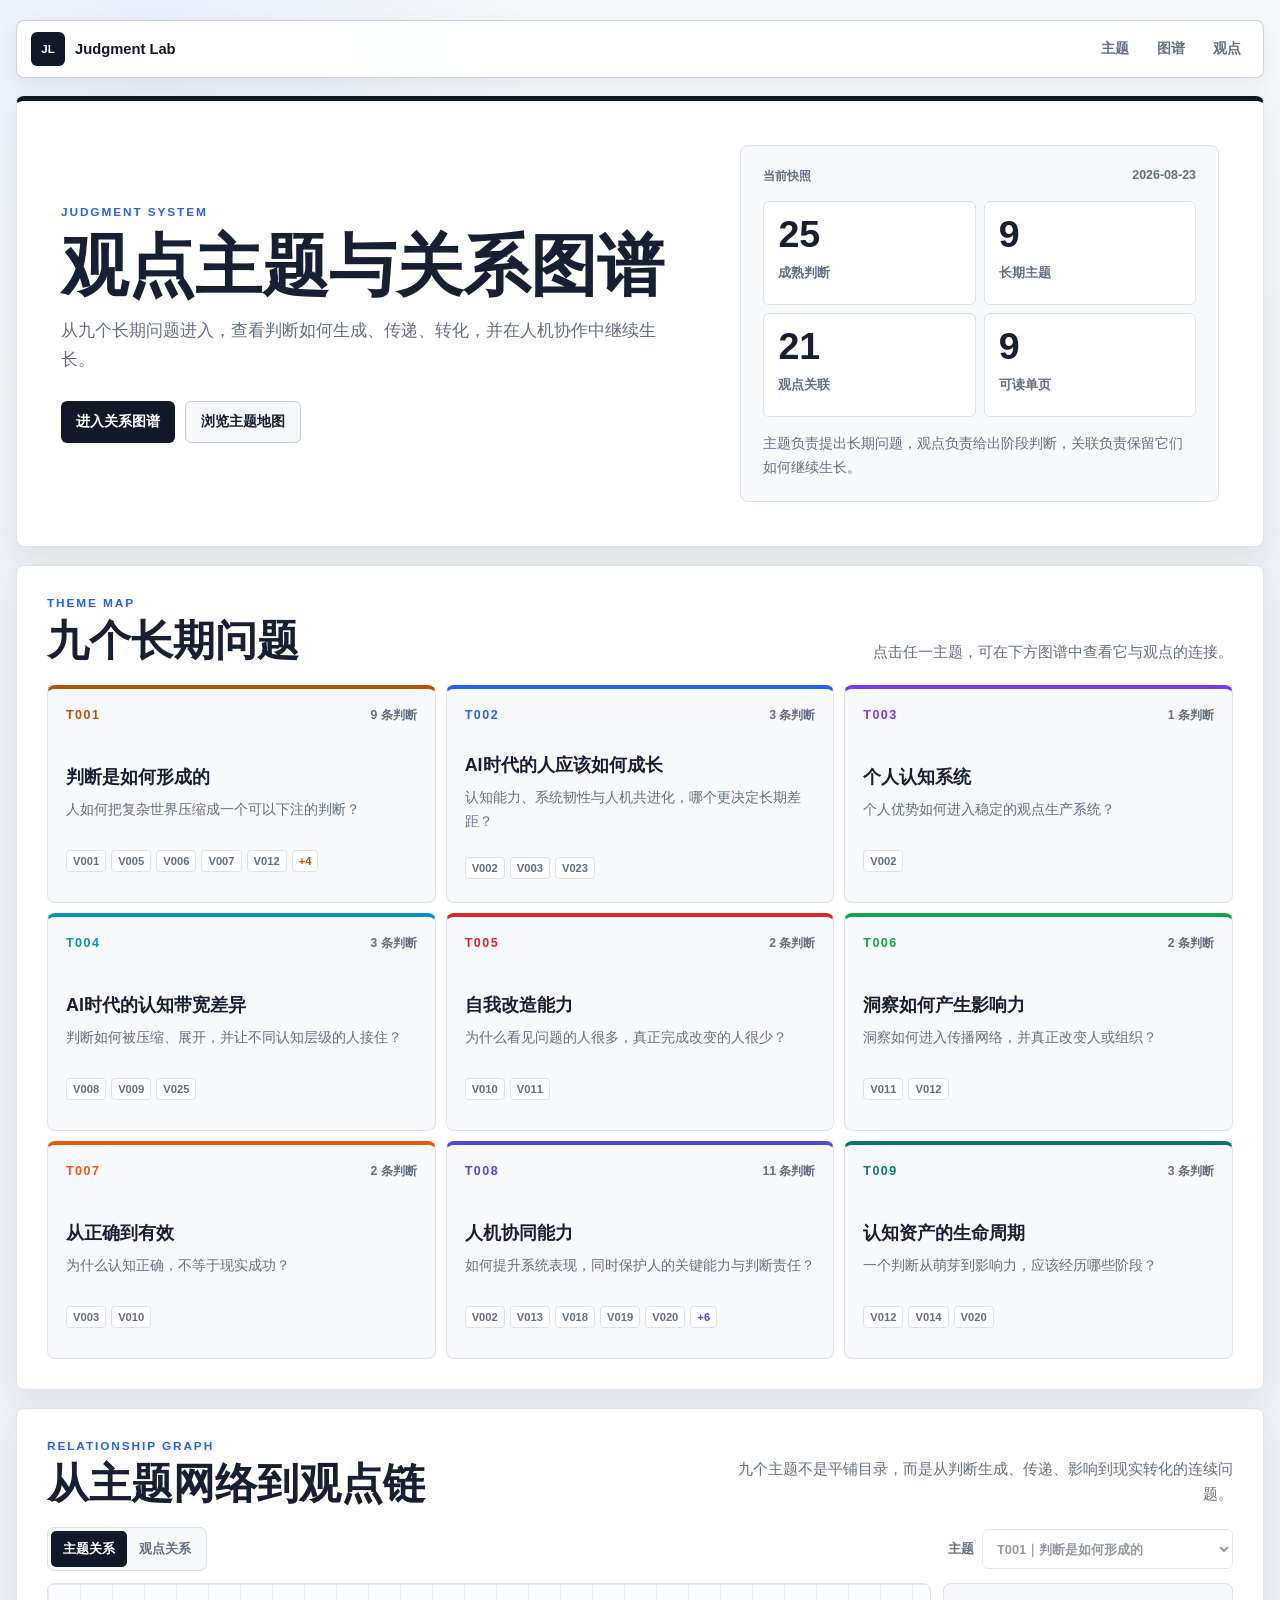
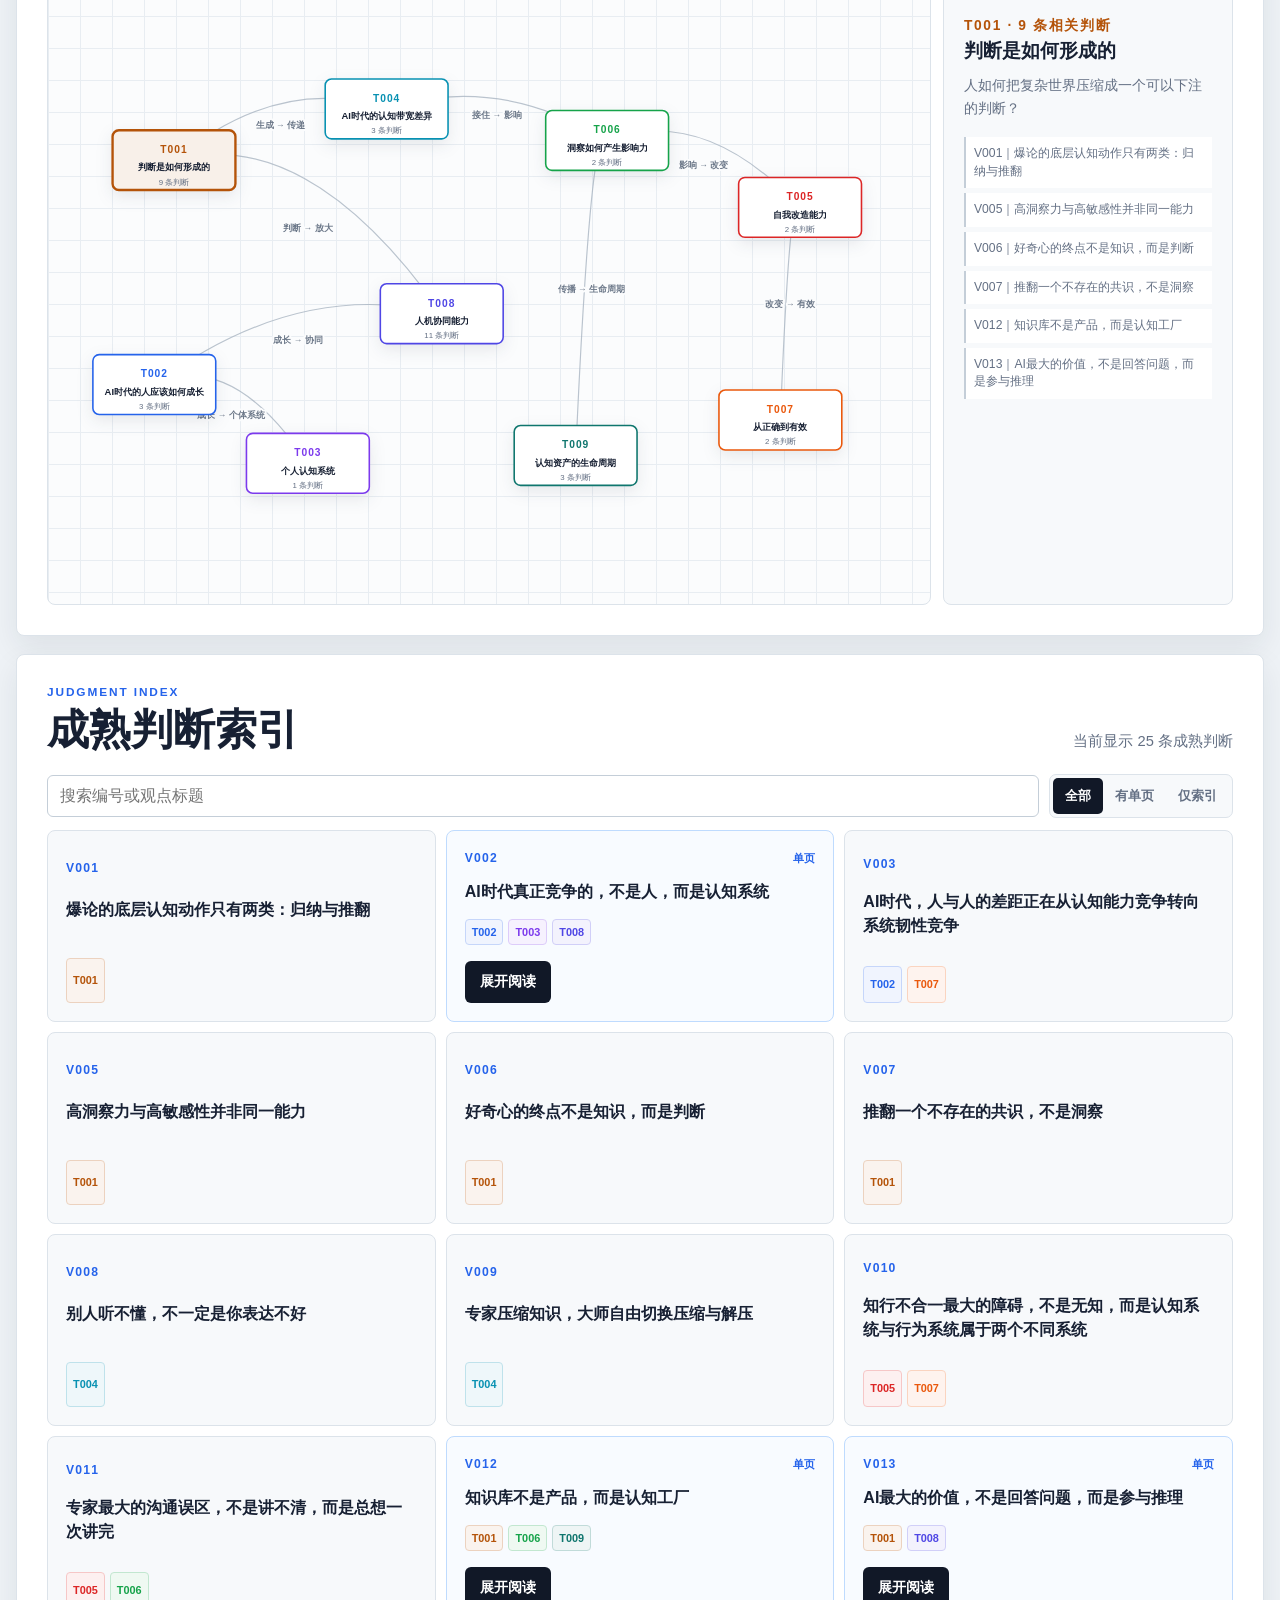
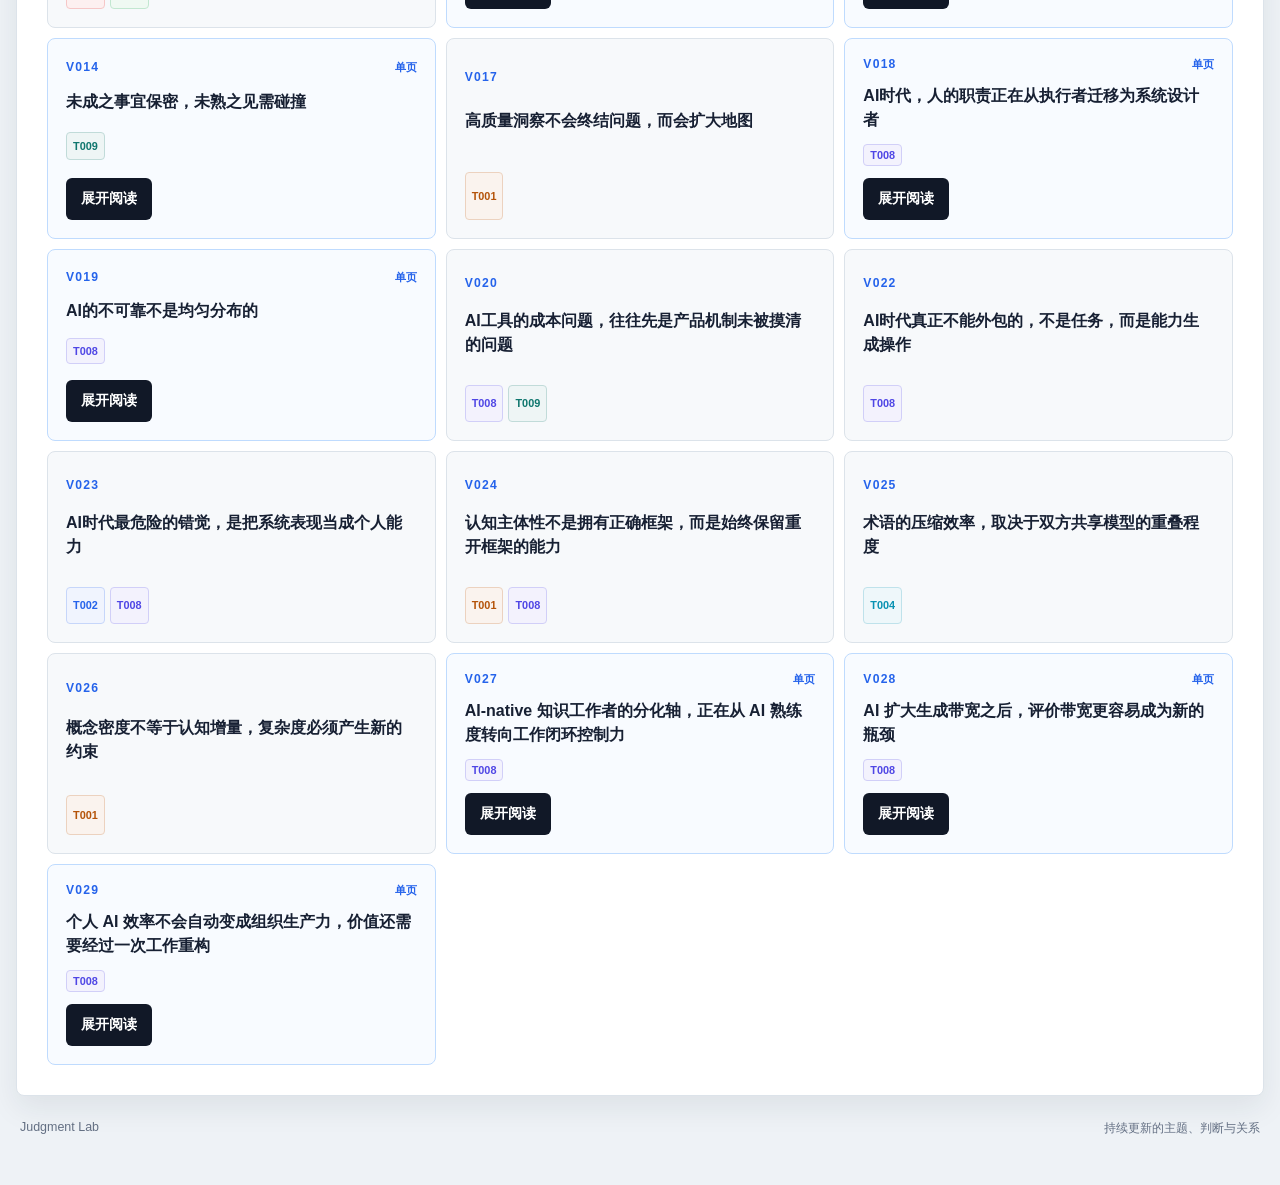
<file: index.html>
<!DOCTYPE html>
<html lang="zh-CN">
  <head>
    <meta charset="UTF-8" />
    <meta name="viewport" content="width=device-width, initial-scale=1.0" />
    <title>Judgment Lab｜观点主题与关系图谱</title>
    <meta
      name="description"
      content="Judgment Lab 的公开观点索引：从长期主题进入，查看判断之间的演化与关联。"
    />
    <link rel="stylesheet" href="./home.css" />
    <link rel="stylesheet" href="./site-shell.css?v=20260827" />
    <script src="./home.js" defer></script>
  </head>
  <body>
    <main class="page-shell">
      <nav class="topbar" aria-label="站点导航">
        <a class="brand" href="./index.html">
          <span class="brand-mark">JL</span>
          <span>Judgment Lab</span>
        </a>
        <div class="nav-links">
          <a href="#themes">主题</a>
          <a href="#graph">图谱</a>
          <a href="#views">观点</a>
        </div>
      </nav>

      <header class="overview reveal" data-reveal>
        <div class="overview-copy">
          <p class="eyebrow">Judgment System</p>
          <h1>观点主题与关系图谱</h1>
          <p class="overview-text">
            从九个长期问题进入，查看判断如何生成、传递、转化，并在人机协作中继续生长。
          </p>
          <div class="overview-actions">
            <a class="primary-link" href="#graph">进入关系图谱</a>
            <a class="secondary-link" href="#themes">浏览主题地图</a>
          </div>
        </div>

        <section class="snapshot" aria-label="观点库概览">
          <div class="snapshot-head">
            <span>当前快照</span>
            <time id="snapshot-date">2026-08-23</time>
          </div>
          <div class="metric-grid">
            <article>
              <strong id="view-count">25</strong>
              <span>成熟判断</span>
            </article>
            <article>
              <strong id="theme-count">9</strong>
              <span>长期主题</span>
            </article>
            <article>
              <strong id="connection-count">21</strong>
              <span>观点关联</span>
            </article>
            <article>
              <strong id="published-count">9</strong>
              <span>可读单页</span>
            </article>
          </div>
          <p class="snapshot-note">主题负责提出长期问题，观点负责给出阶段判断，关联负责保留它们如何继续生长。</p>
        </section>
      </header>

      <section class="section reveal" id="themes" data-reveal>
        <div class="section-head">
          <div>
            <p class="eyebrow">Theme Map</p>
            <h2>九个长期问题</h2>
          </div>
          <p>点击任一主题，可在下方图谱中查看它与观点的连接。</p>
        </div>
        <div class="theme-grid" id="theme-grid" aria-live="polite"></div>
      </section>

      <section class="section reveal" id="graph" data-reveal>
        <div class="section-head">
          <div>
            <p class="eyebrow">Relationship Graph</p>
            <h2>从主题网络到观点链</h2>
          </div>
          <p id="graph-caption">先看主题之间如何衔接，再进入单一主题观察内部观点。</p>
        </div>

        <div class="graph-toolbar" aria-label="图谱控制">
          <div class="segmented-control" role="group" aria-label="图谱模式">
            <button class="graph-mode is-active" type="button" data-graph-mode="themes">主题关系</button>
            <button class="graph-mode" type="button" data-graph-mode="judgments">观点关系</button>
          </div>
          <label class="theme-select-label" for="graph-theme-select">
            <span>主题</span>
            <select id="graph-theme-select" disabled></select>
          </label>
        </div>

        <div class="graph-layout">
          <div class="graph-stage" tabindex="0" aria-label="交互式观点关系图谱">
            <svg id="knowledge-graph" viewBox="0 0 1120 680" role="img" aria-labelledby="graph-title graph-desc">
              <title id="graph-title">观点主题与关系图谱</title>
              <desc id="graph-desc">主题模式展示九个主题之间的联系；观点模式展示所选主题中的判断及其关联。</desc>
            </svg>
          </div>
          <aside class="graph-inspector" id="graph-inspector" aria-live="polite">
            <p class="inspector-kicker">图谱说明</p>
            <h3>点击节点查看详情</h3>
            <p>主题节点会进入对应观点链；观点节点会显示完整标题、主题归属与公开单页入口。</p>
          </aside>
        </div>
      </section>

      <section class="section reveal" id="views" data-reveal>
        <div class="section-head">
          <div>
            <p class="eyebrow">Judgment Index</p>
            <h2>成熟判断索引</h2>
          </div>
          <p id="view-summary">按主题筛选或直接搜索；有完整单页的观点可以继续展开阅读。</p>
        </div>

        <div class="view-toolbar">
          <label class="search-field" for="view-search">
            <span class="sr-only">搜索观点</span>
            <input id="view-search" type="search" placeholder="搜索编号或观点标题" autocomplete="off" />
          </label>
          <div class="segmented-control" role="group" aria-label="观点页面筛选">
            <button class="view-filter is-active" type="button" data-view-filter="all">全部</button>
            <button class="view-filter" type="button" data-view-filter="published">有单页</button>
            <button class="view-filter" type="button" data-view-filter="index">仅索引</button>
          </div>
          <button class="clear-theme" id="clear-theme" type="button" hidden>清除主题筛选</button>
        </div>

        <div class="view-grid" id="view-grid" aria-live="polite"></div>
      </section>

      <footer class="site-footer">
        <span>Judgment Lab</span>
        <span>持续更新的主题、判断与关系</span>
      </footer>
    </main>
  </body>
</html>
</file>
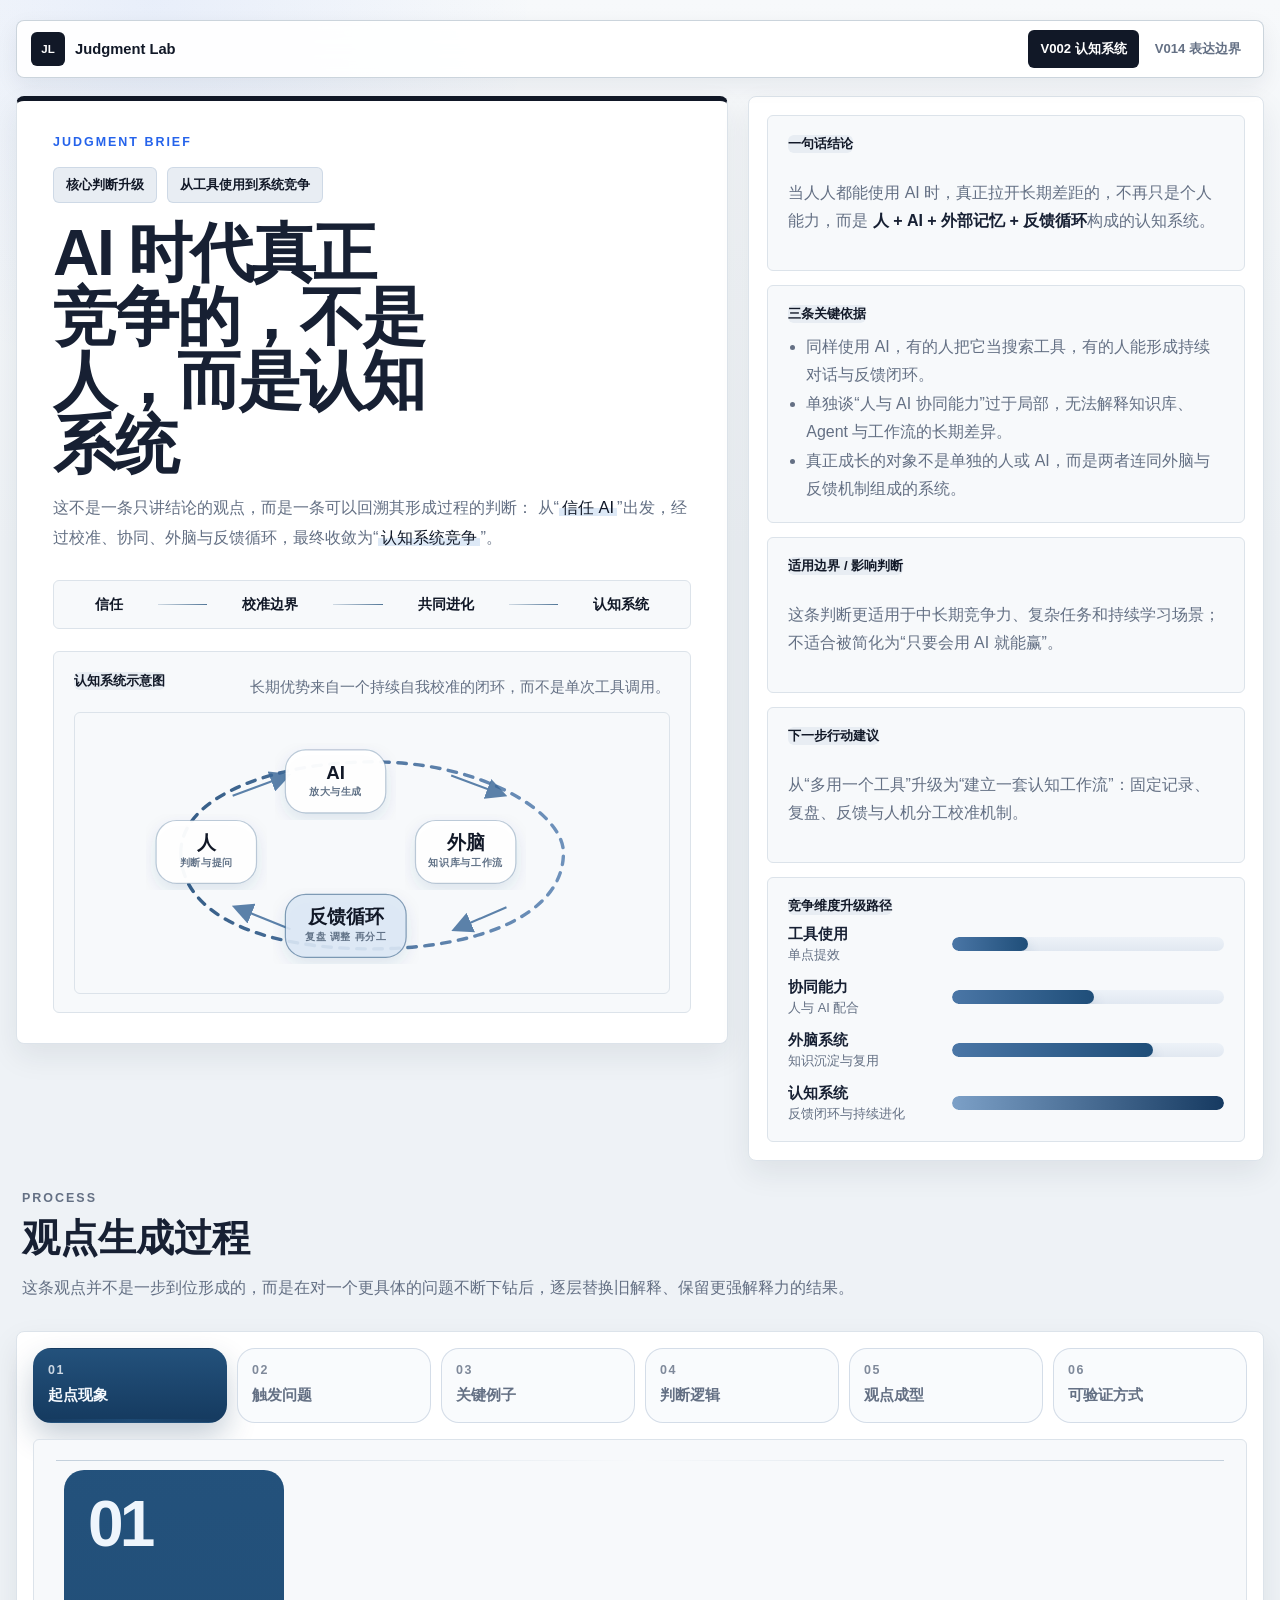
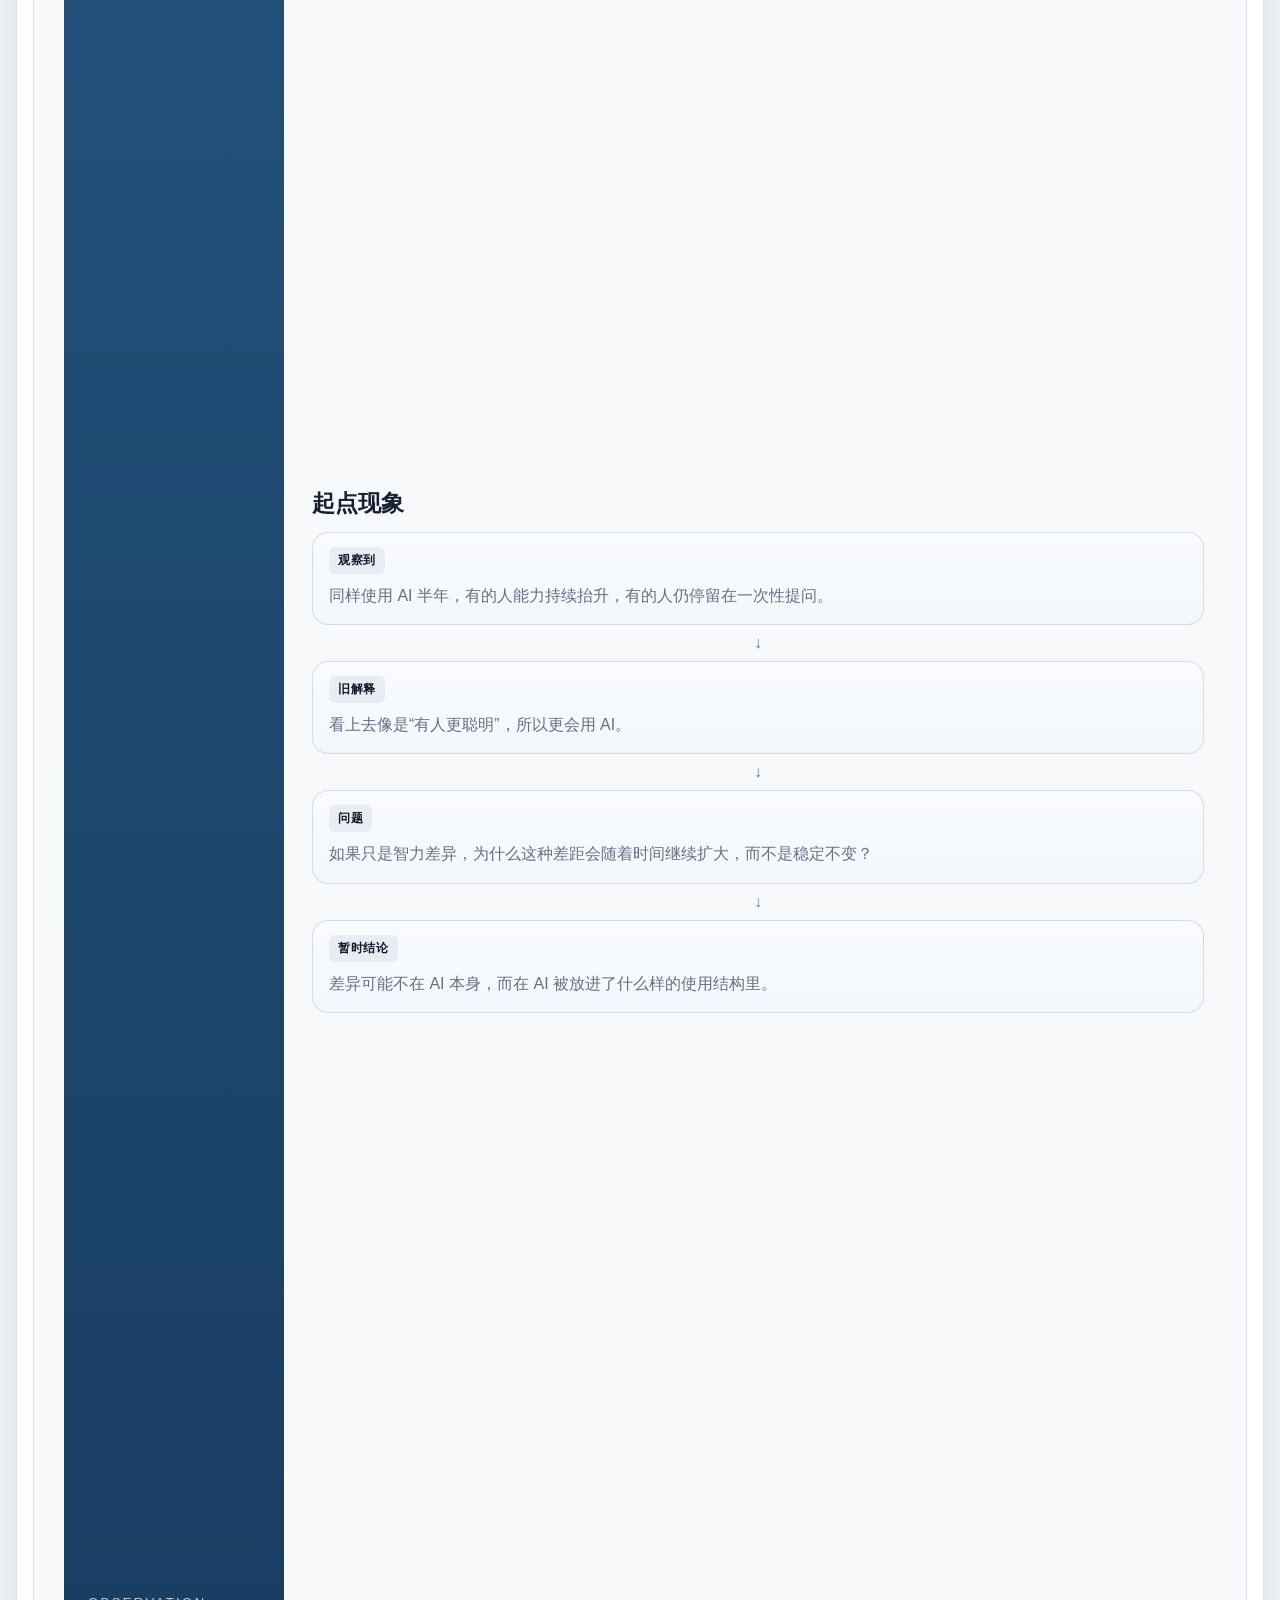
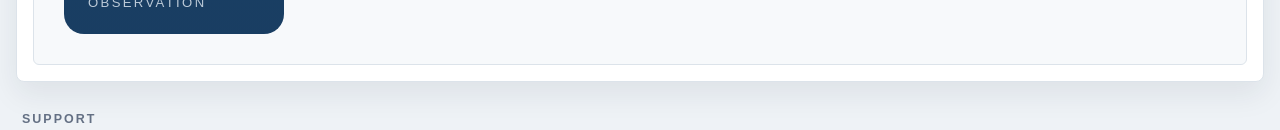
<file: v002.html>
<!DOCTYPE html>
<html lang="zh-CN">
  <head>
    <meta charset="UTF-8" />
    <meta name="viewport" content="width=device-width, initial-scale=1.0" />
    <title>观点汇报页｜认知系统</title>
    <link rel="stylesheet" href="./style.css?v=20260823-mobile" />
    <link rel="stylesheet" href="./site-shell.css?v=20260827" />
    <script src="./script.js" defer></script>
  </head>
  <body>
    <main class="page">
      <nav class="site-nav reveal" data-reveal aria-label="站点导航">
        <a class="site-brand" href="./index.html">Judgment Lab</a>
        <div class="site-nav-links">
          <a class="site-link is-active" href="./v002.html">V002 认知系统</a>
          <a class="site-link" href="./v014.html">V014 表达边界</a>
        </div>
      </nav>

      <header class="hero">
        <div class="hero-copy reveal" data-reveal>
          <p class="eyebrow">Judgment Brief</p>
          <div class="hero-kicker">
            <span>核心判断升级</span>
            <span>从工具使用到系统竞争</span>
          </div>
          <h1>AI 时代真正竞争的，不是人，而是认知系统</h1>
          <p class="hero-note">
            这不是一条只讲结论的观点，而是一条可以回溯其形成过程的判断：
            从“<span class="text-highlight">信任 AI</span>”出发，经过校准、协同、外脑与反馈循环，最终收敛为“<span class="text-highlight">认知系统竞争</span>”。
          </p>
          <div class="hero-path">
            <span>信任</span>
            <i></i>
            <span>校准边界</span>
            <i></i>
            <span>共同进化</span>
            <i></i>
            <span>认知系统</span>
          </div>

          <section class="hero-diagram">
            <div class="diagram-head">
              <span class="label">认知系统示意图</span>
              <p>长期优势来自一个持续自我校准的闭环，而不是单次工具调用。</p>
            </div>
            <div class="diagram-shell">
              <svg viewBox="0 0 680 310" role="img" aria-label="人、AI、外脑、反馈循环再回到人的闭环结构">
                <defs>
                  <linearGradient id="loopStroke" x1="0%" y1="0%" x2="100%" y2="0%">
                    <stop offset="0%" stop-color="#204c7a" />
                    <stop offset="100%" stop-color="#5f86b4" />
                  </linearGradient>
                  <filter id="softGlow">
                    <feDropShadow dx="0" dy="8" stdDeviation="10" flood-color="#204c7a" flood-opacity="0.12" />
                  </filter>
                  <marker id="arrowTip" markerWidth="10" markerHeight="10" refX="7" refY="5" orient="auto">
                    <path d="M0,0 L10,5 L0,10 z" fill="#3a6798"></path>
                  </marker>
                </defs>

                <path
                  class="loop-path"
                  d="M115 155 C115 85, 235 48, 340 48 C470 48, 565 108, 565 155 C565 230, 460 268, 340 268 C210 268, 115 228, 115 155"
                ></path>

                <line class="loop-arrow" x1="176" y1="88" x2="238" y2="65"></line>
                <line class="loop-arrow" x1="433" y1="64" x2="492" y2="86"></line>
                <line class="loop-arrow" x1="498" y1="219" x2="440" y2="244"></line>
                <line class="loop-arrow" x1="244" y1="245" x2="182" y2="220"></line>

                <g class="loop-node" transform="translate(86 117)">
                  <rect width="118" height="74" rx="24"></rect>
                  <text x="59" y="34">人</text>
                  <text x="59" y="53" class="node-sub">判断与提问</text>
                </g>

                <g class="loop-node" transform="translate(238 34)">
                  <rect width="118" height="74" rx="24"></rect>
                  <text x="59" y="34">AI</text>
                  <text x="59" y="53" class="node-sub">放大与生成</text>
                </g>

                <g class="loop-node" transform="translate(391 117)">
                  <rect width="118" height="74" rx="24"></rect>
                  <text x="59" y="34">外脑</text>
                  <text x="59" y="53" class="node-sub">知识库与工作流</text>
                </g>

                <g class="loop-node node-emphasis" transform="translate(238 204)">
                  <rect width="142" height="74" rx="24"></rect>
                  <text x="71" y="34">反馈循环</text>
                  <text x="71" y="53" class="node-sub">复盘 调整 再分工</text>
                </g>
              </svg>
            </div>
          </section>
        </div>
        <aside class="summary-card reveal" data-reveal>
          <div class="summary-block reveal" data-reveal>
            <span class="label">一句话结论</span>
            <p>
              当人人都能使用 AI 时，真正拉开长期差距的，不再只是个人能力，而是
              <strong>人 + AI + 外部记忆 + 反馈循环</strong>构成的认知系统。
            </p>
          </div>

          <div class="summary-block reveal" data-reveal>
            <span class="label">三条关键依据</span>
            <ul>
              <li>同样使用 AI，有的人把它当搜索工具，有的人能形成持续对话与反馈闭环。</li>
              <li>单独谈“人与 AI 协同能力”过于局部，无法解释知识库、Agent 与工作流的长期差异。</li>
              <li>真正成长的对象不是单独的人或 AI，而是两者连同外脑与反馈机制组成的系统。</li>
            </ul>
          </div>

          <div class="summary-block reveal" data-reveal>
            <span class="label">适用边界 / 影响判断</span>
            <p>
              这条判断更适用于中长期竞争力、复杂任务和持续学习场景；不适合被简化为“只要会用 AI 就能赢”。
            </p>
          </div>

          <div class="summary-block reveal" data-reveal>
            <span class="label">下一步行动建议</span>
            <p>
              从“多用一个工具”升级为“建立一套认知工作流”：固定记录、复盘、反馈与人机分工校准机制。
            </p>
          </div>

          <div class="summary-block chart-block reveal" data-reveal>
            <span class="label">竞争维度升级路径</span>
            <div class="upgrade-chart" aria-label="竞争维度从工具使用升级到认知系统的路径图">
              <div class="chart-row">
                <div class="chart-meta">
                  <strong>工具使用</strong>
                  <span>单点提效</span>
                </div>
                <div class="chart-bar"><span style="--bar: 28%"></span></div>
              </div>
              <div class="chart-row">
                <div class="chart-meta">
                  <strong>协同能力</strong>
                  <span>人与 AI 配合</span>
                </div>
                <div class="chart-bar"><span style="--bar: 52%"></span></div>
              </div>
              <div class="chart-row">
                <div class="chart-meta">
                  <strong>外脑系统</strong>
                  <span>知识沉淀与复用</span>
                </div>
                <div class="chart-bar"><span style="--bar: 74%"></span></div>
              </div>
              <div class="chart-row">
                <div class="chart-meta">
                  <strong>认知系统</strong>
                  <span>反馈闭环与持续进化</span>
                </div>
                <div class="chart-bar chart-bar-emphasis"><span style="--bar: 100%"></span></div>
              </div>
            </div>
          </div>
        </aside>
      </header>

      <section class="section reveal" data-reveal>
        <div class="section-head">
          <p class="eyebrow">Process</p>
          <h2>观点生成过程</h2>
          <p>
            这条观点并不是一步到位形成的，而是在对一个更具体的问题不断下钻后，逐层替换旧解释、保留更强解释力的结果。
          </p>
        </div>

        <div class="process-board reveal" data-reveal data-process-board>
          <nav class="process-nav" aria-label="观点生成过程步骤">
            <button class="process-pill is-active" type="button" data-step="0">
              <span class="pill-index">01</span>
              <span class="pill-label">起点现象</span>
            </button>
            <button class="process-pill" type="button" data-step="1">
              <span class="pill-index">02</span>
              <span class="pill-label">触发问题</span>
            </button>
            <button class="process-pill" type="button" data-step="2">
              <span class="pill-index">03</span>
              <span class="pill-label">关键例子</span>
            </button>
            <button class="process-pill" type="button" data-step="3">
              <span class="pill-index">04</span>
              <span class="pill-label">判断逻辑</span>
            </button>
            <button class="process-pill" type="button" data-step="4">
              <span class="pill-index">05</span>
              <span class="pill-label">观点成型</span>
            </button>
            <button class="process-pill" type="button" data-step="5">
              <span class="pill-index">06</span>
              <span class="pill-label">可验证方式</span>
            </button>
          </nav>

          <div class="process-stage">
            <article class="stage-panel is-active" data-panel="0">
              <div class="stage-meta">
                <span class="stage-index">01</span>
                <p class="stage-tag">Observation</p>
              </div>
              <div class="stage-copy">
                <h3>起点现象</h3>
                <div class="reasoning-chain">
                  <article class="chain-item">
                    <span class="chain-label">观察到</span>
                    <p>同样使用 AI 半年，有的人能力持续抬升，有的人仍停留在一次性提问。</p>
                  </article>
                  <span class="chain-arrow">↓</span>
                  <article class="chain-item">
                    <span class="chain-label">旧解释</span>
                    <p>看上去像是“有人更聪明”，所以更会用 AI。</p>
                  </article>
                  <span class="chain-arrow">↓</span>
                  <article class="chain-item">
                    <span class="chain-label">问题</span>
                    <p>如果只是智力差异，为什么这种差距会随着时间继续扩大，而不是稳定不变？</p>
                  </article>
                  <span class="chain-arrow">↓</span>
                  <article class="chain-item">
                    <span class="chain-label">暂时结论</span>
                    <p>差异可能不在 AI 本身，而在 AI 被放进了什么样的使用结构里。</p>
                  </article>
                </div>
              </div>
            </article>

            <article class="stage-panel" data-panel="1">
              <div class="stage-meta">
                <span class="stage-index">02</span>
                <p class="stage-tag">Question</p>
              </div>
              <div class="stage-copy">
                <h3>触发问题</h3>
                <div class="reasoning-chain">
                  <article class="chain-item">
                    <span class="chain-label">发现</span>
                    <p>单纯把差异解释为 Prompt 能力，解释不了长期复利。</p>
                  </article>
                  <span class="chain-arrow">↓</span>
                  <article class="chain-item">
                    <span class="chain-label">继续追问</span>
                    <p>到底是什么在累积？是回答质量，还是回答之外的东西？</p>
                  </article>
                  <span class="chain-arrow">↓</span>
                  <article class="chain-item">
                    <span class="chain-label">被排除</span>
                    <p>模型版本、提示词技巧、使用频率，都不足以单独解释这种长期差异。</p>
                  </article>
                  <span class="chain-arrow">↓</span>
                  <article class="chain-item">
                    <span class="chain-label">推进方向</span>
                    <p>真正需要找的，是一个会持续积累、持续修正的竞争单位。</p>
                  </article>
                </div>
              </div>
            </article>

            <article class="stage-panel" data-panel="2">
              <div class="stage-meta">
                <span class="stage-index">03</span>
                <p class="stage-tag">Example</p>
              </div>
              <div class="stage-copy">
                <h3>关键例子</h3>
                <div class="reasoning-chain">
                  <article class="chain-item">
                    <span class="chain-label">案例 A</span>
                    <p>用完 AI 就结束，答案没有进入记录、复盘和下一轮提问。</p>
                  </article>
                  <span class="chain-arrow">↓</span>
                  <article class="chain-item">
                    <span class="chain-label">案例 B</span>
                    <p>回答被记录、被改写、被追问，再进入下一次决策。</p>
                  </article>
                  <span class="chain-arrow">↓</span>
                  <article class="chain-item">
                    <span class="chain-label">差异显现</span>
                    <p>前者只有一次性交互，后者开始形成“记录 → 复盘 → 再提问”的连续结构。</p>
                  </article>
                  <span class="chain-arrow">↓</span>
                  <div class="mini-flow">
                    <span>一次性调用</span>
                    <span>记录沉淀</span>
                    <span>复盘修正</span>
                    <span>再提问</span>
                  </div>
                </div>
              </div>
            </article>

            <article class="stage-panel" data-panel="3">
              <div class="stage-meta">
                <span class="stage-index">04</span>
                <p class="stage-tag">Logic</p>
              </div>
              <div class="stage-copy">
                <h3>判断逻辑</h3>
                <div class="reasoning-chain">
                  <article class="chain-item">
                    <span class="chain-label">修正前提</span>
                    <p>人与 AI 不是一次协作，而是一种可以重复、校正、重构的循环关系。</p>
                  </article>
                  <span class="chain-arrow">↓</span>
                  <article class="chain-item">
                    <span class="chain-label">新解释</span>
                    <p>真正的差异，不在于这次问得多好，而在于这次输出是否被纳入下一轮思考。</p>
                  </article>
                  <span class="chain-arrow">↓</span>
                  <div class="logic-loop">
                    <span>人</span>
                    <i></i>
                    <span>AI</span>
                    <i></i>
                    <span>记录</span>
                    <i></i>
                    <span>反馈</span>
                    <i></i>
                    <span>再次提问</span>
                  </div>
                  <span class="chain-arrow">↓</span>
                  <article class="chain-item">
                    <span class="chain-label">逻辑结果</span>
                    <p>一旦进入循环，竞争的核心就不再是单次能力，而是整套循环是否持续运行。</p>
                  </article>
                </div>
              </div>
            </article>

            <article class="stage-panel" data-panel="4">
              <div class="stage-meta">
                <span class="stage-index">05</span>
                <p class="stage-tag">Conclusion</p>
              </div>
              <div class="stage-copy">
                <h3>观点成型</h3>
                <div class="reasoning-chain">
                  <article class="chain-item">
                    <span class="chain-label">被放弃</span>
                    <p>“人与 AI 协同能力”仍然太窄，只解释了一段关系，没有解释沉淀和反馈。</p>
                  </article>
                  <span class="chain-arrow">↓</span>
                  <article class="chain-item">
                    <span class="chain-label">概念升级</span>
                    <p>竞争单位从“个人”升级为“人 + AI + 外部记忆 + 反馈机制”的整体。</p>
                  </article>
                  <span class="chain-arrow">↓</span>
                  <article class="chain-item chain-item-strong">
                    <span class="chain-label">最终表达</span>
                    <p><strong><span class="text-highlight">AI 时代真正竞争的，是认知系统和认知系统。</span></strong></p>
                  </article>
                </div>
              </div>
            </article>

            <article class="stage-panel" data-panel="5">
              <div class="stage-meta">
                <span class="stage-index">06</span>
                <p class="stage-tag">Validation</p>
              </div>
              <div class="stage-copy">
                <h3>可验证方式</h3>
                <div class="reasoning-chain">
                  <article class="chain-item">
                    <span class="chain-label">未来 90 天观察</span>
                    <p>不要只看谁问得更快，而要看谁在持续形成可复用的工作结构。</p>
                  </article>
                  <span class="chain-arrow">↓</span>
                  <article class="chain-item">
                    <span class="chain-label">重点信号</span>
                    <p>是否存在稳定的记录、反馈、复盘，以及据此再分工的闭环。</p>
                  </article>
                  <span class="chain-arrow">↓</span>
                  <article class="chain-item">
                    <span class="chain-label">验证标准</span>
                    <p>如果闭环存在，能力差距会继续扩大；如果没有，优势大多停留在工具熟练度层。</p>
                  </article>
                </div>
              </div>
            </article>
          </div>
        </div>
      </section>

      <section class="section split-section reveal" data-reveal>
        <div class="section-head">
          <p class="eyebrow">Support</p>
          <h2>补充材料</h2>
        </div>

        <div class="support-grid">
          <article class="panel support-panel support-panel-quotes reveal" data-reveal>
            <h3>核心引文</h3>
            <div class="quote-stack">
              <article class="quote-card">
                <p class="quote-mark">“</p>
                <p class="quote-text">信任只是进入循环的门票。</p>
                <p class="quote-note">用于界定：信任是起点，不是最终竞争力。</p>
              </article>
              <article class="quote-card">
                <p class="quote-mark">“</p>
                <p class="quote-text">真正成长的并不是人，或者 AI，而是人 + AI + 外部记忆 + 反馈循环组成的系统。</p>
                <p class="quote-note">用于支撑：竞争单位已经从个体升级为系统。</p>
              </article>
              <article class="quote-card">
                <p class="quote-mark">“</p>
                <p class="quote-text">协同能力只是认知系统的一部分。</p>
                <p class="quote-note">用于修正：只谈协同，还不足以解释长期差异。</p>
              </article>
            </div>
          </article>

          <article class="panel support-panel support-panel-graph reveal" data-reveal>
            <h3>元发现图谱</h3>
            <div class="meta-graph" data-meta-graph>
              <div class="meta-map-wrap">
                <div class="meta-map-head">
                  <span class="label">网络定位</span>
                  <p>从主题源头进入，经关键转折收敛到当前观点，再延伸出下一步问题。</p>
                </div>
                <div class="meta-map" role="group" aria-label="当前观点在观点网络中的位置">
                  <button class="meta-node" type="button" data-node="source">
                    <span class="meta-node-index">01</span>
                    <span class="meta-node-type">主题源头</span>
                    <strong>AI 时代人的成长问题</strong>
                  </button>
                  <i class="meta-link" data-link="source-turn"></i>
                  <button class="meta-node" type="button" data-node="turn">
                    <span class="meta-node-index">02</span>
                    <span class="meta-node-type">关键转折</span>
                    <strong>信任不是结论</strong>
                  </button>
                  <i class="meta-link" data-link="turn-current"></i>
                  <button class="meta-node is-current" type="button" data-node="current">
                    <span class="meta-node-index">03</span>
                    <span class="meta-node-type">当前观点</span>
                    <strong>竞争单位升级为认知系统</strong>
                  </button>
                  <i class="meta-link" data-link="current-extension"></i>
                  <button class="meta-node" type="button" data-node="extension">
                    <span class="meta-node-index">04</span>
                    <span class="meta-node-type">延伸问题</span>
                    <strong>系统如何形成长期复利</strong>
                  </button>
                </div>
              </div>

              <article class="meta-detail meta-detail-card">
                <span class="label">节点说明</span>
                <h4 data-meta-title>当前观点</h4>
                <p data-meta-body>
                  这条观点并不是孤立判断，而是从“AI 时代人该如何成长”这个大主题里，经由对“信任”“协同”“外脑”“反馈循环”的连续修正后收敛出来的阶段性结论。
                </p>
                <div class="meta-detail-tags">
                  <span data-meta-tag="0">主题归属</span>
                  <span data-meta-tag="1">概念修正</span>
                  <span data-meta-tag="2">下一步追问</span>
                </div>
              </article>
            </div>
          </article>

          <article class="panel support-panel support-panel-sources reveal" data-reveal>
            <h3>资料来源</h3>
            <div class="source-cards">
              <article class="source-card">
                <strong>V002 AI时代真正竞争的，不是人，而是认知系统.md</strong>
                <p>成熟观点原卡，提供核心判断、系统组成、系统角色与被修正路径。</p>
              </article>
              <article class="source-card">
                <strong>E001 V002 认知系统的完整推导链.md</strong>
                <p>提供从“信任”到“协同进化、外脑、认知系统”的完整升级链路。</p>
              </article>
              <article class="source-card">
                <strong>T002 AI时代的人应该如何成长.md</strong>
                <p>给出更上位主题，说明这条观点回答的是 AI 时代长期成长与竞争单位问题。</p>
              </article>
              <article class="source-card">
                <strong>GPT 思辨观点.md</strong>
                <p>确认 V002 仍位于当前成熟观点主线中，并与后续 V003 等判断形成连续关系。</p>
              </article>
            </div>
          </article>
        </div>
      </section>
    </main>
  </body>
</html>
</file>
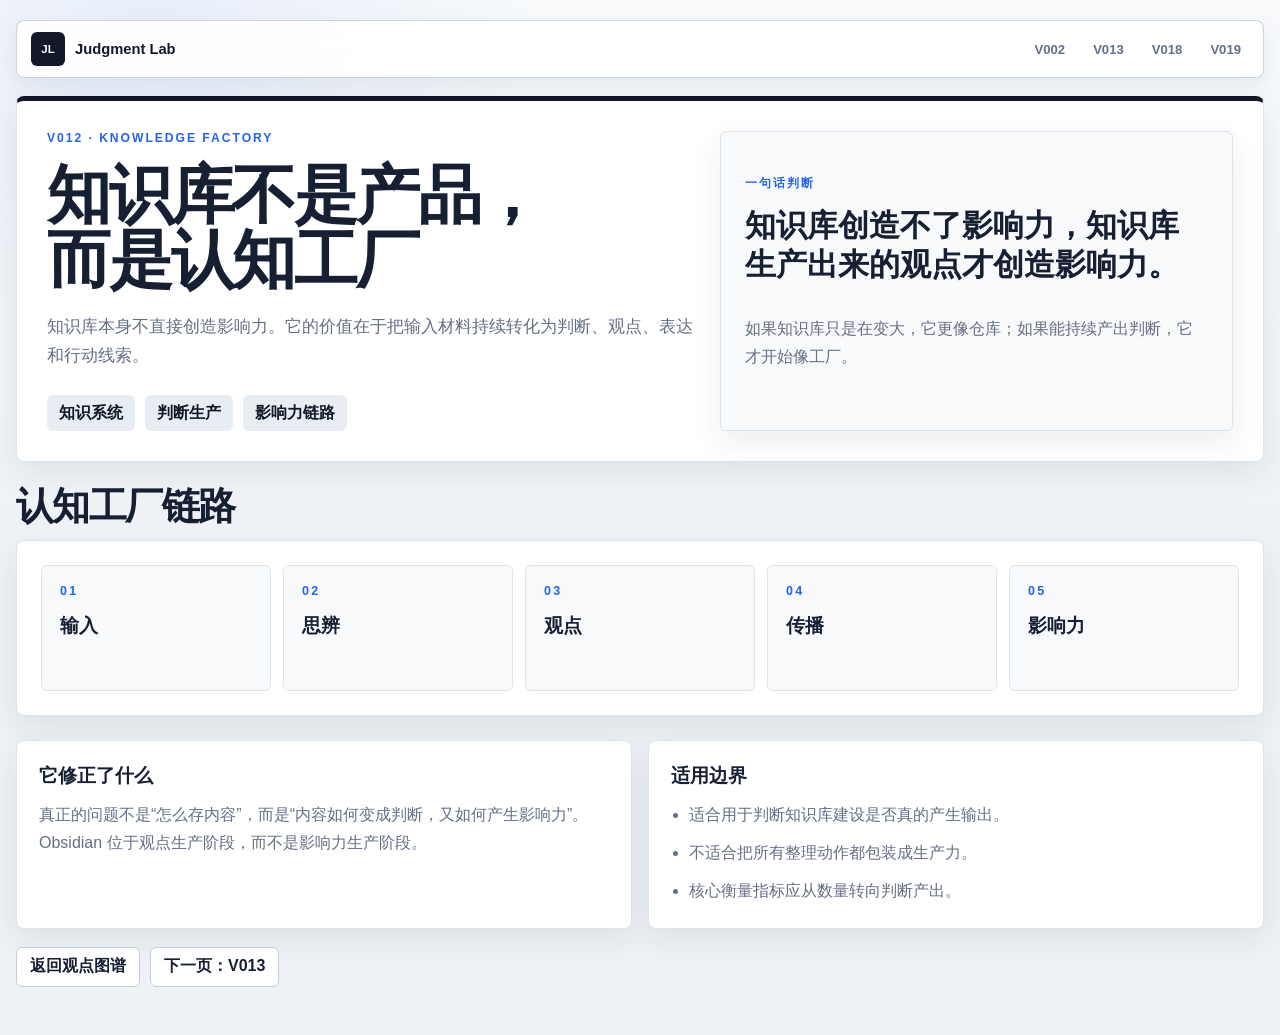
<file: v012.html>
<!DOCTYPE html>
<html lang="zh-CN">
  <head>
    <meta charset="UTF-8" />
    <meta name="viewport" content="width=device-width, initial-scale=1.0" />
    <title>V012｜知识库不是产品，而是认知工厂</title>
    <link rel="stylesheet" href="./brief.css?v=20260823-mobile" />
    <link rel="stylesheet" href="./site-shell.css?v=20260827" />
  </head>
  <body>
    <main class="brief-page">
      <nav class="site-nav" aria-label="站点导航">
        <a class="brand" href="./index.html">Judgment Lab</a>
        <div class="nav-links">
          <a href="./v002.html">V002</a>
          <a href="./v013.html">V013</a>
          <a href="./v018.html">V018</a>
          <a href="./v019.html">V019</a>
        </div>
      </nav>

      <section class="hero">
        <div>
          <p class="eyebrow">V012 · Knowledge Factory</p>
          <h1>知识库不是产品，而是认知工厂</h1>
          <p class="lead">
            知识库本身不直接创造影响力。它的价值在于把输入材料持续转化为判断、观点、表达和行动线索。
          </p>
          <div class="hero-badges">
            <span class="pill">知识系统</span>
            <span class="pill">判断生产</span>
            <span class="pill">影响力链路</span>
          </div>
        </div>
        <aside class="summary-card">
          <span class="eyebrow">一句话判断</span>
          <strong>知识库创造不了影响力，知识库生产出来的观点才创造影响力。</strong>
          <p>如果知识库只是在变大，它更像仓库；如果能持续产出判断，它才开始像工厂。</p>
        </aside>
      </section>

      <section class="section">
        <h2>认知工厂链路</h2>
        <div class="model-card">
          <div class="flow">
            <div class="flow-step"><span>01</span><b>输入</b></div>
            <div class="flow-step"><span>02</span><b>思辨</b></div>
            <div class="flow-step"><span>03</span><b>观点</b></div>
            <div class="flow-step"><span>04</span><b>传播</b></div>
            <div class="flow-step"><span>05</span><b>影响力</b></div>
          </div>
        </div>
      </section>

      <section class="section content-grid">
        <article class="logic-card">
          <h3>它修正了什么</h3>
          <p>真正的问题不是“怎么存内容”，而是“内容如何变成判断，又如何产生影响力”。Obsidian 位于观点生产阶段，而不是影响力生产阶段。</p>
        </article>
        <article class="boundary-card">
          <h3>适用边界</h3>
          <ul>
            <li>适合用于判断知识库建设是否真的产生输出。</li>
            <li>不适合把所有整理动作都包装成生产力。</li>
            <li>核心衡量指标应从数量转向判断产出。</li>
          </ul>
        </article>
      </section>

      <div class="page-actions">
        <a class="back-link" href="./index.html">返回观点图谱</a>
        <a class="back-link" href="./v013.html">下一页：V013</a>
      </div>
    </main>
  </body>
</html>
</file>
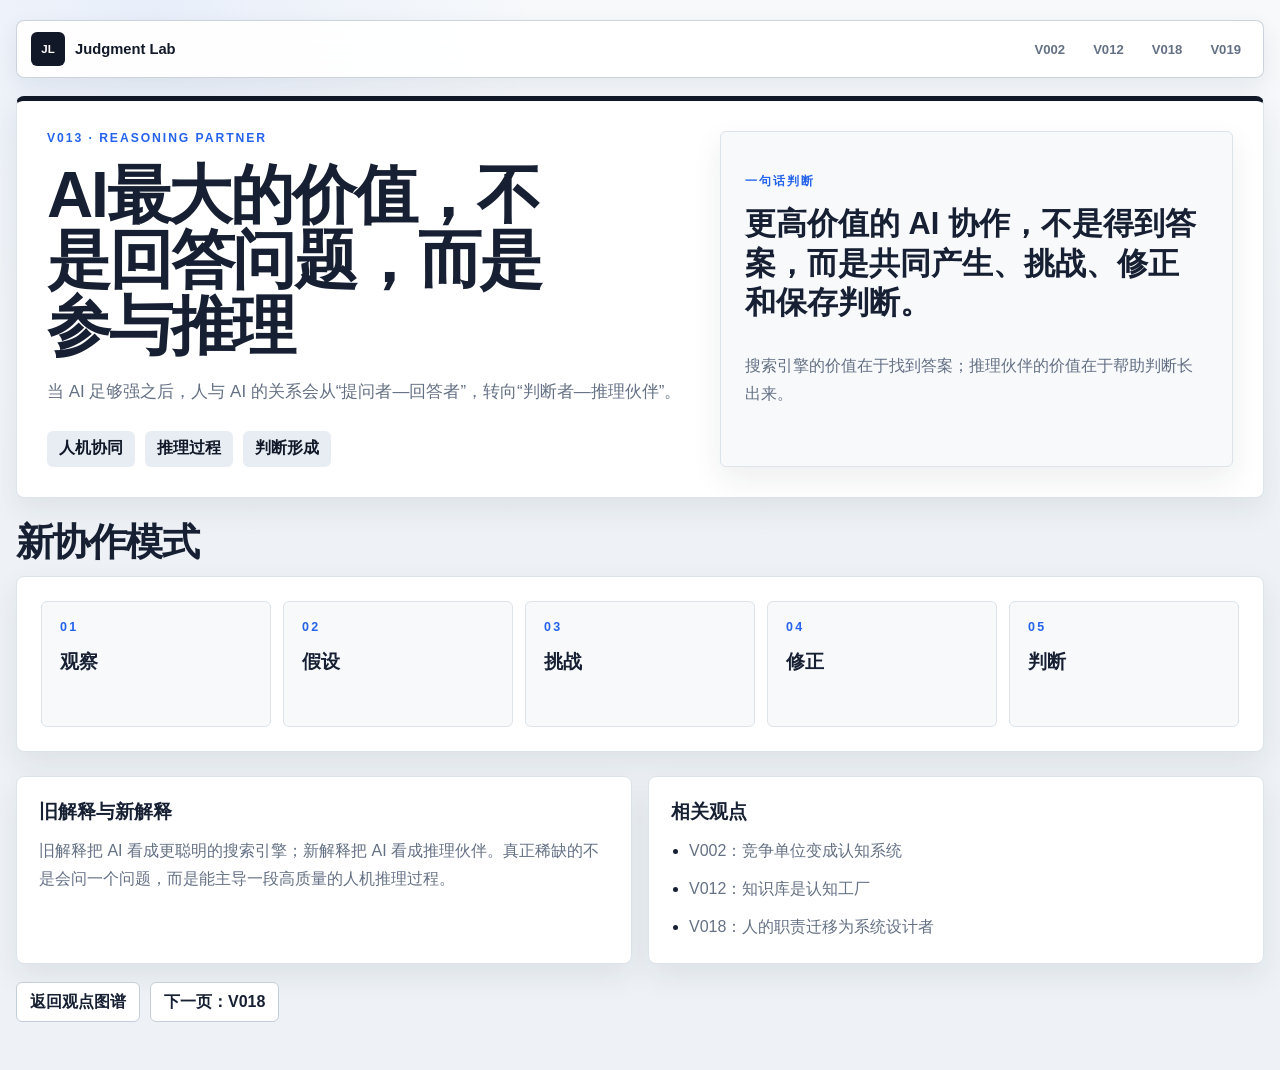
<file: v013.html>
<!DOCTYPE html>
<html lang="zh-CN">
  <head>
    <meta charset="UTF-8" />
    <meta name="viewport" content="width=device-width, initial-scale=1.0" />
    <title>V013｜AI最大的价值，不是回答问题，而是参与推理</title>
    <link rel="stylesheet" href="./brief.css?v=20260823-mobile" />
    <link rel="stylesheet" href="./site-shell.css?v=20260827" />
  </head>
  <body>
    <main class="brief-page">
      <nav class="site-nav" aria-label="站点导航">
        <a class="brand" href="./index.html">Judgment Lab</a>
        <div class="nav-links">
          <a href="./v002.html">V002</a>
          <a href="./v012.html">V012</a>
          <a href="./v018.html">V018</a>
          <a href="./v019.html">V019</a>
        </div>
      </nav>

      <section class="hero">
        <div>
          <p class="eyebrow">V013 · Reasoning Partner</p>
          <h1>AI最大的价值，不是回答问题，而是参与推理</h1>
          <p class="lead">
            当 AI 足够强之后，人与 AI 的关系会从“提问者—回答者”，转向“判断者—推理伙伴”。
          </p>
          <div class="hero-badges">
            <span class="pill">人机协同</span>
            <span class="pill">推理过程</span>
            <span class="pill">判断形成</span>
          </div>
        </div>
        <aside class="summary-card">
          <span class="eyebrow">一句话判断</span>
          <strong>更高价值的 AI 协作，不是得到答案，而是共同产生、挑战、修正和保存判断。</strong>
          <p>搜索引擎的价值在于找到答案；推理伙伴的价值在于帮助判断长出来。</p>
        </aside>
      </section>

      <section class="section">
        <h2>新协作模式</h2>
        <div class="model-card">
          <div class="flow">
            <div class="flow-step"><span>01</span><b>观察</b></div>
            <div class="flow-step"><span>02</span><b>假设</b></div>
            <div class="flow-step"><span>03</span><b>挑战</b></div>
            <div class="flow-step"><span>04</span><b>修正</b></div>
            <div class="flow-step"><span>05</span><b>判断</b></div>
          </div>
        </div>
      </section>

      <section class="section content-grid">
        <article class="logic-card">
          <h3>旧解释与新解释</h3>
          <p>旧解释把 AI 看成更聪明的搜索引擎；新解释把 AI 看成推理伙伴。真正稀缺的不是会问一个问题，而是能主导一段高质量的人机推理过程。</p>
        </article>
        <article class="related-card">
          <h3>相关观点</h3>
          <ul>
            <li><a href="./v002.html">V002：竞争单位变成认知系统</a></li>
            <li><a href="./v012.html">V012：知识库是认知工厂</a></li>
            <li><a href="./v018.html">V018：人的职责迁移为系统设计者</a></li>
          </ul>
        </article>
      </section>

      <div class="page-actions">
        <a class="back-link" href="./index.html">返回观点图谱</a>
        <a class="back-link" href="./v018.html">下一页：V018</a>
      </div>
    </main>
  </body>
</html>
</file>
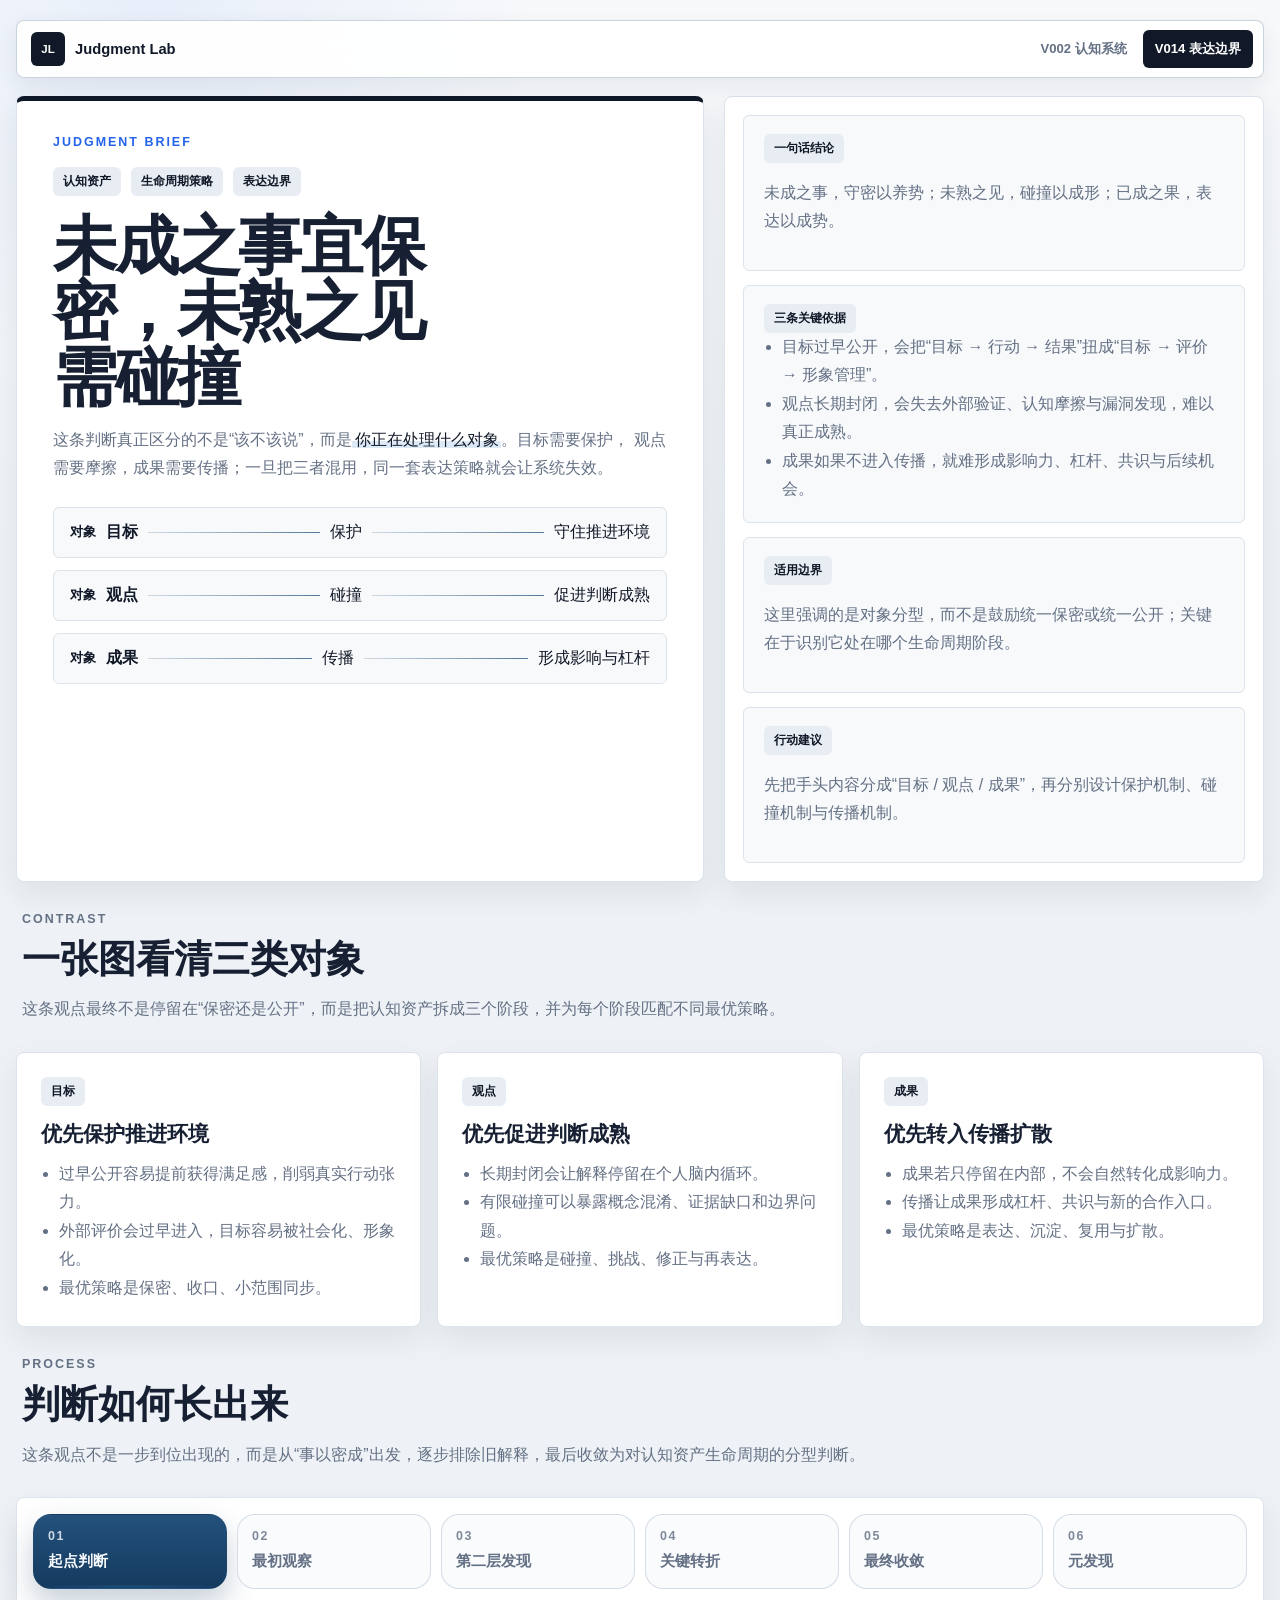
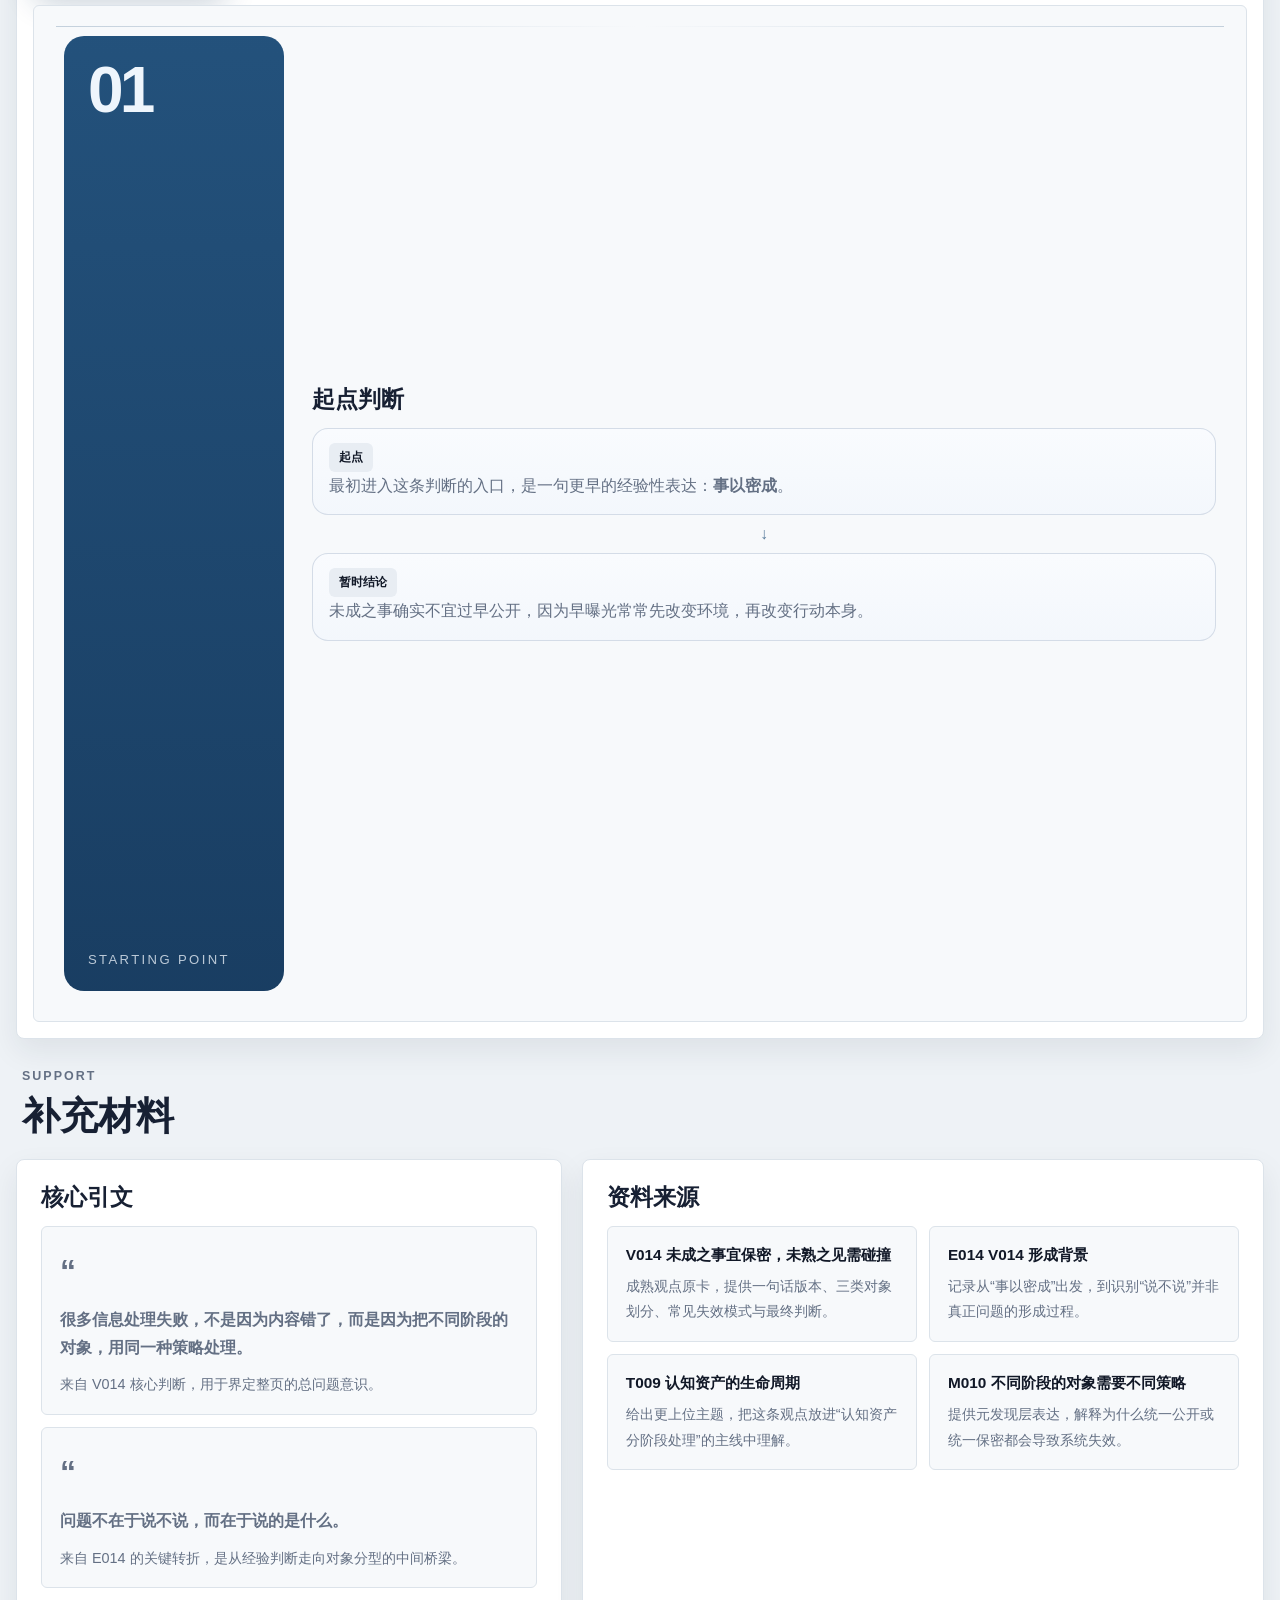
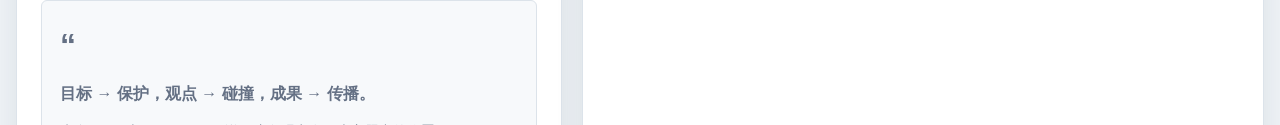
<file: v014.html>
<!DOCTYPE html>
<html lang="zh-CN">
  <head>
    <meta charset="UTF-8" />
    <meta name="viewport" content="width=device-width, initial-scale=1.0" />
    <title>观点汇报页｜未成之事宜保密，未熟之见需碰撞</title>
    <link rel="stylesheet" href="./v014.css?v=20260823-mobile" />
    <link rel="stylesheet" href="./site-shell.css?v=20260827" />
    <script src="./v014.js" defer></script>
  </head>
  <body>
    <main class="page">
      <nav class="site-nav reveal" data-reveal aria-label="站点导航">
        <a class="site-brand" href="./index.html">Judgment Lab</a>
        <div class="site-nav-links">
          <a class="site-link" href="./v002.html">V002 认知系统</a>
          <a class="site-link is-active" href="./v014.html">V014 表达边界</a>
        </div>
      </nav>

      <header class="hero">
        <section class="hero-main reveal" data-reveal>
          <p class="eyebrow">Judgment Brief</p>
          <div class="hero-tags">
            <span>认知资产</span>
            <span>生命周期策略</span>
            <span>表达边界</span>
          </div>
          <h1>未成之事宜保密，未熟之见需碰撞</h1>
          <p class="hero-note">
            这条判断真正区分的不是“该不该说”，而是<span class="text-highlight">你正在处理什么对象</span>。目标需要保护，
            观点需要摩擦，成果需要传播；一旦把三者混用，同一套表达策略就会让系统失效。
          </p>

          <div class="hero-map">
            <div class="hero-lane">
              <span class="lane-label">对象</span>
              <strong>目标</strong>
              <i></i>
              <span>保护</span>
              <i></i>
              <span>守住推进环境</span>
            </div>
            <div class="hero-lane">
              <span class="lane-label">对象</span>
              <strong>观点</strong>
              <i></i>
              <span>碰撞</span>
              <i></i>
              <span>促进判断成熟</span>
            </div>
            <div class="hero-lane">
              <span class="lane-label">对象</span>
              <strong>成果</strong>
              <i></i>
              <span>传播</span>
              <i></i>
              <span>形成影响与杠杆</span>
            </div>
          </div>
        </section>

        <aside class="summary-card reveal" data-reveal>
          <article class="summary-block">
            <span class="label">一句话结论</span>
            <p>未成之事，守密以养势；未熟之见，碰撞以成形；已成之果，表达以成势。</p>
          </article>
          <article class="summary-block">
            <span class="label">三条关键依据</span>
            <ul>
              <li>目标过早公开，会把“目标 → 行动 → 结果”扭成“目标 → 评价 → 形象管理”。</li>
              <li>观点长期封闭，会失去外部验证、认知摩擦与漏洞发现，难以真正成熟。</li>
              <li>成果如果不进入传播，就难形成影响力、杠杆、共识与后续机会。</li>
            </ul>
          </article>
          <article class="summary-block">
            <span class="label">适用边界</span>
            <p>这里强调的是对象分型，而不是鼓励统一保密或统一公开；关键在于识别它处在哪个生命周期阶段。</p>
          </article>
          <article class="summary-block">
            <span class="label">行动建议</span>
            <p>先把手头内容分成“目标 / 观点 / 成果”，再分别设计保护机制、碰撞机制与传播机制。</p>
          </article>
        </aside>
      </header>

      <section class="section reveal" data-reveal>
        <div class="section-head">
          <p class="eyebrow">Contrast</p>
          <h2>一张图看清三类对象</h2>
          <p>这条观点最终不是停留在“保密还是公开”，而是把认知资产拆成三个阶段，并为每个阶段匹配不同最优策略。</p>
        </div>

        <div class="contrast-board contrast-board-triple">
          <article class="contrast-card">
            <span class="label">目标</span>
            <h3>优先保护推进环境</h3>
            <ul>
              <li>过早公开容易提前获得满足感，削弱真实行动张力。</li>
              <li>外部评价会过早进入，目标容易被社会化、形象化。</li>
              <li>最优策略是保密、收口、小范围同步。</li>
            </ul>
          </article>
          <article class="contrast-card">
            <span class="label">观点</span>
            <h3>优先促进判断成熟</h3>
            <ul>
              <li>长期封闭会让解释停留在个人脑内循环。</li>
              <li>有限碰撞可以暴露概念混淆、证据缺口和边界问题。</li>
              <li>最优策略是碰撞、挑战、修正与再表达。</li>
            </ul>
          </article>
          <article class="contrast-card contrast-card-accent">
            <span class="label">成果</span>
            <h3>优先转入传播扩散</h3>
            <ul>
              <li>成果若只停留在内部，不会自然转化成影响力。</li>
              <li>传播让成果形成杠杆、共识与新的合作入口。</li>
              <li>最优策略是表达、沉淀、复用与扩散。</li>
            </ul>
          </article>
        </div>
      </section>

      <section class="section reveal" data-reveal>
        <div class="section-head">
          <p class="eyebrow">Process</p>
          <h2>判断如何长出来</h2>
          <p>这条观点不是一步到位出现的，而是从“事以密成”出发，逐步排除旧解释，最后收敛为对认知资产生命周期的分型判断。</p>
        </div>

        <div class="process-board" data-process-board>
          <nav class="process-nav" aria-label="判断形成步骤">
            <button class="process-pill is-active" type="button" data-step="0">
              <span class="pill-index">01</span>
              <span class="pill-label">起点判断</span>
            </button>
            <button class="process-pill" type="button" data-step="1">
              <span class="pill-index">02</span>
              <span class="pill-label">最初观察</span>
            </button>
            <button class="process-pill" type="button" data-step="2">
              <span class="pill-index">03</span>
              <span class="pill-label">第二层发现</span>
            </button>
            <button class="process-pill" type="button" data-step="3">
              <span class="pill-index">04</span>
              <span class="pill-label">关键转折</span>
            </button>
            <button class="process-pill" type="button" data-step="4">
              <span class="pill-index">05</span>
              <span class="pill-label">最终收敛</span>
            </button>
            <button class="process-pill" type="button" data-step="5">
              <span class="pill-index">06</span>
              <span class="pill-label">元发现</span>
            </button>
          </nav>

          <div class="process-stage">
            <article class="stage-panel is-active" data-panel="0">
              <div class="stage-meta">
                <span class="stage-index">01</span>
                <p class="stage-tag">Starting Point</p>
              </div>
              <div class="stage-copy">
                <h3>起点判断</h3>
                <div class="reasoning-chain">
                  <article class="chain-item">
                    <span class="chain-label">起点</span>
                    <p>最初进入这条判断的入口，是一句更早的经验性表达：<strong>事以密成</strong>。</p>
                  </article>
                  <span class="chain-arrow">↓</span>
                  <article class="chain-item">
                    <span class="chain-label">暂时结论</span>
                    <p>未成之事确实不宜过早公开，因为早曝光常常先改变环境，再改变行动本身。</p>
                  </article>
                </div>
              </div>
            </article>

            <article class="stage-panel" data-panel="1">
              <div class="stage-meta">
                <span class="stage-index">02</span>
                <p class="stage-tag">Split</p>
              </div>
              <div class="stage-copy">
                <h3>最初观察</h3>
                <div class="reasoning-chain">
                  <article class="chain-item">
                    <span class="chain-label">观察到</span>
                    <p>很多目标一旦过早公开，就会出现提前获得满足感、身份认同替代行动、目标社会化等问题。</p>
                  </article>
                  <span class="chain-arrow">↓</span>
                  <article class="chain-item">
                    <span class="chain-label">形成链路</span>
                    <p><span class="text-highlight">目标 → 评价 → 形象管理</span> 替代了原本应有的 <span class="text-highlight">目标 → 行动 → 结果</span>。</p>
                  </article>
                </div>
              </div>
            </article>

            <article class="stage-panel" data-panel="2">
              <div class="stage-meta">
                <span class="stage-index">03</span>
                <p class="stage-tag">Risk</p>
              </div>
              <div class="stage-copy">
                <h3>第二层发现</h3>
                <div class="reasoning-chain">
                  <article class="chain-item">
                    <span class="chain-label">继续追问</span>
                    <p>但如果把所有东西都保密，同样会出问题，尤其是判断和观点会因此失去外部验证与认知摩擦。</p>
                  </article>
                  <span class="chain-arrow">↓</span>
                  <article class="chain-item">
                    <span class="chain-label">被看见的缺口</span>
                    <p>观点的成熟不只靠内部思考，它还依赖碰撞、挑战、修正与边界测试。</p>
                  </article>
                </div>
              </div>
            </article>

            <article class="stage-panel" data-panel="3">
              <div class="stage-meta">
                <span class="stage-index">04</span>
                <p class="stage-tag">Strategy</p>
              </div>
              <div class="stage-copy">
                <h3>关键转折</h3>
                <div class="reasoning-chain">
                  <article class="chain-item">
                    <span class="chain-label">真正问题</span>
                    <p>问题不在于“说不说”，而在于<span class="text-highlight">说的是什么</span>。</p>
                  </article>
                  <span class="chain-arrow">↓</span>
                  <article class="chain-item">
                    <span class="chain-label">对象分型</span>
                    <p>开始把对象拆成三类：目标、观点、成果。它们面对的风险不同，因此策略也必须分化。</p>
                  </article>
                </div>
              </div>
            </article>

            <article class="stage-panel" data-panel="4">
              <div class="stage-meta">
                <span class="stage-index">05</span>
                <p class="stage-tag">Conclusion</p>
              </div>
              <div class="stage-copy">
                <h3>最终收敛</h3>
                <div class="reasoning-chain">
                  <article class="chain-item chain-item-strong">
                    <span class="chain-label">分型策略</span>
                    <p><strong><span class="text-highlight">目标要保护，观点要碰撞，成果要传播。</span></strong></p>
                  </article>
                  <span class="chain-arrow">↓</span>
                  <article class="chain-item">
                    <span class="chain-label">表达落点</span>
                    <p>于是才有这句更适合汇报表达的版本：未成之事宜保密，未熟之见需碰撞，已成之果应表达。</p>
                  </article>
                </div>
              </div>
            </article>

            <article class="stage-panel" data-panel="5">
              <div class="stage-meta">
                <span class="stage-index">06</span>
                <p class="stage-tag">Validation</p>
              </div>
              <div class="stage-copy">
                <h3>元发现</h3>
                <div class="reasoning-chain">
                  <article class="chain-item">
                    <span class="chain-label">升维判断</span>
                    <p>这条观点最终落到的不是表达技巧，而是一个更上位的元发现：不同阶段的认知资产，需要不同策略。</p>
                  </article>
                  <span class="chain-arrow">↓</span>
                  <article class="chain-item">
                    <span class="chain-label">可验证方式</span>
                    <p>凡是把目标、观点、成果统一处理成“全部公开”或“全部保密”的系统，最终都会在某个环节失效。</p>
                  </article>
                </div>
              </div>
            </article>
          </div>
        </div>
      </section>

      <section class="section reveal" data-reveal>
        <div class="section-head">
          <p class="eyebrow">Support</p>
          <h2>补充材料</h2>
        </div>

        <div class="support-grid">
          <article class="panel support-panel support-panel-quotes reveal" data-reveal>
            <h3>核心引文</h3>
            <div class="quote-stack">
              <article class="quote-card">
                <p class="quote-mark">“</p>
                <p class="quote-text">很多信息处理失败，不是因为内容错了，而是因为把不同阶段的对象，用同一种策略处理。</p>
                <p class="quote-note">来自 V014 核心判断，用于界定整页的总问题意识。</p>
              </article>
              <article class="quote-card">
                <p class="quote-mark">“</p>
                <p class="quote-text">问题不在于说不说，而在于说的是什么。</p>
                <p class="quote-note">来自 E014 的关键转折，是从经验判断走向对象分型的中间桥梁。</p>
              </article>
              <article class="quote-card">
                <p class="quote-mark">“</p>
                <p class="quote-text">目标 → 保护，观点 → 碰撞，成果 → 传播。</p>
                <p class="quote-note">来自 T009 与 M010，用于说明这条观点在更大主题中的位置。</p>
              </article>
            </div>
          </article>

          <article class="panel support-panel support-panel-sources reveal" data-reveal>
            <h3>资料来源</h3>
            <div class="source-cards">
              <article class="source-card">
                <strong>V014 未成之事宜保密，未熟之见需碰撞</strong>
                <p>成熟观点原卡，提供一句话版本、三类对象划分、常见失效模式与最终判断。</p>
              </article>
              <article class="source-card">
                <strong>E014 V014 形成背景</strong>
                <p>记录从“事以密成”出发，到识别“说不说”并非真正问题的形成过程。</p>
              </article>
              <article class="source-card">
                <strong>T009 认知资产的生命周期</strong>
                <p>给出更上位主题，把这条观点放进“认知资产分阶段处理”的主线中理解。</p>
              </article>
              <article class="source-card">
                <strong>M010 不同阶段的对象需要不同策略</strong>
                <p>提供元发现层表达，解释为什么统一公开或统一保密都会导致系统失效。</p>
              </article>
            </div>
          </article>

          <article class="panel support-panel support-panel-graph reveal" data-reveal>
            <h3>元发现图谱</h3>
            <div class="meta-graph" data-meta-graph>
              <div class="meta-map-wrap">
                <div class="meta-map-head">
                  <span class="label">网络定位</span>
                  <p>这条观点位于“认知资产生命周期”主线上，负责回答不同阶段对象为什么不能被统一处理。</p>
                </div>
                <div class="meta-map" role="group" aria-label="当前观点在观点网络中的位置">
                  <button class="meta-node" type="button" data-node="source">
                    <span class="meta-node-index">01</span>
                    <span class="meta-node-type">主题源头</span>
                    <strong>认知资产的生命周期</strong>
                  </button>
                  <i class="meta-link" data-link="source-turn"></i>
                  <button class="meta-node" type="button" data-node="turn">
                    <span class="meta-node-index">02</span>
                    <span class="meta-node-type">关键转折</span>
                    <strong>不是“说不说”，而是“说的是什么”</strong>
                  </button>
                  <i class="meta-link" data-link="turn-current"></i>
                  <button class="meta-node is-current" type="button" data-node="current">
                    <span class="meta-node-index">03</span>
                    <span class="meta-node-type">当前观点</span>
                    <strong>目标 / 观点 / 成果应采用不同策略</strong>
                  </button>
                  <i class="meta-link" data-link="current-extension"></i>
                  <button class="meta-node" type="button" data-node="extension">
                    <span class="meta-node-index">04</span>
                    <span class="meta-node-type">延伸问题</span>
                    <strong>如何为不同阶段设计保护、碰撞与传播机制</strong>
                  </button>
                </div>
              </div>

              <article class="meta-detail meta-detail-card">
                <span class="label">节点说明</span>
                <h4 data-meta-title>当前观点</h4>
                <p data-meta-body>
                  这条观点并不只是在讨论表达方式，而是在认知资产的生命周期里给出分型策略：目标保护、观点碰撞、成果传播。
                </p>
                <div class="meta-detail-tags">
                  <span data-meta-tag="0">认知资产</span>
                  <span data-meta-tag="1">阶段差异</span>
                  <span data-meta-tag="2">分型策略</span>
                </div>
              </article>
            </div>
          </article>
        </div>
      </section>
    </main>
  </body>
</html>
</file>
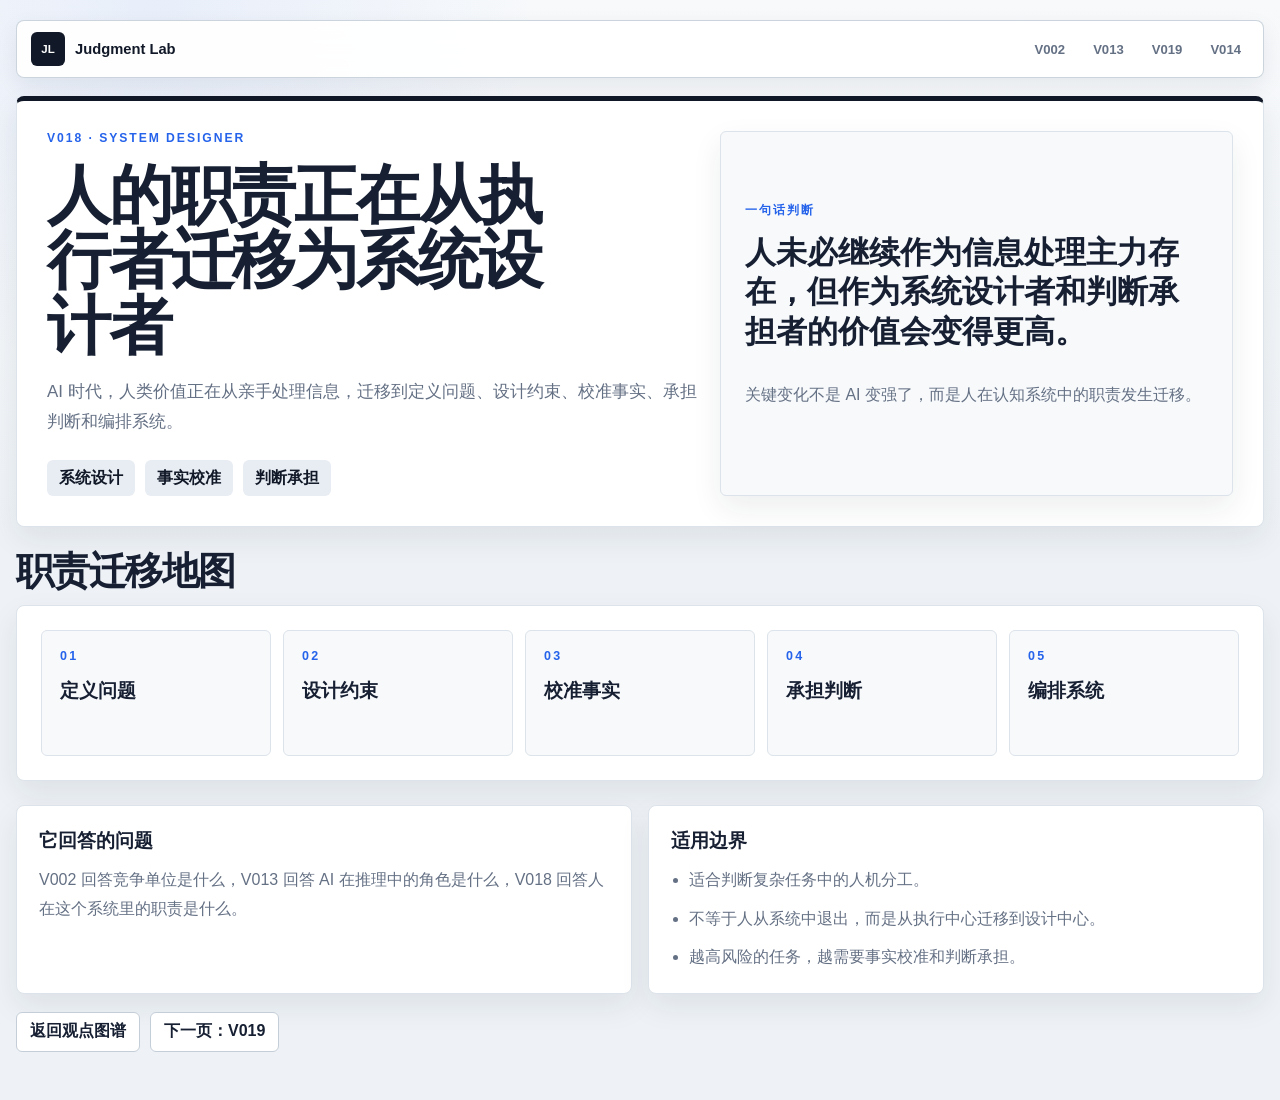
<file: v018.html>
<!DOCTYPE html>
<html lang="zh-CN">
  <head>
    <meta charset="UTF-8" />
    <meta name="viewport" content="width=device-width, initial-scale=1.0" />
    <title>V018｜AI时代，人的职责正在从执行者迁移为系统设计者</title>
    <link rel="stylesheet" href="./brief.css?v=20260823-mobile" />
    <link rel="stylesheet" href="./site-shell.css?v=20260827" />
  </head>
  <body>
    <main class="brief-page">
      <nav class="site-nav" aria-label="站点导航">
        <a class="brand" href="./index.html">Judgment Lab</a>
        <div class="nav-links">
          <a href="./v002.html">V002</a>
          <a href="./v013.html">V013</a>
          <a href="./v019.html">V019</a>
          <a href="./v014.html">V014</a>
        </div>
      </nav>

      <section class="hero">
        <div>
          <p class="eyebrow">V018 · System Designer</p>
          <h1>人的职责正在从执行者迁移为系统设计者</h1>
          <p class="lead">
            AI 时代，人类价值正在从亲手处理信息，迁移到定义问题、设计约束、校准事实、承担判断和编排系统。
          </p>
          <div class="hero-badges">
            <span class="pill">系统设计</span>
            <span class="pill">事实校准</span>
            <span class="pill">判断承担</span>
          </div>
        </div>
        <aside class="summary-card">
          <span class="eyebrow">一句话判断</span>
          <strong>人未必继续作为信息处理主力存在，但作为系统设计者和判断承担者的价值会变得更高。</strong>
          <p>关键变化不是 AI 变强了，而是人在认知系统中的职责发生迁移。</p>
        </aside>
      </section>

      <section class="section">
        <h2>职责迁移地图</h2>
        <div class="model-card">
          <div class="flow">
            <div class="flow-step"><span>01</span><b>定义问题</b></div>
            <div class="flow-step"><span>02</span><b>设计约束</b></div>
            <div class="flow-step"><span>03</span><b>校准事实</b></div>
            <div class="flow-step"><span>04</span><b>承担判断</b></div>
            <div class="flow-step"><span>05</span><b>编排系统</b></div>
          </div>
        </div>
      </section>

      <section class="section content-grid">
        <article class="logic-card">
          <h3>它回答的问题</h3>
          <p>V002 回答竞争单位是什么，V013 回答 AI 在推理中的角色是什么，V018 回答人在这个系统里的职责是什么。</p>
        </article>
        <article class="boundary-card">
          <h3>适用边界</h3>
          <ul>
            <li>适合判断复杂任务中的人机分工。</li>
            <li>不等于人从系统中退出，而是从执行中心迁移到设计中心。</li>
            <li>越高风险的任务，越需要事实校准和判断承担。</li>
          </ul>
        </article>
      </section>

      <div class="page-actions">
        <a class="back-link" href="./index.html">返回观点图谱</a>
        <a class="back-link" href="./v019.html">下一页：V019</a>
      </div>
    </main>
  </body>
</html>
</file>
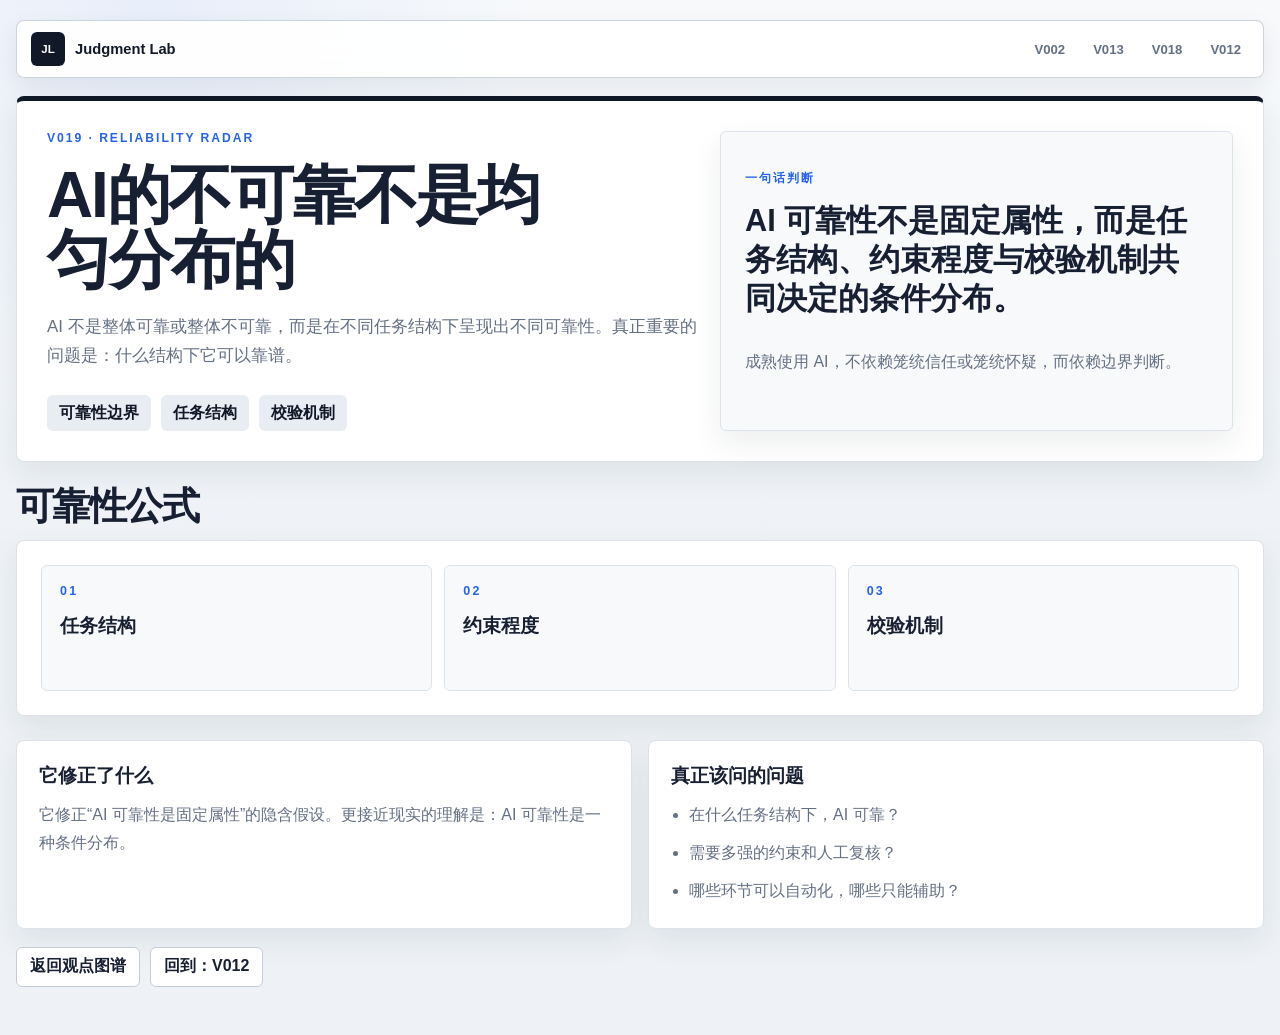
<file: v019.html>
<!DOCTYPE html>
<html lang="zh-CN">
  <head>
    <meta charset="UTF-8" />
    <meta name="viewport" content="width=device-width, initial-scale=1.0" />
    <title>V019｜AI的不可靠不是均匀分布的</title>
    <link rel="stylesheet" href="./brief.css?v=20260823-mobile" />
    <link rel="stylesheet" href="./site-shell.css?v=20260827" />
  </head>
  <body>
    <main class="brief-page">
      <nav class="site-nav" aria-label="站点导航">
        <a class="brand" href="./index.html">Judgment Lab</a>
        <div class="nav-links">
          <a href="./v002.html">V002</a>
          <a href="./v013.html">V013</a>
          <a href="./v018.html">V018</a>
          <a href="./v012.html">V012</a>
        </div>
      </nav>

      <section class="hero">
        <div>
          <p class="eyebrow">V019 · Reliability Radar</p>
          <h1>AI的不可靠不是均匀分布的</h1>
          <p class="lead">
            AI 不是整体可靠或整体不可靠，而是在不同任务结构下呈现出不同可靠性。真正重要的问题是：什么结构下它可以靠谱。
          </p>
          <div class="hero-badges">
            <span class="pill">可靠性边界</span>
            <span class="pill">任务结构</span>
            <span class="pill">校验机制</span>
          </div>
        </div>
        <aside class="summary-card">
          <span class="eyebrow">一句话判断</span>
          <strong>AI 可靠性不是固定属性，而是任务结构、约束程度与校验机制共同决定的条件分布。</strong>
          <p>成熟使用 AI，不依赖笼统信任或笼统怀疑，而依赖边界判断。</p>
        </aside>
      </section>

      <section class="section">
        <h2>可靠性公式</h2>
        <div class="model-card">
          <div class="flow three">
            <div class="flow-step"><span>01</span><b>任务结构</b></div>
            <div class="flow-step"><span>02</span><b>约束程度</b></div>
            <div class="flow-step"><span>03</span><b>校验机制</b></div>
          </div>
        </div>
      </section>

      <section class="section content-grid">
        <article class="logic-card">
          <h3>它修正了什么</h3>
          <p>它修正“AI 可靠性是固定属性”的隐含假设。更接近现实的理解是：AI 可靠性是一种条件分布。</p>
        </article>
        <article class="boundary-card">
          <h3>真正该问的问题</h3>
          <ul>
            <li>在什么任务结构下，AI 可靠？</li>
            <li>需要多强的约束和人工复核？</li>
            <li>哪些环节可以自动化，哪些只能辅助？</li>
          </ul>
        </article>
      </section>

      <div class="page-actions">
        <a class="back-link" href="./index.html">返回观点图谱</a>
        <a class="back-link" href="./v012.html">回到：V012</a>
      </div>
    </main>
  </body>
</html>
</file>
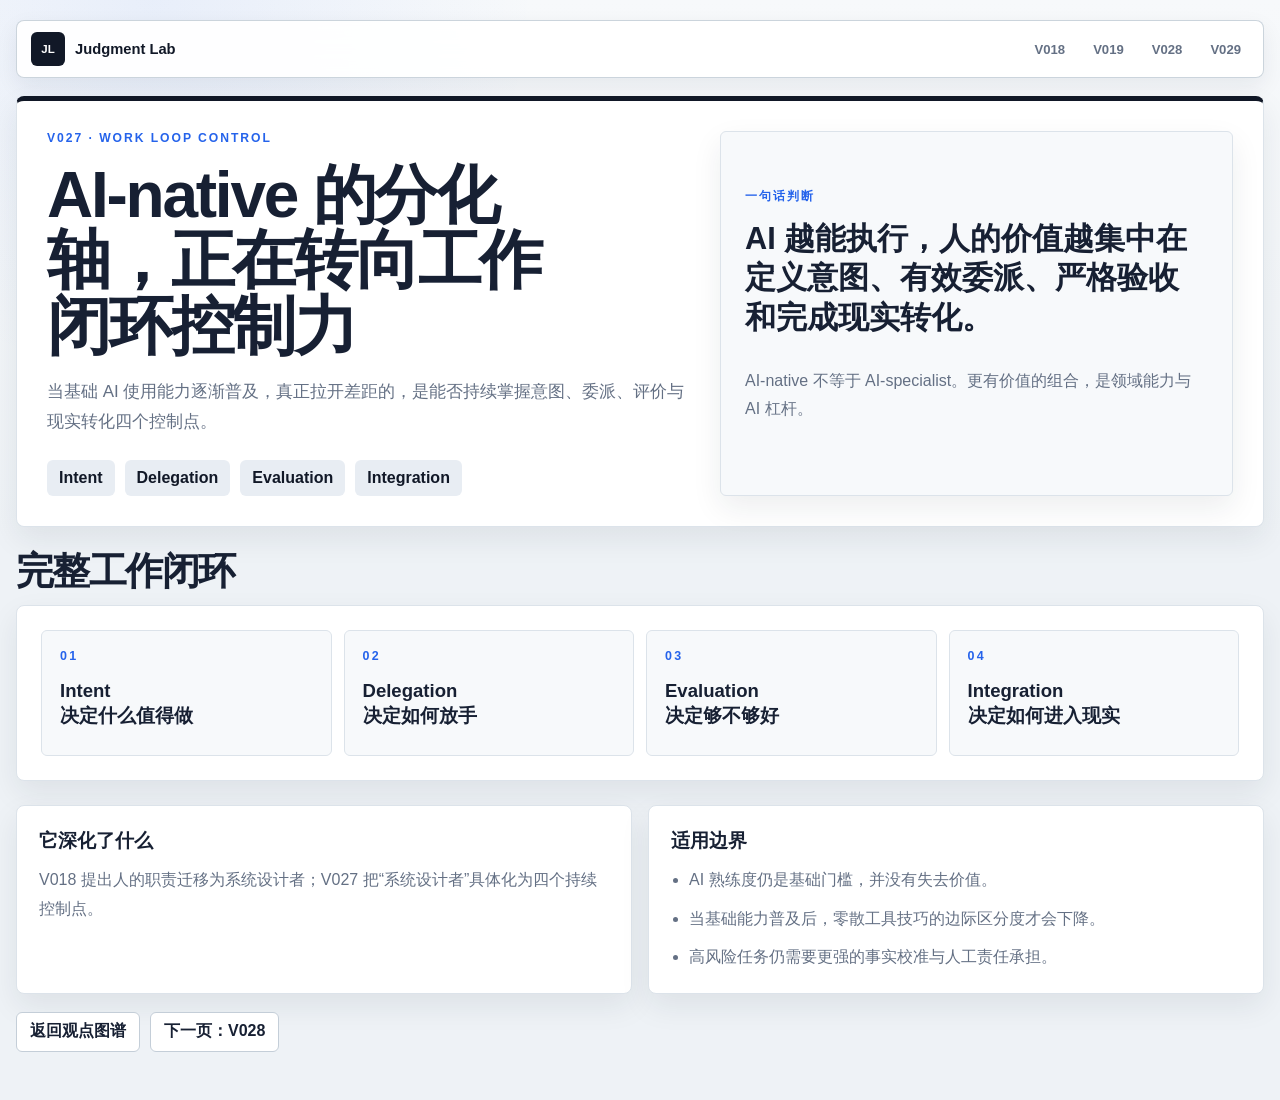
<file: v027.html>
<!DOCTYPE html>
<html lang="zh-CN">
  <head>
    <meta charset="UTF-8" />
    <meta name="viewport" content="width=device-width, initial-scale=1.0" />
    <title>V027｜AI-native 知识工作者的分化轴</title>
    <link rel="stylesheet" href="./brief.css?v=20260823-mobile" />
    <link rel="stylesheet" href="./site-shell.css?v=20260827" />
  </head>
  <body>
    <main class="brief-page">
      <nav class="site-nav" aria-label="站点导航">
        <a class="brand" href="./index.html">Judgment Lab</a>
        <div class="nav-links">
          <a href="./v018.html">V018</a>
          <a href="./v019.html">V019</a>
          <a href="./v028.html">V028</a>
          <a href="./v029.html">V029</a>
        </div>
      </nav>

      <section class="hero">
        <div>
          <p class="eyebrow">V027 · Work Loop Control</p>
          <h1>AI-native 的分化轴，正在转向工作闭环控制力</h1>
          <p class="lead">
            当基础 AI 使用能力逐渐普及，真正拉开差距的，是能否持续掌握意图、委派、评价与现实转化四个控制点。
          </p>
          <div class="hero-badges">
            <span class="pill">Intent</span>
            <span class="pill">Delegation</span>
            <span class="pill">Evaluation</span>
            <span class="pill">Integration</span>
          </div>
        </div>
        <aside class="summary-card">
          <span class="eyebrow">一句话判断</span>
          <strong>AI 越能执行，人的价值越集中在定义意图、有效委派、严格验收和完成现实转化。</strong>
          <p>AI-native 不等于 AI-specialist。更有价值的组合，是领域能力与 AI 杠杆。</p>
        </aside>
      </section>

      <section class="section">
        <h2>完整工作闭环</h2>
        <div class="model-card">
          <div class="flow four">
            <div class="flow-step"><span>01</span><b>Intent<br />决定什么值得做</b></div>
            <div class="flow-step"><span>02</span><b>Delegation<br />决定如何放手</b></div>
            <div class="flow-step"><span>03</span><b>Evaluation<br />决定够不够好</b></div>
            <div class="flow-step"><span>04</span><b>Integration<br />决定如何进入现实</b></div>
          </div>
        </div>
      </section>

      <section class="section content-grid">
        <article class="logic-card">
          <h3>它深化了什么</h3>
          <p>V018 提出人的职责迁移为系统设计者；V027 把“系统设计者”具体化为四个持续控制点。</p>
        </article>
        <article class="boundary-card">
          <h3>适用边界</h3>
          <ul>
            <li>AI 熟练度仍是基础门槛，并没有失去价值。</li>
            <li>当基础能力普及后，零散工具技巧的边际区分度才会下降。</li>
            <li>高风险任务仍需要更强的事实校准与人工责任承担。</li>
          </ul>
        </article>
      </section>

      <div class="page-actions">
        <a class="back-link" href="./index.html">返回观点图谱</a>
        <a class="back-link" href="./v028.html">下一页：V028</a>
      </div>
    </main>
  </body>
</html>
</file>
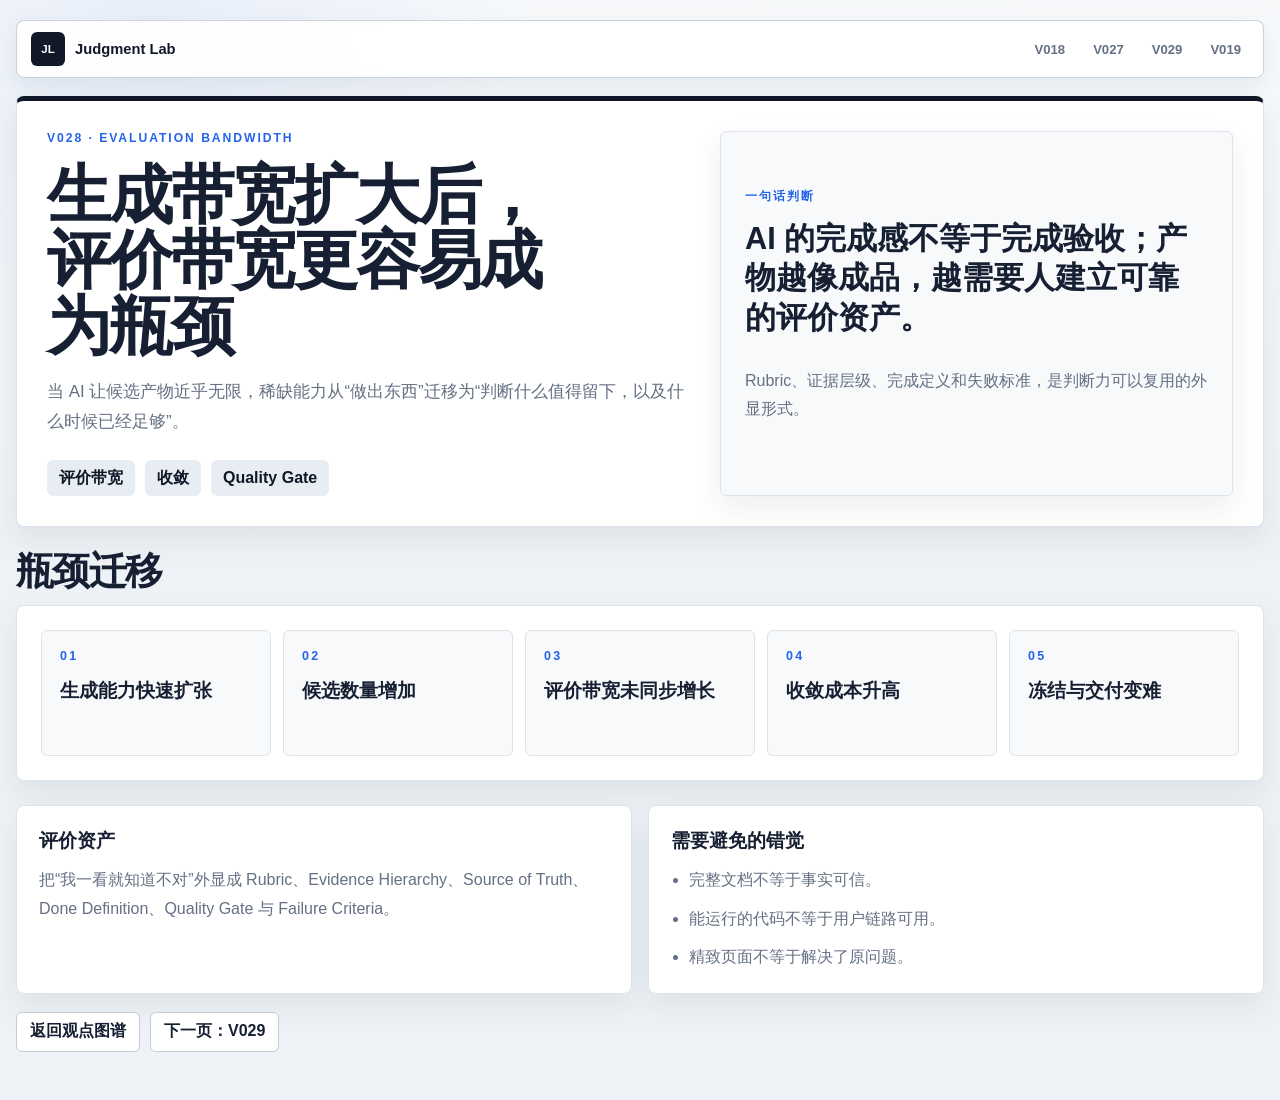
<file: v028.html>
<!DOCTYPE html>
<html lang="zh-CN">
  <head>
    <meta charset="UTF-8" />
    <meta name="viewport" content="width=device-width, initial-scale=1.0" />
    <title>V028｜评价带宽正在成为新的瓶颈</title>
    <link rel="stylesheet" href="./brief.css?v=20260823-mobile" />
    <link rel="stylesheet" href="./site-shell.css?v=20260827" />
  </head>
  <body>
    <main class="brief-page">
      <nav class="site-nav" aria-label="站点导航">
        <a class="brand" href="./index.html">Judgment Lab</a>
        <div class="nav-links">
          <a href="./v018.html">V018</a>
          <a href="./v027.html">V027</a>
          <a href="./v029.html">V029</a>
          <a href="./v019.html">V019</a>
        </div>
      </nav>

      <section class="hero">
        <div>
          <p class="eyebrow">V028 · Evaluation Bandwidth</p>
          <h1>生成带宽扩大后，评价带宽更容易成为瓶颈</h1>
          <p class="lead">
            当 AI 让候选产物近乎无限，稀缺能力从“做出东西”迁移为“判断什么值得留下，以及什么时候已经足够”。
          </p>
          <div class="hero-badges">
            <span class="pill">评价带宽</span>
            <span class="pill">收敛</span>
            <span class="pill">Quality Gate</span>
          </div>
        </div>
        <aside class="summary-card">
          <span class="eyebrow">一句话判断</span>
          <strong>AI 的完成感不等于完成验收；产物越像成品，越需要人建立可靠的评价资产。</strong>
          <p>Rubric、证据层级、完成定义和失败标准，是判断力可以复用的外显形式。</p>
        </aside>
      </section>

      <section class="section">
        <h2>瓶颈迁移</h2>
        <div class="model-card">
          <div class="flow">
            <div class="flow-step"><span>01</span><b>生成能力快速扩张</b></div>
            <div class="flow-step"><span>02</span><b>候选数量增加</b></div>
            <div class="flow-step"><span>03</span><b>评价带宽未同步增长</b></div>
            <div class="flow-step"><span>04</span><b>收敛成本升高</b></div>
            <div class="flow-step"><span>05</span><b>冻结与交付变难</b></div>
          </div>
        </div>
      </section>

      <section class="section content-grid">
        <article class="logic-card">
          <h3>评价资产</h3>
          <p>把“我一看就知道不对”外显成 Rubric、Evidence Hierarchy、Source of Truth、Done Definition、Quality Gate 与 Failure Criteria。</p>
        </article>
        <article class="boundary-card">
          <h3>需要避免的错觉</h3>
          <ul>
            <li>完整文档不等于事实可信。</li>
            <li>能运行的代码不等于用户链路可用。</li>
            <li>精致页面不等于解决了原问题。</li>
          </ul>
        </article>
      </section>

      <div class="page-actions">
        <a class="back-link" href="./index.html">返回观点图谱</a>
        <a class="back-link" href="./v029.html">下一页：V029</a>
      </div>
    </main>
  </body>
</html>
</file>
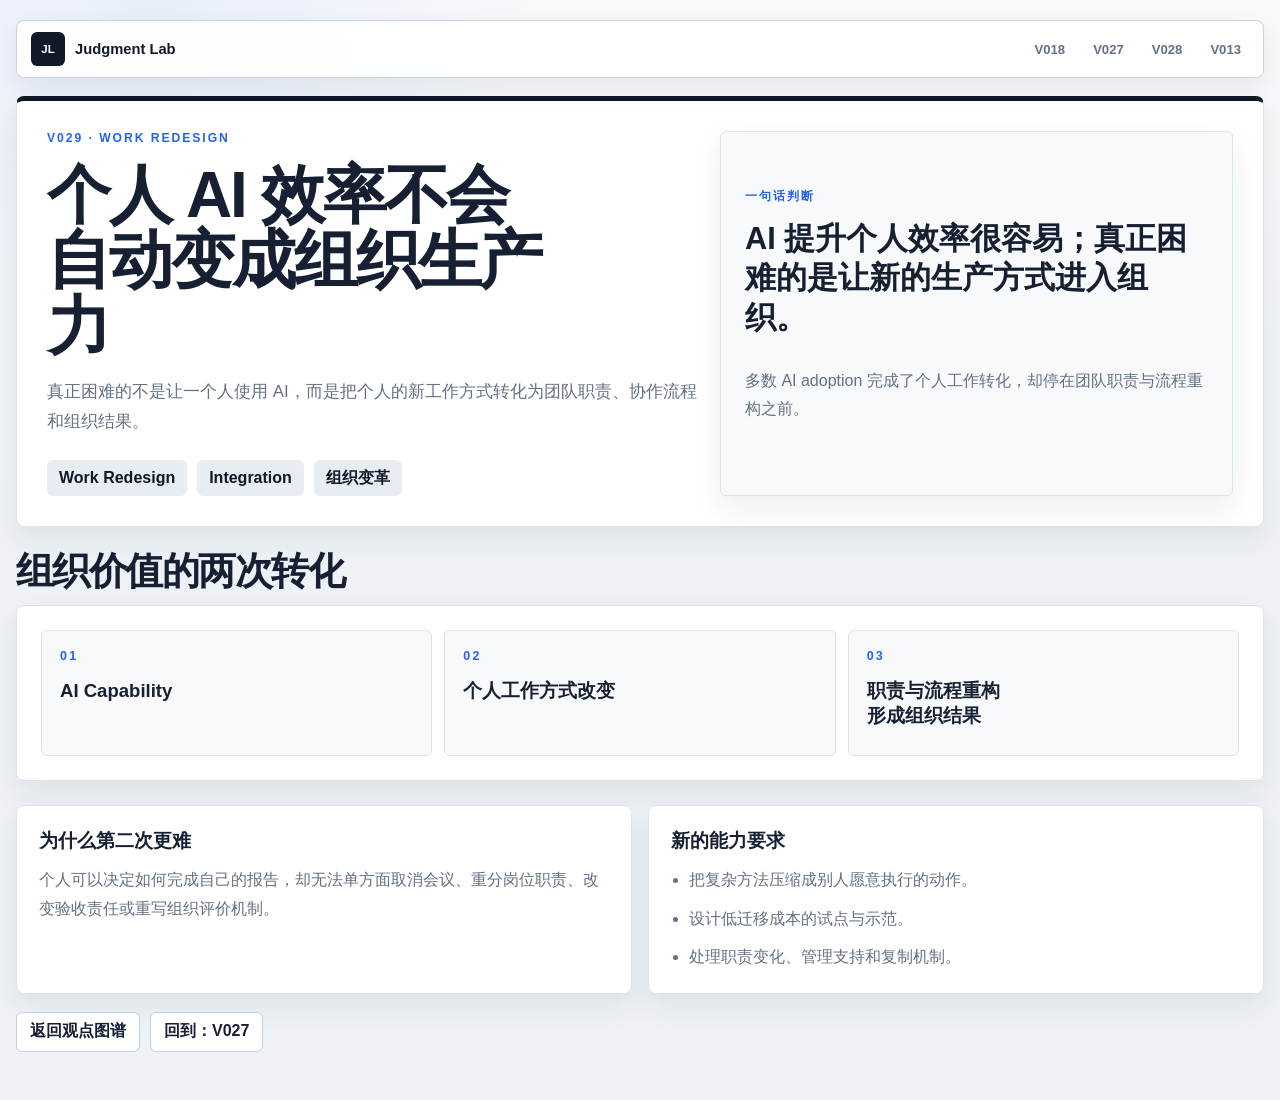
<file: v029.html>
<!DOCTYPE html>
<html lang="zh-CN">
  <head>
    <meta charset="UTF-8" />
    <meta name="viewport" content="width=device-width, initial-scale=1.0" />
    <title>V029｜个人 AI 效率不会自动变成组织生产力</title>
    <link rel="stylesheet" href="./brief.css?v=20260823-mobile" />
    <link rel="stylesheet" href="./site-shell.css?v=20260827" />
  </head>
  <body>
    <main class="brief-page">
      <nav class="site-nav" aria-label="站点导航">
        <a class="brand" href="./index.html">Judgment Lab</a>
        <div class="nav-links">
          <a href="./v018.html">V018</a>
          <a href="./v027.html">V027</a>
          <a href="./v028.html">V028</a>
          <a href="./v013.html">V013</a>
        </div>
      </nav>

      <section class="hero">
        <div>
          <p class="eyebrow">V029 · Work Redesign</p>
          <h1>个人 AI 效率不会自动变成组织生产力</h1>
          <p class="lead">
            真正困难的不是让一个人使用 AI，而是把个人的新工作方式转化为团队职责、协作流程和组织结果。
          </p>
          <div class="hero-badges">
            <span class="pill">Work Redesign</span>
            <span class="pill">Integration</span>
            <span class="pill">组织变革</span>
          </div>
        </div>
        <aside class="summary-card">
          <span class="eyebrow">一句话判断</span>
          <strong>AI 提升个人效率很容易；真正困难的是让新的生产方式进入组织。</strong>
          <p>多数 AI adoption 完成了个人工作转化，却停在团队职责与流程重构之前。</p>
        </aside>
      </section>

      <section class="section">
        <h2>组织价值的两次转化</h2>
        <div class="model-card">
          <div class="flow three">
            <div class="flow-step"><span>01</span><b>AI Capability</b></div>
            <div class="flow-step"><span>02</span><b>个人工作方式改变</b></div>
            <div class="flow-step"><span>03</span><b>职责与流程重构<br />形成组织结果</b></div>
          </div>
        </div>
      </section>

      <section class="section content-grid">
        <article class="logic-card">
          <h3>为什么第二次更难</h3>
          <p>个人可以决定如何完成自己的报告，却无法单方面取消会议、重分岗位职责、改变验收责任或重写组织评价机制。</p>
        </article>
        <article class="boundary-card">
          <h3>新的能力要求</h3>
          <ul>
            <li>把复杂方法压缩成别人愿意执行的动作。</li>
            <li>设计低迁移成本的试点与示范。</li>
            <li>处理职责变化、管理支持和复制机制。</li>
          </ul>
        </article>
      </section>

      <div class="page-actions">
        <a class="back-link" href="./index.html">返回观点图谱</a>
        <a class="back-link" href="./v027.html">回到：V027</a>
      </div>
    </main>
  </body>
</html>
</file>
<file: home.css>
:root {
  --ink: #172033;
  --muted: #647084;
  --surface: #ffffff;
  --surface-soft: #f7f9fb;
  --canvas: #eef2f6;
  --line: #dce3ea;
  --line-strong: #c4ced8;
  --accent: #111827;
  --accent-soft: #e8edf3;
  --blue: #2563eb;
  --green: #0f766e;
  --shadow: 0 12px 30px rgba(20, 32, 51, 0.08);
  --radius: 8px;
  --max: 1280px;
}

* {
  box-sizing: border-box;
}

html {
  scroll-behavior: smooth;
}

body {
  margin: 0;
  color: var(--ink);
  font-family: "Avenir Next", "PingFang SC", "Hiragino Sans GB", "Noto Sans SC", sans-serif;
  background: var(--canvas);
}

button,
input,
select {
  font: inherit;
  letter-spacing: 0;
}

button,
a,
select {
  -webkit-tap-highlight-color: transparent;
}

a {
  color: inherit;
}

.page-shell {
  width: min(calc(100% - 32px), var(--max));
  margin: 0 auto;
  padding: 20px 0 48px;
}

.topbar {
  position: sticky;
  top: 12px;
  z-index: 20;
  display: flex;
  align-items: center;
  justify-content: space-between;
  min-height: 58px;
  padding: 8px 10px 8px 14px;
  border: 1px solid rgba(196, 206, 216, 0.88);
  border-radius: var(--radius);
  background: rgba(255, 255, 255, 0.92);
  box-shadow: 0 8px 22px rgba(20, 32, 51, 0.07);
  backdrop-filter: blur(14px);
}

.brand {
  display: inline-flex;
  align-items: center;
  gap: 10px;
  color: var(--accent);
  text-decoration: none;
  font-size: 0.92rem;
  font-weight: 800;
}

.brand-mark {
  display: grid;
  width: 34px;
  height: 34px;
  place-items: center;
  color: #fff;
  border-radius: 6px;
  background: var(--accent);
  font-size: 0.72rem;
}

.nav-links {
  display: flex;
  gap: 4px;
}

.nav-links a {
  min-height: 38px;
  padding: 9px 12px;
  color: var(--muted);
  text-decoration: none;
  font-size: 0.88rem;
  font-weight: 700;
  border-radius: 6px;
}

.nav-links a:hover,
.nav-links a:focus-visible {
  color: var(--ink);
  background: var(--accent-soft);
}

.overview,
.section {
  border: 1px solid var(--line);
  border-radius: var(--radius);
  background: var(--surface);
  box-shadow: var(--shadow);
}

.overview {
  display: grid;
  grid-template-columns: minmax(0, 1.15fr) minmax(340px, 0.85fr);
  gap: 32px;
  margin-top: 18px;
  padding: 44px;
  overflow: hidden;
  border-top: 5px solid var(--accent);
}

.overview-copy {
  align-self: center;
  max-width: 720px;
}

.eyebrow {
  margin: 0;
  color: var(--blue);
  font-size: 0.74rem;
  font-weight: 800;
  letter-spacing: 0.16em;
  text-transform: uppercase;
}

.overview h1 {
  margin: 12px 0 16px;
  max-width: 760px;
  font-size: 4.2rem;
  line-height: 1.05;
  letter-spacing: 0;
}

.overview-text,
.snapshot-note,
.section-head > p,
.theme-question,
.graph-inspector p {
  color: var(--muted);
  line-height: 1.72;
}

.overview-text {
  max-width: 620px;
  margin: 0;
  font-size: 1.04rem;
}

.overview-actions {
  display: flex;
  flex-wrap: wrap;
  gap: 10px;
  margin-top: 26px;
}

.primary-link,
.secondary-link,
.view-link,
.inspector-link {
  display: inline-flex;
  align-items: center;
  justify-content: center;
  min-height: 42px;
  padding: 0 15px;
  border-radius: 6px;
  text-decoration: none;
  font-size: 0.9rem;
  font-weight: 800;
}

.primary-link,
.view-link,
.inspector-link {
  color: #fff;
  background: var(--accent);
}

.secondary-link {
  border: 1px solid var(--line-strong);
  background: var(--surface-soft);
}

.snapshot {
  align-self: stretch;
  padding: 22px;
  border: 1px solid var(--line);
  border-radius: var(--radius);
  background: var(--surface-soft);
}

.snapshot-head {
  display: flex;
  justify-content: space-between;
  gap: 16px;
  color: var(--muted);
  font-size: 0.78rem;
  font-weight: 800;
  text-transform: uppercase;
}

.metric-grid {
  display: grid;
  grid-template-columns: repeat(2, minmax(0, 1fr));
  gap: 8px;
  margin-top: 16px;
}

.metric-grid article {
  min-height: 104px;
  padding: 14px;
  border: 1px solid var(--line);
  border-radius: 6px;
  background: #fff;
}

.metric-grid strong {
  display: block;
  font-size: 2.35rem;
  line-height: 1;
}

.metric-grid span {
  display: block;
  margin-top: 10px;
  color: var(--muted);
  font-size: 0.84rem;
  font-weight: 700;
}

.snapshot-note {
  margin: 14px 0 0;
  font-size: 0.88rem;
}

.section {
  margin-top: 18px;
  padding: 30px;
  scroll-margin-top: 82px;
}

.section-head {
  display: flex;
  align-items: end;
  justify-content: space-between;
  gap: 24px;
  margin-bottom: 20px;
}

.section-head h2 {
  margin: 7px 0 0;
  font-size: 2.65rem;
  line-height: 1.12;
  letter-spacing: 0;
}

.section-head > p {
  max-width: 520px;
  margin: 0;
  text-align: right;
  font-size: 0.92rem;
}

.theme-grid {
  display: grid;
  grid-template-columns: repeat(3, minmax(0, 1fr));
  gap: 10px;
}

.theme-card {
  --theme-color: var(--blue);
  display: grid;
  min-height: 218px;
  padding: 18px;
  color: var(--ink);
  text-align: left;
  border: 1px solid var(--line);
  border-top: 4px solid var(--theme-color);
  border-radius: var(--radius);
  background: var(--surface-soft);
  cursor: pointer;
  transition: border-color 160ms ease, background 160ms ease, transform 160ms ease;
}

.theme-card:hover,
.theme-card:focus-visible,
.theme-card.is-selected {
  border-color: var(--theme-color);
  background: #fff;
  transform: translateY(-2px);
  outline: none;
}

.theme-card-head {
  display: flex;
  align-items: center;
  justify-content: space-between;
  gap: 12px;
}

.theme-id {
  color: var(--theme-color);
  font-size: 0.78rem;
  letter-spacing: 0.12em;
}

.theme-count {
  color: var(--muted);
  font-size: 0.76rem;
  font-weight: 700;
}

.theme-name {
  align-self: end;
  margin-top: 18px;
  font-size: 1.12rem;
  font-weight: 800;
  line-height: 1.35;
}

.theme-question {
  margin-top: 8px;
  font-size: 0.88rem;
}

.theme-view-chips {
  display: flex;
  align-items: end;
  flex-wrap: wrap;
  gap: 5px;
  margin-top: 18px;
}

.theme-view-chip {
  padding: 4px 6px;
  color: var(--muted);
  border: 1px solid var(--line);
  border-radius: 4px;
  background: #fff;
  font-size: 0.7rem;
  font-weight: 800;
}

.theme-view-chip.more {
  color: var(--theme-color);
}

.graph-toolbar,
.view-toolbar {
  display: flex;
  align-items: center;
  gap: 10px;
  margin-bottom: 12px;
}

.segmented-control {
  display: inline-flex;
  padding: 3px;
  border: 1px solid var(--line);
  border-radius: 7px;
  background: var(--surface-soft);
}

.graph-mode,
.view-filter,
.clear-theme {
  min-height: 36px;
  padding: 0 12px;
  color: var(--muted);
  border: 0;
  border-radius: 5px;
  background: transparent;
  font-size: 0.82rem;
  font-weight: 800;
  cursor: pointer;
}

.graph-mode.is-active,
.view-filter.is-active {
  color: #fff;
  background: var(--accent);
}

.theme-select-label {
  display: flex;
  align-items: center;
  gap: 8px;
  margin-left: auto;
  color: var(--muted);
  font-size: 0.8rem;
  font-weight: 700;
}

.theme-select-label select {
  min-height: 40px;
  max-width: 330px;
  padding: 0 34px 0 10px;
  color: var(--ink);
  border: 1px solid var(--line-strong);
  border-radius: 6px;
  background: #fff;
}

.theme-select-label select:disabled {
  opacity: 0.45;
}

.graph-layout {
  display: grid;
  grid-template-columns: minmax(0, 1fr) 290px;
  gap: 12px;
}

.graph-stage {
  min-width: 0;
  min-height: 620px;
  overflow: auto;
  border: 1px solid var(--line);
  border-radius: var(--radius);
  background-color: #fbfcfd;
  background-image:
    linear-gradient(#e8edf2 1px, transparent 1px),
    linear-gradient(90deg, #e8edf2 1px, transparent 1px);
  background-size: 32px 32px;
}

#knowledge-graph {
  display: block;
  width: 100%;
  min-width: 840px;
  height: auto;
  min-height: 620px;
}

.graph-edge {
  fill: none;
  stroke: #a8b4c1;
  stroke-width: 1.5;
  opacity: 0.78;
}

.graph-edge-label {
  fill: #6b7788;
  paint-order: stroke;
  stroke: #fbfcfd;
  stroke-width: 5px;
  stroke-linejoin: round;
  font-size: 11px;
  font-weight: 700;
}

.theme-node,
.judgment-node,
.judgment-hub {
  cursor: pointer;
  outline: none;
}

.theme-node rect {
  fill: #fff;
  stroke: var(--node-color);
  stroke-width: 2;
  filter: drop-shadow(0 7px 10px rgba(23, 32, 51, 0.09));
}

.theme-node:hover rect,
.theme-node:focus-visible rect,
.theme-node.is-selected rect {
  fill: color-mix(in srgb, var(--node-color) 9%, white);
  stroke-width: 3;
}

.theme-node-id {
  fill: var(--node-color);
  font-size: 13px;
  font-weight: 900;
  letter-spacing: 0.1em;
}

.theme-node-name {
  fill: var(--ink);
  font-size: 12px;
  font-weight: 800;
}

.theme-node-count {
  fill: var(--muted);
  font-size: 10px;
}

.judgment-hub circle {
  fill: color-mix(in srgb, var(--node-color) 12%, white);
  stroke: var(--node-color);
  stroke-width: 3;
}

.judgment-hub text {
  fill: var(--node-color);
  font-size: 16px;
  font-weight: 900;
}

.judgment-hub .hub-name {
  fill: var(--ink);
  font-size: 11px;
}

.judgment-node rect {
  fill: #fff;
  stroke: #aab5c0;
  stroke-width: 1.5;
  filter: drop-shadow(0 5px 8px rgba(23, 32, 51, 0.08));
}

.judgment-node:hover rect,
.judgment-node:focus-visible rect,
.judgment-node.is-open rect {
  stroke: var(--node-color);
  stroke-width: 3;
}

.judgment-node.has-page rect {
  fill: color-mix(in srgb, var(--node-color) 7%, white);
  stroke: var(--node-color);
}

.judgment-node text {
  fill: var(--ink);
  font-size: 14px;
  font-weight: 900;
}

.judgment-node .page-dot {
  fill: var(--node-color);
}

.graph-inspector {
  min-height: 260px;
  padding: 20px;
  border: 1px solid var(--line);
  border-radius: var(--radius);
  background: var(--surface-soft);
}

.inspector-kicker {
  margin: 0 0 8px;
  color: var(--blue);
  font-size: 0.74rem;
  font-weight: 900;
  letter-spacing: 0.12em;
  text-transform: uppercase;
}

.graph-inspector h3 {
  margin: 0;
  font-size: 1.16rem;
  line-height: 1.38;
}

.graph-inspector p {
  margin: 10px 0 0;
  font-size: 0.86rem;
}

.inspector-list {
  display: grid;
  gap: 5px;
  margin-top: 16px;
}

.inspector-item {
  display: block;
  padding: 8px;
  color: var(--muted);
  text-decoration: none;
  border-left: 2px solid var(--line-strong);
  background: #fff;
  font-size: 0.76rem;
  line-height: 1.45;
}

a.inspector-item:hover {
  color: var(--ink);
  border-left-color: var(--blue);
}

.inspector-link {
  margin-top: 18px;
}

.inspector-note {
  padding-top: 10px;
  border-top: 1px solid var(--line);
}

.search-field {
  flex: 1 1 280px;
}

.search-field input {
  width: 100%;
  min-height: 42px;
  padding: 0 12px;
  color: var(--ink);
  border: 1px solid var(--line-strong);
  border-radius: 6px;
  background: #fff;
}

.search-field input:focus,
.theme-select-label select:focus {
  border-color: var(--blue);
  outline: 3px solid rgba(37, 99, 235, 0.12);
}

.clear-theme {
  color: var(--blue);
  border: 1px solid #bfdbfe;
  background: #eff6ff;
}

.view-grid {
  display: grid;
  grid-template-columns: repeat(3, minmax(0, 1fr));
  gap: 10px;
}

.view-card {
  display: grid;
  gap: 12px;
  min-height: 192px;
  padding: 18px;
  border: 1px solid var(--line);
  border-radius: var(--radius);
  background: var(--surface-soft);
}

.view-card.has-page {
  border-color: #bfdbfe;
  background: #f8fbff;
}

.view-card-head {
  display: flex;
  align-items: center;
  justify-content: space-between;
  gap: 10px;
}

.view-id {
  color: var(--blue);
  font-size: 0.76rem;
  font-weight: 900;
  letter-spacing: 0.1em;
}

.page-label {
  color: var(--green);
  font-size: 0.7rem;
  font-weight: 800;
}

.view-card h3 {
  margin: 0;
  font-size: 1rem;
  line-height: 1.5;
}

.view-themes {
  display: flex;
  flex-wrap: wrap;
  gap: 5px;
}

.view-theme {
  padding: 4px 6px;
  color: var(--theme-color);
  border: 1px solid color-mix(in srgb, var(--theme-color) 26%, white);
  border-radius: 4px;
  background: color-mix(in srgb, var(--theme-color) 7%, white);
  font-size: 0.68rem;
  font-weight: 900;
  cursor: pointer;
}

.view-link {
  justify-self: start;
  align-self: end;
  margin-top: auto;
}

.site-footer {
  display: flex;
  justify-content: space-between;
  gap: 18px;
  padding: 24px 4px 0;
  color: var(--muted);
  font-size: 0.78rem;
}

.reveal {
  opacity: 0;
  transform: translateY(14px);
  transition: opacity 460ms ease, transform 460ms ease;
}

.reveal.is-visible {
  opacity: 1;
  transform: translateY(0);
}

.sr-only {
  position: absolute;
  width: 1px;
  height: 1px;
  padding: 0;
  margin: -1px;
  overflow: hidden;
  clip: rect(0, 0, 0, 0);
  white-space: nowrap;
  border: 0;
}

@media (prefers-reduced-motion: reduce) {
  html {
    scroll-behavior: auto;
  }

  .reveal {
    opacity: 1;
    transform: none;
    transition: none;
  }
}

@media (max-width: 980px) {
  .overview,
  .graph-layout {
    grid-template-columns: 1fr;
  }

  .theme-grid,
  .view-grid {
    grid-template-columns: repeat(2, minmax(0, 1fr));
  }

  .graph-inspector {
    min-height: 0;
  }
}

@media (max-width: 680px) {
  body {
    font-size: 0.93rem;
  }

  .page-shell {
    width: min(calc(100% - 20px), var(--max));
    padding-top: 10px;
  }

  .topbar {
    top: 6px;
  }

  .brand > span:last-child {
    display: none;
  }

  .nav-links a {
    min-height: 34px;
    padding-inline: 9px;
    font-size: 0.8rem;
  }

  .overview,
  .section {
    padding: 18px;
  }

  .overview {
    gap: 20px;
  }

  .overview h1 {
    margin-bottom: 12px;
    font-size: 1.9rem;
  }

  .overview-text {
    font-size: 0.92rem;
    line-height: 1.62;
  }

  .overview-actions {
    margin-top: 20px;
  }

  .snapshot {
    padding: 16px;
  }

  .metric-grid strong {
    font-size: 2rem;
  }

  .section-head {
    display: block;
  }

  .section-head h2 {
    font-size: 1.65rem;
  }

  .section-head > p {
    margin-top: 10px;
    text-align: left;
    font-size: 0.84rem;
    line-height: 1.58;
  }

  .theme-grid,
  .view-grid {
    grid-template-columns: 1fr;
  }

  .theme-card {
    min-height: 168px;
    padding: 15px;
  }

  .theme-id,
  .theme-count {
    font-size: 0.7rem;
  }

  .theme-name {
    margin-top: 12px;
    font-size: 1rem;
  }

  .theme-question {
    margin-top: 6px;
    font-size: 0.8rem;
    line-height: 1.55;
  }

  .theme-view-chips {
    margin-top: 12px;
  }

  .theme-view-chip {
    font-size: 0.64rem;
  }

  .graph-toolbar,
  .view-toolbar {
    align-items: stretch;
    flex-direction: column;
  }

  .theme-select-label {
    align-items: stretch;
    flex-direction: column;
    margin-left: 0;
  }

  .theme-select-label select {
    width: 100%;
    max-width: none;
  }

  .graph-stage {
    min-height: 0;
    overflow: hidden;
    background-size: 24px 24px;
  }

  #knowledge-graph {
    width: 100%;
    min-width: 0;
    min-height: 0;
  }

  .graph-edge-label {
    font-size: 9px;
    stroke-width: 3px;
  }

  .theme-node-id {
    font-size: 11px;
  }

  .theme-node-name {
    font-size: 10px;
  }

  .theme-node-count {
    font-size: 8px;
  }

  .judgment-hub text {
    font-size: 14px;
  }

  .judgment-hub .hub-name {
    font-size: 9px;
  }

  .judgment-node text {
    font-size: 12px;
  }

  .graph-inspector {
    padding: 16px;
  }

  .graph-inspector h3 {
    font-size: 1rem;
  }

  .graph-inspector p,
  .inspector-item {
    font-size: 0.78rem;
  }

  .segmented-control {
    align-self: stretch;
  }

  .segmented-control button {
    flex: 1;
  }

  .metric-grid article {
    min-height: 82px;
    padding: 12px;
  }

  .view-card {
    min-height: 164px;
    gap: 10px;
    padding: 15px;
  }

  .view-card h3 {
    font-size: 0.9rem;
    line-height: 1.45;
  }

  .site-footer {
    flex-direction: column;
    gap: 4px;
  }
}
</file>
<file: site-shell.css>
:root {
  --ink: #172033;
  --text: #172033;
  --muted: #647084;
  --surface: #ffffff;
  --surface-soft: #f7f9fb;
  --paper: #eef2f6;
  --panel: #ffffff;
  --panel-strong: #f7f9fb;
  --canvas: #eef2f6;
  --bg: #eef2f6;
  --bg-strong: #e6ebf1;
  --line: #dce3ea;
  --line-strong: #c4ced8;
  --accent: #111827;
  --accent-strong: #111827;
  --accent-soft: #e8edf3;
  --accent-glow: rgba(17, 24, 39, 0.1);
  --blue: #2563eb;
  --green: #2563eb;
  --green-deep: #172033;
  --gold: #2563eb;
  --clay: #475569;
  --shadow: 0 12px 30px rgba(20, 32, 51, 0.08);
  --shadow-hover: 0 18px 40px rgba(20, 32, 51, 0.12);
  --radius: 8px;
  --radius-sm: 6px;
  --max: 1280px;
}

body {
  color: var(--ink);
  font-family: "Avenir Next", "PingFang SC", "Hiragino Sans GB", "Noto Sans SC", sans-serif;
  background:
    radial-gradient(circle at 12% 0%, rgba(37, 99, 235, 0.07), transparent 24rem),
    linear-gradient(180deg, #f7f9fb 0, var(--canvas) 34rem);
}

body::before {
  display: none;
}

.page-shell,
.brief-page,
.page {
  width: min(calc(100% - 32px), var(--max));
  margin: 0 auto;
  padding: 20px 0 48px;
}

.topbar,
.site-nav {
  position: sticky;
  top: 12px;
  z-index: 40;
  display: flex;
  align-items: center;
  justify-content: space-between;
  gap: 16px;
  min-height: 58px;
  margin-bottom: 18px;
  padding: 8px 10px 8px 14px;
  border: 1px solid rgba(196, 206, 216, 0.88);
  border-radius: var(--radius);
  background: rgba(255, 255, 255, 0.92);
  box-shadow: 0 8px 22px rgba(20, 32, 51, 0.07);
  backdrop-filter: blur(14px);
}

.site-nav .brand,
.site-brand {
  display: inline-flex;
  align-items: center;
  gap: 10px;
  flex: 0 0 auto;
  color: var(--accent);
  text-decoration: none;
  font-size: 0.92rem;
  font-weight: 800;
  letter-spacing: 0;
  text-transform: none;
}

.site-nav .brand::before,
.site-brand::before {
  content: "JL";
  display: grid;
  width: 34px;
  height: 34px;
  place-items: center;
  color: #fff;
  border-radius: 6px;
  background: var(--accent);
  font-size: 0.72rem;
  letter-spacing: 0;
}

.topbar .nav-links,
.site-nav .nav-links,
.site-nav-links {
  display: flex;
  justify-content: flex-end;
  gap: 4px;
}

.site-nav .nav-links a,
.site-link {
  display: inline-flex;
  align-items: center;
  justify-content: center;
  min-height: 38px;
  padding: 9px 12px;
  color: var(--muted);
  text-decoration: none;
  font-size: 0.82rem;
  font-weight: 700;
  border: 0;
  border-radius: 6px;
  background: transparent;
}

.site-nav .nav-links a:hover,
.site-nav .nav-links a:focus-visible,
.site-link:hover,
.site-link:focus-visible {
  color: var(--ink);
  background: var(--accent-soft);
}

.site-link.is-active {
  color: #fff;
  border-color: transparent;
  background: var(--accent);
}

.brief-page > .hero,
.hero-copy,
.hero-main,
.summary-card,
.model-card,
.logic-card,
.boundary-card,
.related-card,
.panel,
.process-board,
.contrast-card {
  border-color: var(--line);
  border-radius: var(--radius);
  background: var(--surface);
  box-shadow: var(--shadow);
}

.brief-page > .hero,
.hero-copy,
.hero-main {
  border-top: 5px solid var(--accent);
}

.brief-page > .hero {
  padding: 30px;
}

.brief-page .summary-card,
.summary-block,
.flow-step,
.hero-diagram,
.diagram-shell,
.hero-path,
.hero-lane,
.process-stage,
.source-card,
.quote-card {
  border-color: var(--line);
  border-radius: var(--radius-sm);
  background: var(--surface-soft);
}

.eyebrow {
  color: var(--blue);
  font-weight: 800;
  letter-spacing: 0.16em;
}

.brief-page .hero h1,
.page .hero h1 {
  color: var(--ink);
  letter-spacing: -0.035em;
}

.brief-page .hero h1 {
  max-width: 14ch;
  font-size: clamp(2.7rem, 5vw, 5rem);
  line-height: 1.02;
}

.lead,
.summary-card p,
.logic-card p,
.boundary-card li,
.related-card a,
.footnote,
.hero-note,
.panel p,
.panel li {
  color: var(--muted);
}

.pill,
.hero-kicker span,
.hero-tags span,
.label,
.chain-label,
.meta-detail-tags span {
  color: var(--accent);
  border-radius: 6px;
  background: var(--accent-soft);
}

.flow-step span {
  color: var(--blue);
}

.flow-step b,
.summary-card strong,
.logic-card h3,
.boundary-card h3,
.related-card h3 {
  color: var(--ink);
}

.back-link {
  display: inline-flex;
  align-items: center;
  justify-content: center;
  min-height: 40px;
  padding: 8px 13px;
  color: var(--ink);
  border: 1px solid var(--line-strong);
  border-radius: 6px;
  background: var(--surface);
}

.back-link:hover,
.back-link:focus-visible {
  border-color: var(--accent);
  background: var(--accent-soft);
}

@media (max-width: 680px) {
  html {
    font-size: 15px;
  }

  body {
    overflow-x: hidden;
  }

  .page-shell,
  .brief-page,
  .page {
    width: min(calc(100% - 16px), var(--max));
    padding: 8px 0 32px;
  }

  .topbar,
  .site-nav {
    top: 8px;
    align-items: center;
    flex-direction: row;
    gap: 8px;
    min-height: 48px;
    margin-bottom: 8px;
    padding: 7px 8px;
    overflow: hidden;
  }

  .topbar .brand,
  .site-nav .brand,
  .site-brand {
    flex: 0 0 auto;
    gap: 6px;
    font-size: 0.72rem;
    white-space: nowrap;
  }

  .topbar .brand > span:last-child {
    display: inline;
  }

  .topbar .brand-mark,
  .site-nav .brand::before,
  .site-brand::before {
    width: 30px;
    height: 30px;
    border-radius: 5px;
    font-size: 0.65rem;
  }

  .topbar .nav-links,
  .site-nav .nav-links,
  .site-nav-links {
    flex: 1 1 auto;
    flex-wrap: nowrap;
    justify-content: flex-start;
    gap: 3px;
    width: auto;
    min-width: 0;
    overflow-x: auto;
    scrollbar-width: none;
  }

  .topbar .nav-links::-webkit-scrollbar,
  .site-nav .nav-links::-webkit-scrollbar,
  .site-nav-links::-webkit-scrollbar {
    display: none;
  }

  .topbar .nav-links a,
  .site-nav .nav-links a,
  .site-link {
    flex: 0 0 auto;
    width: auto;
    min-height: 32px;
    padding: 6px 8px;
    font-size: 0.7rem;
  }

  .brief-page > .hero,
  .page .hero {
    gap: 8px;
  }

  .brief-page > .hero {
    padding: 14px;
  }

  .brief-page .hero h1,
  .page .hero h1 {
    max-width: none;
    margin: 12px 0;
    font-size: 1.95rem;
    line-height: 1.12;
    letter-spacing: 0;
  }

  .brief-page .hero-badges {
    display: grid;
    grid-template-columns: repeat(2, minmax(0, 1fr));
    gap: 6px;
    margin-top: 16px;
  }

  .brief-page .pill {
    justify-content: center;
    width: auto;
    min-height: 30px;
    padding: 0 8px;
    font-size: 0.72rem;
  }

  .brief-page .summary-card,
  .brief-page .model-card,
  .brief-page .logic-card,
  .brief-page .boundary-card,
  .brief-page .related-card {
    padding: 14px;
  }

  .brief-page .flow,
  .brief-page .flow.three,
  .brief-page .flow.four {
    grid-template-columns: repeat(2, minmax(0, 1fr));
    gap: 8px;
  }

  .brief-page .flow-step {
    min-height: 96px;
    padding: 12px;
  }

  .brief-page .content-grid {
    grid-template-columns: 1fr;
    gap: 8px;
  }

  .brief-page .page-actions {
    display: grid;
    grid-template-columns: repeat(2, minmax(0, 1fr));
    gap: 6px;
  }

  .brief-page .back-link {
    width: auto;
    min-width: 0;
    padding: 7px 8px;
    text-align: center;
    font-size: 0.72rem;
  }

  .page .diagram-shell {
    overflow: hidden;
  }

  .page .diagram-shell svg {
    width: 100%;
    min-width: 0;
  }
}

@media (max-width: 360px) {
  .topbar .brand > span:last-child {
    display: none;
  }

  .brief-page .flow,
  .brief-page .flow.three,
  .brief-page .flow.four,
  .brief-page .page-actions {
    grid-template-columns: 1fr;
  }
}
</file>
<file: style.css>
:root {
  --bg: #eef3f8;
  --bg-strong: #e5edf6;
  --panel: rgba(255, 255, 255, 0.92);
  --panel-strong: #f8fbfe;
  --line: #d2dbe7;
  --line-strong: #9eb5cc;
  --text: #17212d;
  --muted: #56677b;
  --accent: #1f4e79;
  --accent-strong: #10365c;
  --accent-soft: #dce8f6;
  --accent-glow: rgba(31, 78, 121, 0.14);
  --gold-soft: #eef3da;
  --shadow: 0 16px 36px rgba(18, 35, 57, 0.09);
  --shadow-hover: 0 22px 48px rgba(18, 35, 57, 0.14);
  --radius: 24px;
  --radius-sm: 16px;
  --max: 1260px;
}

* {
  box-sizing: border-box;
}

html {
  font-size: 16px;
  scroll-behavior: smooth;
}

body {
  margin: 0;
  font-family: "PingFang SC", "Hiragino Sans GB", "Noto Sans SC", sans-serif;
  color: var(--text);
  background:
    radial-gradient(circle at top left, rgba(31, 78, 121, 0.08), transparent 22%),
    radial-gradient(circle at top right, rgba(95, 134, 180, 0.1), transparent 26%),
    linear-gradient(180deg, #f8fbff 0%, var(--bg) 56%, var(--bg-strong) 100%);
}

body::before {
  content: "";
  position: fixed;
  inset: 0;
  background-image:
    linear-gradient(rgba(255, 255, 255, 0.38) 1px, transparent 1px),
    linear-gradient(90deg, rgba(255, 255, 255, 0.32) 1px, transparent 1px);
  background-size: 80px 80px;
  opacity: 0.32;
  pointer-events: none;
}

.page {
  position: relative;
  width: min(calc(100% - 40px), var(--max));
  margin: 0 auto;
  padding: 28px 0 64px;
}

.site-nav {
  display: flex;
  align-items: center;
  justify-content: space-between;
  gap: 16px;
  margin-bottom: 18px;
  padding: 12px 16px;
  border: 1px solid rgba(210, 219, 231, 0.92);
  border-radius: 18px;
  background: rgba(255, 255, 255, 0.82);
  box-shadow: var(--shadow);
  backdrop-filter: blur(12px);
}

.site-brand,
.site-link {
  text-decoration: none;
}

.site-brand {
  color: var(--accent-strong);
  font-size: 0.9rem;
  font-weight: 800;
  letter-spacing: 0.18em;
  text-transform: uppercase;
}

.site-nav-links {
  display: flex;
  flex-wrap: wrap;
  gap: 10px;
}

.site-link {
  display: inline-flex;
  align-items: center;
  padding: 8px 12px;
  border-radius: 999px;
  border: 1px solid rgba(158, 181, 204, 0.32);
  background: rgba(248, 251, 254, 0.92);
  color: var(--muted);
  font-size: 0.86rem;
  font-weight: 700;
}

.site-link.is-active {
  background: linear-gradient(180deg, rgba(31, 78, 121, 0.98), rgba(16, 54, 92, 0.98));
  border-color: transparent;
  color: #f4f8fd;
}

.reveal {
  opacity: 0;
  transform: translateY(34px);
  transition:
    opacity 650ms cubic-bezier(0.2, 0.8, 0.2, 1),
    transform 650ms cubic-bezier(0.2, 0.8, 0.2, 1);
}

.reveal.is-visible {
  opacity: 1;
  transform: translateY(0);
}

.hero {
  display: grid;
  grid-template-columns: minmax(0, 1.16fr) minmax(360px, 0.84fr);
  gap: 20px;
  align-items: start;
}

.hero-copy,
.summary-card,
.panel,
.process-board {
  background: var(--panel);
  border: 1px solid rgba(210, 219, 231, 0.92);
  border-radius: var(--radius);
  box-shadow: var(--shadow);
  backdrop-filter: blur(12px);
}

.hero-copy,
.summary-block,
.panel,
.process-pill,
.process-stage,
.image-placeholder {
  transition:
    transform 240ms ease,
    box-shadow 240ms ease,
    border-color 240ms ease,
    background 240ms ease;
}

.hero-copy:hover,
.summary-block:hover,
.panel:hover,
.process-stage:hover,
.image-placeholder:hover {
  transform: translateY(-3px);
  box-shadow: var(--shadow-hover);
}

.hero-copy {
  padding: 34px 36px 30px;
}

.eyebrow {
  margin: 0;
  color: var(--accent);
  font-size: 0.78rem;
  letter-spacing: 0.22em;
  text-transform: uppercase;
  font-weight: 700;
}

.hero-kicker {
  display: flex;
  flex-wrap: wrap;
  gap: 10px;
  margin-top: 18px;
}

.hero-kicker span {
  padding: 8px 12px;
  border-radius: 999px;
  background: linear-gradient(180deg, rgba(220, 232, 246, 0.95), rgba(232, 239, 248, 0.95));
  color: var(--accent-strong);
  font-size: 0.82rem;
  font-weight: 700;
  border: 1px solid rgba(158, 181, 204, 0.36);
}

.hero-copy h1 {
  margin: 18px 0 16px;
  max-width: 10.5ch;
  font-size: clamp(2.6rem, 5vw, 5.3rem);
  line-height: 1;
  letter-spacing: -0.055em;
}

.hero-note,
.section-head p,
.summary-card p,
.summary-card li,
.stage-copy p,
.stage-copy li,
.panel p,
.panel li,
blockquote,
.diagram-head p {
  color: var(--muted);
  line-height: 1.78;
}

.hero-note {
  max-width: 48rem;
  font-size: 1.03rem;
}

.text-highlight {
  display: inline;
  padding: 0 0.18em;
  background: linear-gradient(transparent 56%, rgba(220, 232, 246, 0.96) 56%);
  color: var(--accent-strong);
}

.hero-path {
  display: grid;
  grid-template-columns: repeat(7, auto);
  align-items: center;
  gap: 10px;
  margin-top: 28px;
  padding: 14px 16px;
  border-radius: 18px;
  background: linear-gradient(90deg, rgba(222, 233, 245, 0.82), rgba(248, 251, 254, 0.96));
  border: 1px solid rgba(158, 181, 204, 0.38);
}

.hero-path span {
  color: var(--accent-strong);
  font-size: 0.9rem;
  font-weight: 700;
  text-align: center;
}

.hero-path i {
  display: block;
  width: 100%;
  height: 1px;
  background: linear-gradient(90deg, rgba(31, 78, 121, 0.18), rgba(31, 78, 121, 0.76));
}

.hero-diagram {
  margin-top: 22px;
  padding: 20px 20px 18px;
  border-radius: 22px;
  border: 1px solid rgba(210, 219, 231, 0.95);
  background:
    linear-gradient(135deg, rgba(220, 232, 246, 0.52), rgba(255, 255, 255, 0.94) 44%),
    var(--panel-strong);
}

.diagram-head {
  display: flex;
  justify-content: space-between;
  gap: 18px;
  align-items: end;
  margin-bottom: 12px;
}

.diagram-head p {
  margin: 0;
  max-width: 28rem;
  font-size: 0.95rem;
  text-align: right;
}

.diagram-shell {
  position: relative;
  padding: 8px;
  border-radius: 18px;
  background:
    linear-gradient(180deg, rgba(255, 255, 255, 0.9), rgba(243, 247, 252, 0.95));
  border: 1px solid rgba(158, 181, 204, 0.24);
}

.diagram-shell svg {
  display: block;
  width: 100%;
  height: auto;
}

.loop-path {
  fill: none;
  stroke: url(#loopStroke);
  stroke-width: 4;
  stroke-linecap: round;
  stroke-dasharray: 10 10;
  opacity: 0.9;
}

.loop-arrow {
  stroke: #3a6798;
  stroke-width: 2.5;
  marker-end: url(#arrowTip);
  opacity: 0.82;
}

.loop-node rect {
  fill: rgba(255, 255, 255, 0.96);
  stroke: rgba(31, 78, 121, 0.28);
  stroke-width: 1.4;
  filter: url(#softGlow);
}

.node-emphasis rect {
  fill: rgba(220, 232, 246, 0.9);
  stroke: rgba(31, 78, 121, 0.52);
}

.loop-node text {
  font-family: inherit;
  font-size: 22px;
  font-weight: 700;
  fill: var(--accent-strong);
  text-anchor: middle;
}

.loop-node .node-sub {
  font-size: 12px;
  font-weight: 600;
  letter-spacing: 0.06em;
  fill: #617287;
}

.summary-card {
  padding: 18px;
  display: grid;
  gap: 14px;
}

.summary-block {
  padding: 18px 20px;
  border-radius: 18px;
  background: var(--panel-strong);
  border: 1px solid rgba(210, 219, 231, 0.9);
}

.label {
  display: inline-block;
  margin-bottom: 10px;
  font-size: 0.82rem;
  font-weight: 700;
  color: var(--accent);
}

.summary-card ul,
.stage-copy ul,
.source-list {
  margin: 0;
  padding-left: 18px;
}

.chart-block {
  background:
    linear-gradient(180deg, rgba(248, 251, 254, 0.96), rgba(241, 246, 252, 0.96));
}

.upgrade-chart {
  display: grid;
  gap: 14px;
}

.chart-row {
  display: grid;
  grid-template-columns: 152px minmax(0, 1fr);
  gap: 12px;
  align-items: center;
}

.chart-meta strong,
.chart-meta span {
  display: block;
}

.chart-meta strong {
  font-size: 0.93rem;
  color: var(--accent-strong);
}

.chart-meta span {
  margin-top: 3px;
  font-size: 0.8rem;
  color: var(--muted);
}

.chart-bar {
  position: relative;
  height: 14px;
  border-radius: 999px;
  background: linear-gradient(180deg, #edf2f8, #e1e8f1);
  overflow: hidden;
}

.chart-bar span {
  position: absolute;
  inset: 0 auto 0 0;
  width: var(--bar);
  border-radius: inherit;
  background: linear-gradient(90deg, #4a76a6, #1f4e79);
  box-shadow: 0 8px 14px rgba(31, 78, 121, 0.18);
}

.chart-bar-emphasis span {
  background: linear-gradient(90deg, #7ca0c7, #163a61);
}

.section {
  margin-top: 26px;
}

.section-head {
  padding: 0 6px 12px;
}

.section-head h2 {
  margin: 8px 0 10px;
  font-size: clamp(1.75rem, 3vw, 2.5rem);
  line-height: 1.08;
}

.process-board {
  padding: 16px;
}

.process-nav {
  display: grid;
  grid-template-columns: repeat(6, minmax(0, 1fr));
  gap: 10px;
  margin-bottom: 16px;
}

.process-pill {
  position: relative;
  display: grid;
  gap: 8px;
  padding: 14px 14px 16px;
  text-align: left;
  border: 1px solid rgba(210, 219, 231, 0.92);
  border-radius: 18px;
  background: #f9fbfd;
  color: var(--muted);
  cursor: pointer;
  overflow: hidden;
}

.process-pill::after {
  content: "";
  position: absolute;
  inset: auto 0 0;
  height: 3px;
  background: linear-gradient(90deg, rgba(31, 78, 121, 0), rgba(31, 78, 121, 0.78), rgba(31, 78, 121, 0));
  transform: scaleX(0.35);
  opacity: 0;
  transition: transform 220ms ease, opacity 220ms ease;
}

.process-pill:hover,
.process-pill:focus-visible {
  outline: none;
  transform: translateY(-2px);
  border-color: rgba(31, 78, 121, 0.38);
  box-shadow: 0 10px 20px var(--accent-glow);
}

.process-pill.is-active {
  background: linear-gradient(180deg, rgba(31, 78, 121, 0.98), rgba(16, 54, 92, 0.98));
  border-color: transparent;
  color: #f4f8fd;
  box-shadow: 0 14px 30px rgba(16, 54, 92, 0.24);
}

.process-pill.is-active::after {
  transform: scaleX(1);
  opacity: 1;
}

.pill-index {
  font-size: 0.78rem;
  font-weight: 700;
  letter-spacing: 0.12em;
  opacity: 0.82;
}

.pill-label {
  font-size: 0.96rem;
  font-weight: 700;
  line-height: 1.35;
}

.process-stage {
  position: relative;
  min-height: 340px;
  height: auto;
  overflow: hidden;
  border-radius: 22px;
  border: 1px solid rgba(210, 219, 231, 0.9);
  background:
    linear-gradient(135deg, rgba(31, 78, 121, 0.06), rgba(255, 255, 255, 0.94) 42%),
    #ffffff;
}

.process-stage::before {
  content: "";
  position: absolute;
  inset: 20px 22px auto;
  height: 1px;
  background: linear-gradient(90deg, rgba(31, 78, 121, 0.24), rgba(31, 78, 121, 0), rgba(31, 78, 121, 0.24));
  pointer-events: none;
}

.stage-panel {
  position: absolute;
  inset: 0;
  display: grid;
  grid-template-columns: 220px minmax(0, 1fr);
  gap: 28px;
  align-items: stretch;
  padding: 30px;
  opacity: 0;
  transform: translateX(28px) scale(0.985);
  pointer-events: none;
  transition:
    opacity 320ms ease,
    transform 380ms cubic-bezier(0.2, 0.8, 0.2, 1);
}

.stage-panel.is-active {
  opacity: 1;
  transform: translateX(0) scale(1);
  pointer-events: auto;
}

.stage-panel.is-leaving {
  opacity: 0;
  transform: translateX(-22px) scale(0.98);
}

.stage-meta {
  position: relative;
  display: flex;
  flex-direction: column;
  justify-content: space-between;
  padding: 24px;
  border-radius: 20px;
  background: linear-gradient(180deg, rgba(31, 78, 121, 0.98), rgba(16, 54, 92, 0.96));
  color: #eef5fc;
  overflow: hidden;
}

.stage-meta::after {
  content: "";
  position: absolute;
  inset: auto -20% -30% auto;
  width: 140px;
  height: 140px;
  border-radius: 50%;
  background: radial-gradient(circle, rgba(255, 255, 255, 0.16), transparent 66%);
}

.stage-index {
  font-size: 4rem;
  line-height: 0.95;
  font-weight: 700;
  letter-spacing: -0.06em;
}

.stage-tag {
  margin: 0;
  font-size: 0.82rem;
  letter-spacing: 0.18em;
  text-transform: uppercase;
  opacity: 0.76;
}

.stage-copy {
  display: flex;
  flex-direction: column;
  justify-content: center;
  padding-right: 12px;
}

.stage-copy h3,
.panel h3 {
  margin: 0 0 14px;
  font-size: 1.45rem;
  line-height: 1.2;
}

.reasoning-chain {
  display: grid;
  gap: 10px;
}

.chain-item,
.logic-loop {
  opacity: 0;
  transform: translateY(16px);
  transition:
    opacity 300ms ease,
    transform 300ms ease,
    border-color 220ms ease,
    box-shadow 220ms ease;
}

.chain-item {
  padding: 14px 16px;
  border-radius: 16px;
  border: 1px solid rgba(210, 219, 231, 0.92);
  background: linear-gradient(180deg, rgba(249, 251, 254, 0.98), rgba(243, 247, 252, 0.98));
}

.chain-item.is-visible,
.logic-loop.is-visible {
  opacity: 1;
  transform: translateY(0);
}

.chain-item-strong {
  background: linear-gradient(180deg, rgba(238, 245, 252, 0.98), rgba(227, 237, 248, 0.98));
  border-color: rgba(31, 78, 121, 0.24);
}

.chain-label {
  display: inline-flex;
  margin-bottom: 8px;
  padding: 5px 9px;
  border-radius: 999px;
  background: rgba(220, 232, 246, 0.88);
  color: var(--accent);
  font-size: 0.76rem;
  font-weight: 700;
  letter-spacing: 0.06em;
}

.chain-item p {
  margin: 0;
}

.chain-arrow {
  justify-self: center;
  color: rgba(31, 78, 121, 0.72);
  font-weight: 700;
  line-height: 1;
}

.logic-loop {
  display: grid;
  grid-template-columns: repeat(9, auto);
  align-items: center;
  gap: 8px;
  padding: 14px 16px;
  border-radius: 16px;
  border: 1px solid rgba(210, 219, 231, 0.92);
  background: linear-gradient(180deg, rgba(249, 251, 254, 0.98), rgba(243, 247, 252, 0.98));
}

.logic-loop span {
  color: var(--accent-strong);
  font-weight: 700;
  font-size: 0.92rem;
  text-align: center;
}

.logic-loop i {
  width: 100%;
  height: 1px;
  background: linear-gradient(90deg, rgba(31, 78, 121, 0.18), rgba(31, 78, 121, 0.78));
}

.mini-flow {
  display: flex;
  flex-wrap: wrap;
  gap: 10px;
  margin-top: 18px;
}

.mini-flow span {
  display: inline-flex;
  align-items: center;
  padding: 9px 14px;
  border-radius: 999px;
  background: linear-gradient(180deg, rgba(220, 232, 246, 0.92), rgba(235, 242, 249, 0.96));
  color: var(--accent-strong);
  font-size: 0.9rem;
  font-weight: 700;
  border: 1px solid rgba(158, 181, 204, 0.28);
}

.split-section .support-grid {
  display: grid;
  grid-template-columns: 1fr 1.25fr;
  grid-template-areas:
    "quotes sources"
    "graph graph";
  gap: 18px;
}

.panel {
  padding: 24px;
}

.support-panel-quotes {
  grid-area: quotes;
}

.support-panel-sources {
  grid-area: sources;
}

.support-panel-graph {
  grid-area: graph;
}

.quote-stack,
.source-cards {
  display: grid;
  gap: 12px;
}

.quote-card,
.source-card {
  padding: 16px 18px;
  border-radius: 18px;
  background: linear-gradient(180deg, rgba(249, 251, 254, 0.96), rgba(244, 248, 252, 0.96));
  border: 1px solid rgba(210, 219, 231, 0.92);
}

.quote-card {
  position: relative;
}

.quote-mark {
  margin: 0 0 6px;
  font-size: 2rem;
  line-height: 0.9;
  color: rgba(31, 78, 121, 0.4);
  font-weight: 700;
}

.quote-text,
.source-card strong {
  color: var(--accent-strong);
}

.quote-text {
  margin: 0 0 10px;
  font-size: 1rem;
  line-height: 1.6;
  font-weight: 600;
}

.quote-note,
.source-card p {
  margin: 0;
  color: var(--muted);
  line-height: 1.7;
  font-size: 0.9rem;
}

.meta-graph {
  display: grid;
  grid-template-columns: minmax(0, 1.2fr) minmax(320px, 0.8fr);
  gap: 18px;
  align-items: start;
}

.meta-map-wrap,
.meta-detail-card {
  padding: 18px;
  border-radius: 18px;
  border: 1px solid rgba(210, 219, 231, 0.92);
  background: linear-gradient(180deg, rgba(249, 251, 254, 0.98), rgba(243, 247, 252, 0.98));
}

.meta-map-head {
  display: grid;
  gap: 8px;
  margin-bottom: 14px;
}

.meta-map-head p {
  margin: 0;
  font-size: 0.9rem;
  color: var(--muted);
}

.meta-map {
  display: grid;
  grid-template-columns: 1fr 54px 1fr 54px 1.2fr;
  grid-template-areas:
    "source st turn tc current"
    ". . . ce extension";
  gap: 18px 12px;
  align-items: center;
  padding: 10px 0 4px;
  position: relative;
}

.meta-map::before,
.meta-map::after {
  content: "";
  position: absolute;
  border-radius: 999px;
  pointer-events: none;
}

.meta-map::before {
  inset: 14% 18% 18% 10%;
  border: 1px dashed rgba(31, 78, 121, 0.12);
}

.meta-map::after {
  width: 260px;
  height: 260px;
  right: 8%;
  top: 10%;
  background: radial-gradient(circle, rgba(220, 232, 246, 0.44), transparent 68%);
}

.meta-node {
  display: grid;
  grid-template-columns: 34px minmax(0, 1fr);
  gap: 6px 12px;
  min-height: 0;
  padding: 14px 14px 14px 12px;
  text-align: left;
  border-radius: 18px;
  border: 1px solid rgba(210, 219, 231, 0.92);
  background: linear-gradient(180deg, rgba(249, 251, 254, 0.98), rgba(243, 247, 252, 0.98));
  cursor: pointer;
  position: relative;
  z-index: 1;
  transition:
    transform 220ms ease,
    box-shadow 220ms ease,
    border-color 220ms ease,
    background 220ms ease;
}

.meta-node[data-node="source"] {
  grid-area: source;
}

.meta-node[data-node="turn"] {
  grid-area: turn;
}

.meta-node[data-node="current"] {
  grid-area: current;
  min-height: 152px;
}

.meta-node[data-node="extension"] {
  grid-area: extension;
}

.meta-node:hover,
.meta-node:focus-visible {
  outline: none;
  transform: translateY(-2px);
  box-shadow: 0 10px 20px var(--accent-glow);
  border-color: rgba(31, 78, 121, 0.34);
}

.meta-node.is-current,
.meta-node.is-active {
  background: linear-gradient(180deg, rgba(31, 78, 121, 0.98), rgba(16, 54, 92, 0.98));
  border-color: transparent;
  box-shadow: 0 14px 30px rgba(16, 54, 92, 0.2);
}

.meta-node-index {
  grid-row: span 2;
  display: inline-flex;
  align-items: center;
  justify-content: center;
  width: 34px;
  height: 34px;
  border-radius: 999px;
  background: rgba(220, 232, 246, 0.88);
  color: var(--accent);
  font-size: 0.78rem;
  font-weight: 700;
}

.meta-node-type {
  align-self: end;
  font-size: 0.76rem;
  font-weight: 700;
  letter-spacing: 0.08em;
  color: var(--accent);
}

.meta-node strong {
  grid-column: 2;
  color: var(--accent-strong);
  line-height: 1.5;
  font-size: 0.93rem;
}

.meta-node.is-current .meta-node-type,
.meta-node.is-current strong,
.meta-node.is-current .meta-node-index,
.meta-node.is-active .meta-node-type,
.meta-node.is-active strong,
.meta-node.is-active .meta-node-index {
  color: #f4f8fd;
}

.meta-node.is-current .meta-node-index,
.meta-node.is-active .meta-node-index {
  background: rgba(255, 255, 255, 0.14);
}

.meta-link {
  display: block;
  width: 100%;
  height: 2px;
  align-self: center;
  background: linear-gradient(90deg, rgba(31, 78, 121, 0.18), rgba(31, 78, 121, 0.78));
  opacity: 0.32;
  position: relative;
  z-index: 1;
  transition:
    opacity 220ms ease,
    transform 220ms ease,
    background 220ms ease;
}

.meta-link.is-active {
  opacity: 1;
  transform: scaleX(1.04);
  background: linear-gradient(90deg, rgba(31, 78, 121, 0.4), rgba(31, 78, 121, 1));
}

.meta-link[data-link="source-turn"] {
  grid-area: st;
}

.meta-link[data-link="turn-current"] {
  grid-area: tc;
}

.meta-link[data-link="current-extension"] {
  grid-area: ce;
  width: 2px;
  height: 34px;
  justify-self: center;
  background: linear-gradient(180deg, rgba(31, 78, 121, 0.18), rgba(31, 78, 121, 0.78));
}

.meta-link[data-link="current-extension"].is-active {
  transform: scaleY(1.04);
  background: linear-gradient(180deg, rgba(31, 78, 121, 0.4), rgba(31, 78, 121, 1));
}

.meta-detail {
  min-height: 100%;
}

.meta-detail-card {
  position: relative;
  overflow: hidden;
  min-height: 100%;
}

.meta-detail-card::before {
  content: "";
  position: absolute;
  inset: 0 auto 0 0;
  width: 4px;
  background: linear-gradient(180deg, rgba(31, 78, 121, 0.18), rgba(31, 78, 121, 0.82));
}

.meta-detail h4 {
  margin: 0 0 10px;
  font-size: 1.08rem;
  color: var(--accent-strong);
}

.meta-detail p {
  margin: 0;
}

.meta-detail-tags {
  display: flex;
  flex-wrap: wrap;
  gap: 8px;
  margin-top: 16px;
}

.meta-detail-tags span {
  display: inline-flex;
  padding: 7px 10px;
  border-radius: 999px;
  background: rgba(220, 232, 246, 0.88);
  color: var(--accent);
  font-size: 0.78rem;
  font-weight: 700;
}

.source-card strong {
  display: block;
  margin-bottom: 8px;
  font-size: 0.94rem;
  line-height: 1.5;
}

@media (prefers-reduced-motion: reduce) {
  html {
    scroll-behavior: auto;
  }

  .reveal,
  .reveal.is-visible,
  .hero-copy,
  .summary-block,
  .panel,
  .process-pill,
  .process-stage,
  .image-placeholder,
  .stage-panel {
    transition: none;
    transform: none;
    animation: none;
    opacity: 1;
  }
}

@media (max-width: 1120px) {
  .hero {
    grid-template-columns: 1fr;
  }

  .summary-card {
    grid-template-columns: repeat(2, minmax(0, 1fr));
  }

  .diagram-head {
    flex-direction: column;
    align-items: start;
  }

  .diagram-head p {
    text-align: left;
  }

  .process-nav {
    grid-template-columns: repeat(3, minmax(0, 1fr));
  }

  .split-section .support-grid {
    grid-template-columns: 1fr;
    grid-template-areas:
      "quotes"
      "sources"
      "graph";
  }

  .meta-graph {
    grid-template-columns: 1fr;
  }

  .meta-map {
    grid-template-columns: 1fr;
    grid-template-areas:
      "source"
      "st"
      "turn"
      "tc"
      "current"
      "ce"
      "extension";
  }

  .meta-map::before,
  .meta-map::after {
    display: none;
  }

  .meta-node {
    grid-template-columns: 30px minmax(0, 1fr);
  }

  .meta-node-index {
    width: 30px;
    height: 30px;
  }

  .meta-link,
  .meta-link[data-link="current-extension"] {
    width: 1px;
    height: 22px;
    justify-self: center;
    background: linear-gradient(180deg, rgba(31, 78, 121, 0.18), rgba(31, 78, 121, 0.78));
  }

  .meta-link.is-active,
  .meta-link[data-link="current-extension"].is-active {
    transform: scaleY(1.04);
    background: linear-gradient(180deg, rgba(31, 78, 121, 0.4), rgba(31, 78, 121, 1));
  }
}

@media (max-width: 820px) {
  .page {
    width: min(calc(100% - 24px), var(--max));
    padding: 18px 0 42px;
  }

  .site-nav {
    align-items: flex-start;
    flex-direction: column;
    padding: 12px 14px;
  }

  .hero-copy,
  .summary-card,
  .panel,
  .process-board {
    border-radius: 20px;
  }

  .hero-copy {
    padding: 24px;
  }

  .hero-copy h1 {
    max-width: none;
    font-size: clamp(2.2rem, 10vw, 3.5rem);
  }

  .hero-path {
    grid-template-columns: 1fr;
    gap: 8px;
  }

  .hero-path i {
    width: 1px;
    height: 14px;
    justify-self: center;
    background: linear-gradient(180deg, rgba(31, 78, 121, 0.2), rgba(31, 78, 121, 0.76));
  }

  .chart-row {
    grid-template-columns: 1fr;
    gap: 8px;
  }

  .process-nav {
    grid-template-columns: repeat(2, minmax(0, 1fr));
  }

  .process-stage {
    min-height: 0;
  }

  .stage-panel {
    grid-template-columns: 1fr;
    gap: 16px;
    padding: 18px;
  }

  .logic-loop {
    grid-template-columns: 1fr;
    gap: 8px;
  }

  .logic-loop i {
    width: 1px;
    height: 14px;
    justify-self: center;
    background: linear-gradient(180deg, rgba(31, 78, 121, 0.18), rgba(31, 78, 121, 0.78));
  }

  .stage-meta {
    gap: 26px;
    padding: 18px;
    min-height: 160px;
  }

  .stage-index {
    font-size: 3rem;
  }

  .diagram-shell {
    overflow-x: auto;
  }

  .diagram-shell svg {
    min-width: 620px;
  }
}

@media (max-width: 560px) {
  html {
    font-size: 15px;
  }

  .site-nav-links {
    width: 100%;
  }

  .site-link {
    justify-content: center;
    flex: 1 1 calc(50% - 10px);
  }

  .summary-card {
    grid-template-columns: 1fr;
  }

  .process-nav {
    display: flex;
    gap: 10px;
    overflow-x: auto;
    padding-bottom: 4px;
    scroll-snap-type: x proximity;
  }

  .summary-card,
  .panel,
  .process-board {
    padding: 14px;
  }

  .summary-block,
  .panel {
    padding: 18px;
  }

  .process-pill {
    min-width: 150px;
    flex: 0 0 150px;
    scroll-snap-align: start;
  }

  .process-stage {
    min-height: 0;
  }

  .stage-panel {
    padding: 14px;
  }

  .stage-meta {
    min-height: 0;
    gap: 16px;
    padding: 16px;
  }

  .stage-copy h3,
  .panel h3 {
    font-size: 1.2rem;
  }

  .quote-card,
  .source-card {
    padding: 14px 15px;
  }

  .source-card strong {
    font-size: 0.9rem;
  }

}

@media (max-width: 560px) {
  .page {
    width: min(calc(100% - 16px), var(--max));
    padding: 8px 0 32px;
  }

  .site-nav {
    align-items: center;
    flex-direction: row;
    gap: 8px;
    margin-bottom: 8px;
    padding: 8px;
    overflow: hidden;
    border-radius: 8px;
  }

  .site-brand {
    flex: 0 0 auto;
    font-size: 0.72rem;
    letter-spacing: 0;
    white-space: nowrap;
  }

  .site-nav-links {
    flex: 1 1 auto;
    flex-wrap: nowrap;
    gap: 4px;
    min-width: 0;
    overflow-x: auto;
    scrollbar-width: none;
  }

  .site-nav-links::-webkit-scrollbar {
    display: none;
  }

  .site-link {
    flex: 0 0 auto;
    min-height: 32px;
    padding: 6px 9px;
    border-radius: 6px;
    font-size: 0.72rem;
  }

  .hero {
    gap: 8px;
  }

  .hero-copy,
  .summary-card,
  .panel,
  .process-board {
    border-radius: 8px;
  }

  .hero-copy {
    padding: 16px;
  }

  .eyebrow {
    font-size: 0.68rem;
    letter-spacing: 0.12em;
  }

  .hero-kicker {
    gap: 6px;
    margin-top: 12px;
  }

  .hero-kicker span {
    padding: 6px 8px;
    border-radius: 6px;
    font-size: 0.72rem;
  }

  .hero-copy h1 {
    margin: 12px 0;
    font-size: 1.95rem;
    line-height: 1.12;
    letter-spacing: 0;
  }

  .hero-note,
  .section-head p,
  .summary-card p,
  .summary-card li,
  .stage-copy p,
  .stage-copy li,
  .panel p,
  .panel li,
  blockquote,
  .diagram-head p {
    font-size: 0.88rem;
    line-height: 1.62;
  }

  .hero-path {
    gap: 6px;
    margin-top: 16px;
    padding: 10px;
    border-radius: 8px;
  }

  .hero-path span {
    font-size: 0.78rem;
  }

  .hero-diagram {
    margin-top: 14px;
    padding: 10px;
    border-radius: 8px;
  }

  .diagram-head {
    gap: 8px;
    margin-bottom: 8px;
  }

  .diagram-head p {
    font-size: 0.78rem;
  }

  .diagram-shell {
    padding: 4px;
    overflow: hidden;
    border-radius: 8px;
  }

  .diagram-shell svg {
    width: 100%;
    min-width: 0;
  }

  .loop-node text {
    font-size: 24px;
  }

  .loop-node .node-sub {
    font-size: 14px;
  }

  .summary-card {
    gap: 8px;
    padding: 10px;
  }

  .summary-block,
  .panel {
    padding: 14px;
    border-radius: 8px;
  }

  .section {
    margin-top: 16px;
  }

  .section-head {
    padding: 0 2px 8px;
  }

  .section-head h2 {
    margin: 6px 0 8px;
    font-size: 1.45rem;
    line-height: 1.18;
    letter-spacing: 0;
  }

  .process-nav {
    display: grid;
    grid-template-columns: repeat(2, minmax(0, 1fr));
    gap: 6px;
    overflow: visible;
    padding-bottom: 0;
  }

  .process-pill {
    min-width: 0;
    padding: 10px;
    border-radius: 8px;
  }

  .process-stage {
    border-radius: 8px;
  }

  .stage-panel {
    gap: 10px;
    padding: 12px;
  }

  .stage-meta {
    gap: 10px;
    padding: 12px;
  }

  .stage-index {
    font-size: 2.4rem;
  }
}
</file>
<file: brief.css>
:root {
  --ink: #172019;
  --muted: #657064;
  --paper: #f7f1e6;
  --panel: rgba(255, 252, 244, 0.9);
  --line: rgba(35, 52, 41, 0.14);
  --green: #1f5c45;
  --green-deep: #123d2e;
  --gold: #b97621;
  --blue: #315a7d;
  --clay: #9b4f34;
  --shadow: 0 24px 70px rgba(31, 45, 36, 0.12);
  --max: 1180px;
}

* {
  box-sizing: border-box;
}

html {
  font-size: 16px;
  scroll-behavior: smooth;
}

body {
  margin: 0;
  color: var(--ink);
  font-family: "Avenir Next", "PingFang SC", "Hiragino Sans GB", "Noto Sans SC", sans-serif;
  background:
    radial-gradient(circle at 12% 8%, rgba(185, 118, 33, 0.2), transparent 26%),
    radial-gradient(circle at 82% 8%, rgba(49, 90, 125, 0.16), transparent 28%),
    linear-gradient(135deg, #f8f0e2 0%, #edf2e9 58%, #efe6d6 100%);
}

a {
  color: inherit;
}

.brief-page {
  width: min(calc(100% - 34px), var(--max));
  margin: 0 auto;
  padding: 26px 0 68px;
}

.site-nav {
  display: flex;
  align-items: center;
  justify-content: space-between;
  gap: 16px;
  margin-bottom: 18px;
  padding: 13px 15px;
  border: 1px solid var(--line);
  border-radius: 22px;
  background: rgba(255, 252, 244, 0.78);
  box-shadow: 0 14px 48px rgba(31, 45, 36, 0.08);
}

.brand,
.nav-links a,
.pill,
.back-link {
  text-decoration: none;
  font-weight: 800;
}

.brand {
  color: var(--green-deep);
  font-size: 0.86rem;
  letter-spacing: 0.18em;
  text-transform: uppercase;
}

.nav-links {
  display: flex;
  flex-wrap: wrap;
  gap: 8px;
}

.nav-links a,
.back-link {
  min-height: 38px;
  padding: 9px 13px;
  border: 1px solid var(--line);
  border-radius: 999px;
  color: var(--green-deep);
  background: rgba(255, 255, 255, 0.42);
}

.hero {
  display: grid;
  grid-template-columns: minmax(0, 1.12fr) minmax(300px, 0.88fr);
  gap: 20px;
  padding: 22px;
  border: 1px solid var(--line);
  border-radius: 34px;
  background: var(--panel);
  box-shadow: var(--shadow);
}

.eyebrow {
  margin: 0;
  color: var(--gold);
  font-size: 0.76rem;
  font-weight: 900;
  letter-spacing: 0.22em;
  text-transform: uppercase;
}

.hero h1 {
  margin: 18px 0;
  max-width: 13ch;
  color: var(--green-deep);
  font-size: clamp(2.5rem, 5vw, 5.2rem);
  line-height: 0.98;
  letter-spacing: -0.06em;
}

.lead,
.summary-card p,
.logic-card p,
.boundary-card li,
.related-card a,
.footnote {
  color: var(--muted);
  line-height: 1.76;
}

.lead {
  max-width: 720px;
  font-size: 1.06rem;
}

.hero-badges {
  display: flex;
  flex-wrap: wrap;
  gap: 10px;
  margin-top: 24px;
}

.pill {
  display: inline-flex;
  align-items: center;
  min-height: 36px;
  padding: 0 12px;
  border-radius: 999px;
  color: var(--green-deep);
  background: rgba(31, 92, 69, 0.12);
}

.summary-card,
.logic-card,
.boundary-card,
.related-card,
.model-card {
  border: 1px solid var(--line);
  background: rgba(255, 255, 255, 0.48);
  box-shadow: 0 16px 46px rgba(31, 45, 36, 0.08);
}

.summary-card {
  display: grid;
  align-content: center;
  gap: 14px;
  padding: 24px;
  border-radius: 28px;
}

.summary-card strong {
  display: block;
  color: var(--green-deep);
  font-size: clamp(1.45rem, 2.4vw, 2rem);
  line-height: 1.28;
}

.section {
  margin-top: 24px;
}

.section h2 {
  margin: 0 0 14px;
  color: var(--green-deep);
  font-size: clamp(1.8rem, 3vw, 2.8rem);
  line-height: 1.04;
  letter-spacing: -0.04em;
}

.model-card {
  padding: 24px;
  border-radius: 28px;
  overflow: hidden;
}

.flow {
  display: grid;
  grid-template-columns: repeat(5, minmax(0, 1fr));
  gap: 12px;
}

.flow.three {
  grid-template-columns: repeat(3, minmax(0, 1fr));
}

.flow.four {
  grid-template-columns: repeat(4, minmax(0, 1fr));
}

.flow-step {
  position: relative;
  min-height: 126px;
  padding: 18px;
  border: 1px solid var(--line);
  border-radius: 22px;
  background:
    linear-gradient(145deg, rgba(255, 255, 255, 0.65), rgba(255, 252, 244, 0.46)),
    rgba(255, 255, 255, 0.42);
}

.flow-step span {
  display: block;
  color: var(--gold);
  font-size: 0.78rem;
  font-weight: 900;
  letter-spacing: 0.18em;
}

.flow-step b {
  display: block;
  margin-top: 16px;
  color: var(--green-deep);
  font-size: 1.16rem;
  line-height: 1.3;
}

.content-grid {
  display: grid;
  grid-template-columns: 1fr 1fr;
  gap: 16px;
}

.logic-card,
.boundary-card,
.related-card {
  padding: 22px;
  border-radius: 24px;
}

.logic-card h3,
.boundary-card h3,
.related-card h3 {
  margin: 0 0 12px;
  color: var(--green-deep);
}

.logic-card p {
  margin: 0;
}

.boundary-card ul,
.related-card ul {
  display: grid;
  gap: 10px;
  margin: 0;
  padding-left: 18px;
}

.related-card a {
  text-decoration: none;
}

.footnote {
  margin: 24px 0 0;
  padding: 16px;
  border-left: 4px solid var(--gold);
  border-radius: 14px;
  background: rgba(255, 255, 255, 0.42);
}

.page-actions {
  display: flex;
  flex-wrap: wrap;
  gap: 10px;
  margin-top: 18px;
}

@media (max-width: 900px) {
  .hero,
  .content-grid,
  .flow,
  .flow.three {
    grid-template-columns: 1fr;
  }
}

@media (max-width: 620px) {
  .brief-page {
    width: min(calc(100% - 18px), var(--max));
    padding-top: 12px;
    padding-bottom: 44px;
  }

  .site-nav {
    align-items: flex-start;
    flex-direction: column;
    padding: 12px;
  }

  .nav-links,
  .nav-links a,
  .back-link {
    width: 100%;
  }

  .hero {
    gap: 12px;
    padding: 12px;
    border-radius: 22px;
  }

  .hero h1 {
    max-width: 11ch;
    font-size: clamp(2rem, 13vw, 3.6rem);
    line-height: 1;
  }

  .lead,
  .summary-card p,
  .logic-card p,
  .boundary-card li,
  .related-card a,
  .footnote {
    font-size: 0.95rem;
    line-height: 1.68;
  }

  .summary-card,
  .model-card,
  .logic-card,
  .boundary-card,
  .related-card {
    padding: 18px;
    border-radius: 20px;
  }

  .summary-card strong {
    font-size: 1.28rem;
  }

  .section {
    margin-top: 20px;
  }

  .section h2 {
    font-size: clamp(1.5rem, 9vw, 2.15rem);
  }

  .flow-step {
    min-height: auto;
    padding: 16px;
  }

  .flow-step b {
    margin-top: 10px;
  }

  .hero-badges,
  .page-actions {
    width: 100%;
  }

  .pill {
    justify-content: center;
    width: 100%;
  }
}

@media (max-width: 620px) {
  html {
    font-size: 15px;
  }

  .brief-page {
    width: min(calc(100% - 16px), var(--max));
    padding: 8px 0 32px;
  }

  .site-nav {
    align-items: center;
    flex-direction: row;
    gap: 8px;
    margin-bottom: 8px;
    padding: 8px;
    overflow: hidden;
    border-radius: 8px;
  }

  .brand {
    flex: 0 0 auto;
    font-size: 0.72rem;
    letter-spacing: 0;
    white-space: nowrap;
  }

  .nav-links {
    flex: 1 1 auto;
    flex-wrap: nowrap;
    gap: 4px;
    min-width: 0;
    overflow-x: auto;
    scrollbar-width: none;
  }

  .nav-links::-webkit-scrollbar {
    display: none;
  }

  .nav-links a {
    flex: 0 0 auto;
    width: auto;
    min-height: 32px;
    padding: 6px 9px;
    border-radius: 6px;
    font-size: 0.72rem;
  }

  .hero {
    gap: 8px;
    padding: 14px;
    border-radius: 8px;
  }

  .eyebrow {
    font-size: 0.68rem;
    letter-spacing: 0.12em;
  }

  .hero h1 {
    max-width: none;
    margin: 12px 0;
    font-size: 1.95rem;
    line-height: 1.12;
    letter-spacing: 0;
  }

  .lead,
  .summary-card p,
  .logic-card p,
  .boundary-card li,
  .related-card a,
  .footnote {
    font-size: 0.88rem;
    line-height: 1.62;
  }

  .hero-badges {
    display: grid;
    grid-template-columns: repeat(2, minmax(0, 1fr));
    gap: 6px;
    margin-top: 16px;
  }

  .pill {
    min-height: 30px;
    padding: 0 8px;
    border-radius: 6px;
    font-size: 0.72rem;
  }

  .summary-card,
  .model-card,
  .logic-card,
  .boundary-card,
  .related-card {
    padding: 14px;
    border-radius: 8px;
  }

  .summary-card {
    gap: 10px;
  }

  .summary-card strong {
    font-size: 1.05rem;
    line-height: 1.42;
  }

  .section {
    margin-top: 16px;
  }

  .section h2 {
    margin-bottom: 10px;
    font-size: 1.45rem;
    line-height: 1.18;
    letter-spacing: 0;
  }

  .flow,
  .flow.three,
  .flow.four {
    grid-template-columns: repeat(2, minmax(0, 1fr));
    gap: 8px;
  }

  .flow-step {
    min-height: 96px;
    padding: 12px;
    border-radius: 8px;
  }

  .flow-step span {
    font-size: 0.65rem;
    letter-spacing: 0.08em;
  }

  .flow-step b {
    margin-top: 8px;
    font-size: 0.88rem;
    line-height: 1.4;
  }

  .content-grid {
    gap: 8px;
  }

  .logic-card h3,
  .boundary-card h3,
  .related-card h3 {
    font-size: 1rem;
  }

  .page-actions {
    display: grid;
    grid-template-columns: repeat(2, minmax(0, 1fr));
    gap: 6px;
    margin-top: 12px;
  }

  .back-link {
    justify-content: center;
    width: auto;
    min-height: 34px;
    padding: 7px 8px;
    border-radius: 6px;
    text-align: center;
    font-size: 0.72rem;
  }
}
</file>
<file: v014.css>
:root {
  --bg: #eef3f8;
  --bg-strong: #e5edf6;
  --panel: rgba(255, 255, 255, 0.94);
  --panel-strong: #f8fbfe;
  --line: #d2dbe7;
  --text: #17212d;
  --muted: #56677b;
  --accent: #1f4e79;
  --accent-strong: #10365c;
  --accent-soft: #dce8f6;
  --accent-glow: rgba(31, 78, 121, 0.14);
  --shadow: 0 16px 36px rgba(18, 35, 57, 0.09);
  --shadow-hover: 0 22px 48px rgba(18, 35, 57, 0.14);
  --radius: 24px;
  --max: 1260px;
}

* {
  box-sizing: border-box;
}

html {
  font-size: 16px;
  scroll-behavior: smooth;
}

body {
  margin: 0;
  font-family: "PingFang SC", "Hiragino Sans GB", "Noto Sans SC", sans-serif;
  color: var(--text);
  background:
    radial-gradient(circle at top left, rgba(31, 78, 121, 0.08), transparent 22%),
    radial-gradient(circle at top right, rgba(95, 134, 180, 0.1), transparent 26%),
    linear-gradient(180deg, #f8fbff 0%, var(--bg) 56%, var(--bg-strong) 100%);
}

body::before {
  content: "";
  position: fixed;
  inset: 0;
  background-image:
    linear-gradient(rgba(255, 255, 255, 0.36) 1px, transparent 1px),
    linear-gradient(90deg, rgba(255, 255, 255, 0.3) 1px, transparent 1px);
  background-size: 80px 80px;
  opacity: 0.28;
  pointer-events: none;
}

.page {
  width: min(calc(100% - 40px), var(--max));
  margin: 0 auto;
  padding: 28px 0 64px;
}

.site-nav {
  display: flex;
  align-items: center;
  justify-content: space-between;
  gap: 16px;
  margin-bottom: 18px;
  padding: 12px 16px;
  border: 1px solid rgba(210, 219, 231, 0.92);
  border-radius: 18px;
  background: rgba(255, 255, 255, 0.82);
  box-shadow: var(--shadow);
  backdrop-filter: blur(12px);
}

.site-brand,
.site-link {
  text-decoration: none;
}

.site-brand {
  color: var(--accent-strong);
  font-size: 0.9rem;
  font-weight: 800;
  letter-spacing: 0.18em;
  text-transform: uppercase;
}

.site-nav-links {
  display: flex;
  flex-wrap: wrap;
  gap: 10px;
}

.site-link {
  display: inline-flex;
  align-items: center;
  padding: 8px 12px;
  border-radius: 999px;
  border: 1px solid rgba(158, 181, 204, 0.32);
  background: rgba(248, 251, 254, 0.92);
  color: var(--muted);
  font-size: 0.86rem;
  font-weight: 700;
}

.site-link.is-active {
  background: linear-gradient(180deg, rgba(31, 78, 121, 0.98), rgba(16, 54, 92, 0.98));
  border-color: transparent;
  color: #f4f8fd;
}

.reveal {
  opacity: 0;
  transform: translateY(34px);
  transition:
    opacity 650ms cubic-bezier(0.2, 0.8, 0.2, 1),
    transform 650ms cubic-bezier(0.2, 0.8, 0.2, 1);
}

.reveal.is-visible {
  opacity: 1;
  transform: translateY(0);
}

.hero,
.contrast-board,
.support-grid {
  display: grid;
  gap: 20px;
}

.hero {
  grid-template-columns: minmax(0, 1.12fr) minmax(340px, 0.88fr);
}

.hero-main,
.summary-card,
.contrast-card,
.process-board,
.panel {
  background: var(--panel);
  border: 1px solid rgba(210, 219, 231, 0.92);
  border-radius: var(--radius);
  box-shadow: var(--shadow);
}

.hero-main,
.summary-block,
.contrast-card,
.process-pill,
.process-stage,
.panel,
.meta-node,
.source-card,
.quote-card {
  transition:
    transform 240ms ease,
    box-shadow 240ms ease,
    border-color 240ms ease,
    background 240ms ease;
}

.hero-main:hover,
.summary-block:hover,
.contrast-card:hover,
.process-stage:hover,
.panel:hover {
  transform: translateY(-3px);
  box-shadow: var(--shadow-hover);
}

.hero-main {
  padding: 34px 36px 30px;
}

.eyebrow {
  margin: 0;
  color: var(--accent);
  font-size: 0.78rem;
  letter-spacing: 0.22em;
  text-transform: uppercase;
  font-weight: 700;
}

.hero-tags {
  display: flex;
  flex-wrap: wrap;
  gap: 10px;
  margin-top: 18px;
}

.hero-tags span,
.label,
.chain-label,
.meta-detail-tags span {
  display: inline-flex;
  align-items: center;
  padding: 6px 10px;
  border-radius: 999px;
  background: rgba(220, 232, 246, 0.9);
  color: var(--accent);
  font-size: 0.78rem;
  font-weight: 700;
}

.hero-main h1 {
  margin: 18px 0 16px;
  font-size: clamp(2.6rem, 5vw, 5rem);
  line-height: 1.02;
  letter-spacing: -0.05em;
  max-width: 11ch;
}

.hero-note,
.summary-card p,
.summary-card li,
.section-head p,
.contrast-card li,
.stage-copy p,
.panel p,
.source-card p,
.quote-note,
.meta-map-head p,
.meta-detail p {
  color: var(--muted);
  line-height: 1.78;
}

.text-highlight {
  padding: 0 0.18em;
  background: linear-gradient(transparent 56%, rgba(220, 232, 246, 0.96) 56%);
  color: var(--accent-strong);
}

.hero-map {
  display: grid;
  gap: 12px;
  margin-top: 24px;
}

.hero-lane {
  display: grid;
  grid-template-columns: auto auto 1fr auto 1fr auto;
  align-items: center;
  gap: 10px;
  padding: 14px 16px;
  border-radius: 18px;
  background: linear-gradient(90deg, rgba(222, 233, 245, 0.82), rgba(248, 251, 254, 0.96));
  border: 1px solid rgba(158, 181, 204, 0.38);
}

.lane-label {
  color: var(--accent);
  font-size: 0.82rem;
  font-weight: 700;
}

.hero-lane strong,
.hero-lane span {
  color: var(--accent-strong);
}

.hero-lane i {
  width: 100%;
  height: 1px;
  background: linear-gradient(90deg, rgba(31, 78, 121, 0.18), rgba(31, 78, 121, 0.76));
}

.summary-card {
  padding: 18px;
  display: grid;
  gap: 14px;
}

.summary-block {
  padding: 18px 20px;
  border-radius: 18px;
  background: var(--panel-strong);
  border: 1px solid rgba(210, 219, 231, 0.9);
}

.summary-card ul {
  margin: 0;
  padding-left: 18px;
}

.section {
  margin-top: 26px;
}

.section-head {
  padding: 0 6px 12px;
}

.section-head h2 {
  margin: 8px 0 10px;
  font-size: clamp(1.75rem, 3vw, 2.5rem);
  line-height: 1.08;
}

.contrast-board {
  grid-template-columns: 1fr 88px 1fr;
  align-items: stretch;
}

.contrast-board-triple {
  grid-template-columns: repeat(3, minmax(0, 1fr));
  gap: 16px;
}

.contrast-card {
  padding: 24px;
}

.contrast-card-accent {
  background: linear-gradient(180deg, rgba(245, 249, 253, 0.98), rgba(235, 243, 251, 0.98));
}

.contrast-card h3 {
  margin: 14px 0 12px;
  font-size: 1.3rem;
}

.contrast-card ul {
  margin: 0;
  padding-left: 18px;
}

.contrast-divider {
  display: flex;
  align-items: center;
  justify-content: center;
  color: var(--accent);
  font-size: 2rem;
  font-weight: 700;
}

.process-board {
  padding: 16px;
}

.process-nav {
  display: grid;
  grid-template-columns: repeat(6, minmax(0, 1fr));
  gap: 10px;
  margin-bottom: 16px;
}

.process-pill {
  position: relative;
  display: grid;
  gap: 8px;
  padding: 14px 14px 16px;
  text-align: left;
  border: 1px solid rgba(210, 219, 231, 0.92);
  border-radius: 18px;
  background: #f9fbfd;
  color: var(--muted);
  cursor: pointer;
  overflow: hidden;
}

.process-pill::after {
  content: "";
  position: absolute;
  inset: auto 0 0;
  height: 3px;
  background: linear-gradient(90deg, rgba(31, 78, 121, 0), rgba(31, 78, 121, 0.78), rgba(31, 78, 121, 0));
  transform: scaleX(0.35);
  opacity: 0;
  transition: transform 220ms ease, opacity 220ms ease;
}

.process-pill:hover,
.process-pill:focus-visible {
  outline: none;
  transform: translateY(-2px);
  border-color: rgba(31, 78, 121, 0.38);
  box-shadow: 0 10px 20px var(--accent-glow);
}

.process-pill.is-active {
  background: linear-gradient(180deg, rgba(31, 78, 121, 0.98), rgba(16, 54, 92, 0.98));
  border-color: transparent;
  color: #f4f8fd;
  box-shadow: 0 14px 30px rgba(16, 54, 92, 0.24);
}

.process-pill.is-active::after {
  transform: scaleX(1);
  opacity: 1;
}

.pill-index {
  font-size: 0.78rem;
  font-weight: 700;
  letter-spacing: 0.12em;
  opacity: 0.82;
}

.pill-label {
  font-size: 0.96rem;
  font-weight: 700;
  line-height: 1.35;
}

.process-stage {
  position: relative;
  min-height: 340px;
  height: auto;
  overflow: hidden;
  border-radius: 22px;
  border: 1px solid rgba(210, 219, 231, 0.9);
  background: linear-gradient(135deg, rgba(31, 78, 121, 0.06), rgba(255, 255, 255, 0.94) 42%), #ffffff;
}

.process-stage::before {
  content: "";
  position: absolute;
  inset: 20px 22px auto;
  height: 1px;
  background: linear-gradient(90deg, rgba(31, 78, 121, 0.24), rgba(31, 78, 121, 0), rgba(31, 78, 121, 0.24));
}

.stage-panel {
  position: absolute;
  inset: 0;
  display: grid;
  grid-template-columns: 220px minmax(0, 1fr);
  gap: 28px;
  align-items: stretch;
  padding: 30px;
  opacity: 0;
  transform: translateX(28px) scale(0.985);
  pointer-events: none;
  transition:
    opacity 320ms ease,
    transform 380ms cubic-bezier(0.2, 0.8, 0.2, 1);
}

.stage-panel.is-active {
  opacity: 1;
  transform: translateX(0) scale(1);
  pointer-events: auto;
}

.stage-panel.is-leaving {
  opacity: 0;
  transform: translateX(-22px) scale(0.98);
}

.stage-meta {
  position: relative;
  display: flex;
  flex-direction: column;
  justify-content: space-between;
  padding: 24px;
  border-radius: 20px;
  background: linear-gradient(180deg, rgba(31, 78, 121, 0.98), rgba(16, 54, 92, 0.96));
  color: #eef5fc;
  overflow: hidden;
}

.stage-index {
  font-size: 4rem;
  line-height: 0.95;
  font-weight: 700;
  letter-spacing: -0.06em;
}

.stage-tag {
  margin: 0;
  font-size: 0.82rem;
  letter-spacing: 0.18em;
  text-transform: uppercase;
  opacity: 0.76;
}

.stage-copy {
  display: flex;
  flex-direction: column;
  justify-content: center;
}

.stage-copy h3,
.panel h3 {
  margin: 0 0 14px;
  font-size: 1.45rem;
  line-height: 1.2;
}

.reasoning-chain {
  display: grid;
  gap: 10px;
}

.chain-item,
.logic-loop {
  opacity: 0;
  transform: translateY(16px);
  transition:
    opacity 300ms ease,
    transform 300ms ease;
}

.chain-item {
  padding: 14px 16px;
  border-radius: 16px;
  border: 1px solid rgba(210, 219, 231, 0.92);
  background: linear-gradient(180deg, rgba(249, 251, 254, 0.98), rgba(243, 247, 252, 0.98));
}

.chain-item.is-visible,
.logic-loop.is-visible {
  opacity: 1;
  transform: translateY(0);
}

.chain-item-strong {
  background: linear-gradient(180deg, rgba(238, 245, 252, 0.98), rgba(227, 237, 248, 0.98));
  border-color: rgba(31, 78, 121, 0.24);
}

.chain-item p {
  margin: 0;
}

.chain-arrow {
  justify-self: center;
  color: rgba(31, 78, 121, 0.72);
  font-weight: 700;
}

.support-grid {
  grid-template-columns: 1fr 1.25fr;
  grid-template-areas:
    "quotes sources"
    "graph graph";
}

.support-panel-quotes {
  grid-area: quotes;
}

.support-panel-sources {
  grid-area: sources;
}

.support-panel-graph {
  grid-area: graph;
}

.panel {
  padding: 24px;
}

.quote-stack,
.source-cards {
  display: grid;
  gap: 12px;
}

.source-cards {
  grid-template-columns: repeat(2, minmax(0, 1fr));
}

.quote-card,
.source-card {
  padding: 16px 18px;
  border-radius: 18px;
  background: linear-gradient(180deg, rgba(249, 251, 254, 0.96), rgba(244, 248, 252, 0.96));
  border: 1px solid rgba(210, 219, 231, 0.92);
}

.quote-mark {
  margin: 0 0 6px;
  font-size: 2rem;
  line-height: 0.9;
  color: rgba(31, 78, 121, 0.4);
  font-weight: 700;
}

.quote-text,
.source-card strong {
  color: var(--accent-strong);
}

.quote-text {
  margin: 0 0 10px;
  font-size: 1rem;
  line-height: 1.6;
  font-weight: 600;
}

.quote-note,
.source-card p {
  margin: 0;
  font-size: 0.9rem;
}

.source-card strong {
  display: block;
  margin-bottom: 8px;
  font-size: 0.96rem;
  line-height: 1.5;
}

.meta-graph {
  display: grid;
  grid-template-columns: minmax(0, 1.2fr) minmax(320px, 0.8fr);
  gap: 18px;
}

.meta-map-wrap,
.meta-detail-card {
  padding: 18px;
  border-radius: 18px;
  border: 1px solid rgba(210, 219, 231, 0.92);
  background: linear-gradient(180deg, rgba(249, 251, 254, 0.98), rgba(243, 247, 252, 0.98));
}

.meta-map-head {
  display: grid;
  gap: 8px;
  margin-bottom: 14px;
}

.meta-map {
  display: grid;
  grid-template-columns: 1fr 54px 1fr 54px 1.2fr;
  grid-template-areas:
    "source st turn tc current"
    ". . . ce extension";
  gap: 18px 12px;
  align-items: center;
  padding: 10px 0 4px;
  position: relative;
}

.meta-map::before,
.meta-map::after {
  content: "";
  position: absolute;
  pointer-events: none;
}

.meta-map::before {
  inset: 14% 18% 18% 10%;
  border: 1px dashed rgba(31, 78, 121, 0.12);
  border-radius: 999px;
}

.meta-map::after {
  width: 240px;
  height: 240px;
  right: 10%;
  top: 8%;
  background: radial-gradient(circle, rgba(220, 232, 246, 0.38), transparent 68%);
}

.meta-node {
  display: grid;
  grid-template-columns: 34px minmax(0, 1fr);
  gap: 6px 12px;
  padding: 14px 14px 14px 12px;
  text-align: left;
  border-radius: 18px;
  border: 1px solid rgba(210, 219, 231, 0.92);
  background: linear-gradient(180deg, rgba(249, 251, 254, 0.98), rgba(243, 247, 252, 0.98));
  cursor: pointer;
  position: relative;
  z-index: 1;
}

.meta-node[data-node="source"] { grid-area: source; }
.meta-node[data-node="turn"] { grid-area: turn; }
.meta-node[data-node="current"] { grid-area: current; min-height: 152px; }
.meta-node[data-node="extension"] { grid-area: extension; }

.meta-node:hover,
.meta-node:focus-visible {
  outline: none;
  transform: translateY(-2px);
  box-shadow: 0 10px 20px var(--accent-glow);
  border-color: rgba(31, 78, 121, 0.34);
}

.meta-node.is-current,
.meta-node.is-active {
  background: linear-gradient(180deg, rgba(31, 78, 121, 0.98), rgba(16, 54, 92, 0.98));
  border-color: transparent;
  box-shadow: 0 14px 30px rgba(16, 54, 92, 0.2);
}

.meta-node-index {
  grid-row: span 2;
  display: inline-flex;
  align-items: center;
  justify-content: center;
  width: 34px;
  height: 34px;
  border-radius: 999px;
  background: rgba(220, 232, 246, 0.88);
  color: var(--accent);
  font-size: 0.78rem;
  font-weight: 700;
}

.meta-node-type {
  align-self: end;
  font-size: 0.76rem;
  font-weight: 700;
  letter-spacing: 0.08em;
  color: var(--accent);
}

.meta-node strong {
  grid-column: 2;
  color: var(--accent-strong);
  line-height: 1.5;
  font-size: 0.94rem;
}

.meta-node.is-current .meta-node-type,
.meta-node.is-current strong,
.meta-node.is-current .meta-node-index,
.meta-node.is-active .meta-node-type,
.meta-node.is-active strong,
.meta-node.is-active .meta-node-index {
  color: #f4f8fd;
}

.meta-node.is-current .meta-node-index,
.meta-node.is-active .meta-node-index {
  background: rgba(255, 255, 255, 0.14);
}

.meta-link {
  display: block;
  width: 100%;
  height: 2px;
  background: linear-gradient(90deg, rgba(31, 78, 121, 0.18), rgba(31, 78, 121, 0.78));
  opacity: 0.32;
  position: relative;
  z-index: 1;
  transition:
    opacity 220ms ease,
    transform 220ms ease,
    background 220ms ease;
}

.meta-link[data-link="source-turn"] { grid-area: st; }
.meta-link[data-link="turn-current"] { grid-area: tc; }
.meta-link[data-link="current-extension"] {
  grid-area: ce;
  width: 2px;
  height: 34px;
  justify-self: center;
  background: linear-gradient(180deg, rgba(31, 78, 121, 0.18), rgba(31, 78, 121, 0.78));
}

.meta-link.is-active {
  opacity: 1;
  transform: scaleX(1.04);
  background: linear-gradient(90deg, rgba(31, 78, 121, 0.4), rgba(31, 78, 121, 1));
}

.meta-link[data-link="current-extension"].is-active {
  transform: scaleY(1.04);
  background: linear-gradient(180deg, rgba(31, 78, 121, 0.4), rgba(31, 78, 121, 1));
}

.meta-detail-card {
  position: relative;
  overflow: hidden;
}

.meta-detail-card::before {
  content: "";
  position: absolute;
  inset: 0 auto 0 0;
  width: 4px;
  background: linear-gradient(180deg, rgba(31, 78, 121, 0.18), rgba(31, 78, 121, 0.82));
}

.meta-detail h4 {
  margin: 10px 0 10px;
  font-size: 1.16rem;
  color: var(--accent-strong);
}

.meta-detail-tags {
  display: flex;
  flex-wrap: wrap;
  gap: 8px;
  margin-top: 16px;
}

.meta-detail-tags span {
  background: rgba(220, 232, 246, 0.88);
}

@media (prefers-reduced-motion: reduce) {
  .reveal,
  .reveal.is-visible,
  .hero-main,
  .summary-block,
  .contrast-card,
  .process-pill,
  .process-stage,
  .panel,
  .meta-node,
  .source-card,
  .quote-card,
  .chain-item,
  .logic-loop {
    transition: none;
    transform: none;
    opacity: 1;
  }
}

@media (max-width: 1120px) {
  .hero,
  .contrast-board {
    grid-template-columns: 1fr;
  }

  .contrast-board-triple,
  .source-cards {
    grid-template-columns: 1fr;
  }

  .contrast-divider {
    min-height: 40px;
  }

  .support-grid {
    grid-template-columns: 1fr;
    grid-template-areas:
      "quotes"
      "sources"
      "graph";
  }

  .meta-graph {
    grid-template-columns: 1fr;
  }
}

@media (max-width: 900px) {
  .site-nav {
    align-items: flex-start;
    flex-direction: column;
  }

  .process-nav {
    grid-template-columns: repeat(2, minmax(0, 1fr));
  }

  .stage-panel {
    grid-template-columns: 1fr;
    padding: 18px;
  }

  .stage-meta {
    min-height: 160px;
  }

  .hero-lane {
    grid-template-columns: 1fr;
  }

  .hero-lane i {
    width: 1px;
    height: 14px;
    justify-self: center;
    background: linear-gradient(180deg, rgba(31, 78, 121, 0.18), rgba(31, 78, 121, 0.76));
  }

  .meta-map {
    grid-template-columns: 1fr;
    grid-template-areas:
      "source"
      "st"
      "turn"
      "tc"
      "current"
      "ce"
      "extension";
  }

  .meta-map::before,
  .meta-map::after {
    display: none;
  }

  .meta-link,
  .meta-link[data-link="current-extension"] {
    width: 1px;
    height: 22px;
    justify-self: center;
    background: linear-gradient(180deg, rgba(31, 78, 121, 0.18), rgba(31, 78, 121, 0.78));
  }

  .meta-link.is-active,
  .meta-link[data-link="current-extension"].is-active {
    transform: scaleY(1.04);
    background: linear-gradient(180deg, rgba(31, 78, 121, 0.4), rgba(31, 78, 121, 1));
  }
}

@media (max-width: 640px) {
  .page {
    width: min(calc(100% - 22px), var(--max));
    padding: 18px 0 40px;
  }

  .site-nav {
    padding: 12px;
    border-radius: 16px;
  }

  .site-nav-links {
    width: 100%;
  }

  .site-link {
    justify-content: center;
    flex: 1 1 calc(50% - 10px);
  }

  .hero-main {
    padding: 24px;
  }

  .hero-main h1 {
    max-width: none;
    font-size: clamp(2.2rem, 11vw, 3.6rem);
  }

  .summary-card {
    padding: 14px;
  }

  .process-nav {
    display: flex;
    gap: 10px;
    overflow-x: auto;
    padding-bottom: 4px;
    scroll-snap-type: x proximity;
    grid-template-columns: none;
  }

  .process-pill {
    min-width: 148px;
    flex: 0 0 148px;
    scroll-snap-align: start;
  }

  .stage-meta {
    padding: 18px;
    gap: 18px;
    min-height: 0;
  }

  .stage-copy h3,
  .panel h3 {
    font-size: 1.24rem;
  }

  .quote-card,
  .source-card {
    padding: 14px 15px;
  }

  .source-card strong {
    font-size: 0.9rem;
  }
}

@media (max-width: 640px) {
  html {
    font-size: 15px;
  }

  .page {
    width: min(calc(100% - 16px), var(--max));
    padding: 8px 0 32px;
  }

  .site-nav {
    align-items: center;
    flex-direction: row;
    gap: 8px;
    margin-bottom: 8px;
    padding: 8px;
    overflow: hidden;
    border-radius: 8px;
  }

  .site-brand {
    flex: 0 0 auto;
    font-size: 0.72rem;
    letter-spacing: 0;
    white-space: nowrap;
  }

  .site-nav-links {
    flex: 1 1 auto;
    flex-wrap: nowrap;
    gap: 4px;
    min-width: 0;
    overflow-x: auto;
    scrollbar-width: none;
  }

  .site-nav-links::-webkit-scrollbar {
    display: none;
  }

  .site-link {
    flex: 0 0 auto;
    min-height: 32px;
    padding: 6px 9px;
    border-radius: 6px;
    font-size: 0.72rem;
  }

  .hero {
    gap: 8px;
  }

  .hero-main,
  .summary-card,
  .contrast-card,
  .process-board,
  .panel {
    border-radius: 8px;
  }

  .hero-main {
    padding: 16px;
  }

  .eyebrow {
    font-size: 0.68rem;
    letter-spacing: 0.12em;
  }

  .hero-tags {
    gap: 6px;
    margin-top: 12px;
  }

  .hero-tags span,
  .label,
  .chain-label,
  .meta-detail-tags span {
    padding: 5px 8px;
    border-radius: 6px;
    font-size: 0.7rem;
  }

  .hero-main h1 {
    margin: 12px 0;
    font-size: 1.95rem;
    line-height: 1.12;
    letter-spacing: 0;
  }

  .hero-note,
  .summary-card p,
  .summary-card li,
  .section-head p,
  .contrast-card li,
  .stage-copy p,
  .panel p,
  .source-card p,
  .quote-note,
  .meta-map-head p,
  .meta-detail p {
    font-size: 0.88rem;
    line-height: 1.62;
  }

  .hero-map {
    gap: 8px;
    margin-top: 16px;
  }

  .hero-lane {
    grid-template-columns: auto auto minmax(0, 1fr);
    gap: 6px 8px;
    padding: 10px 12px;
    border-radius: 8px;
  }

  .hero-lane i {
    display: none;
  }

  .hero-lane .lane-label {
    grid-column: 1;
    grid-row: 1;
  }

  .hero-lane strong {
    grid-column: 2;
    grid-row: 1;
  }

  .hero-lane span:not(.lane-label):not(:last-child) {
    grid-column: 3;
    grid-row: 1;
  }

  .hero-lane span:last-child {
    grid-column: 1 / -1;
    grid-row: 2;
    font-size: 0.78rem;
  }

  .summary-card {
    gap: 8px;
    padding: 10px;
  }

  .summary-block,
  .contrast-card,
  .panel {
    padding: 14px;
    border-radius: 8px;
  }

  .section {
    margin-top: 16px;
  }

  .section-head {
    padding: 0 2px 8px;
  }

  .section-head h2 {
    margin: 6px 0 8px;
    font-size: 1.45rem;
    line-height: 1.18;
    letter-spacing: 0;
  }

  .contrast-board,
  .contrast-board-triple,
  .support-grid {
    gap: 8px;
  }

  .process-board {
    padding: 10px;
  }

  .process-nav {
    display: grid;
    grid-template-columns: repeat(2, minmax(0, 1fr));
    gap: 6px;
    overflow: visible;
    padding-bottom: 0;
  }

  .process-pill {
    min-width: 0;
    padding: 10px;
    border-radius: 8px;
  }

  .process-stage {
    border-radius: 8px;
  }

  .stage-panel {
    gap: 10px;
    padding: 12px;
  }

  .stage-meta {
    gap: 10px;
    padding: 12px;
  }

  .stage-index {
    font-size: 2.4rem;
  }

  .quote-card,
  .source-card {
    padding: 12px;
    border-radius: 8px;
  }
}
</file>
